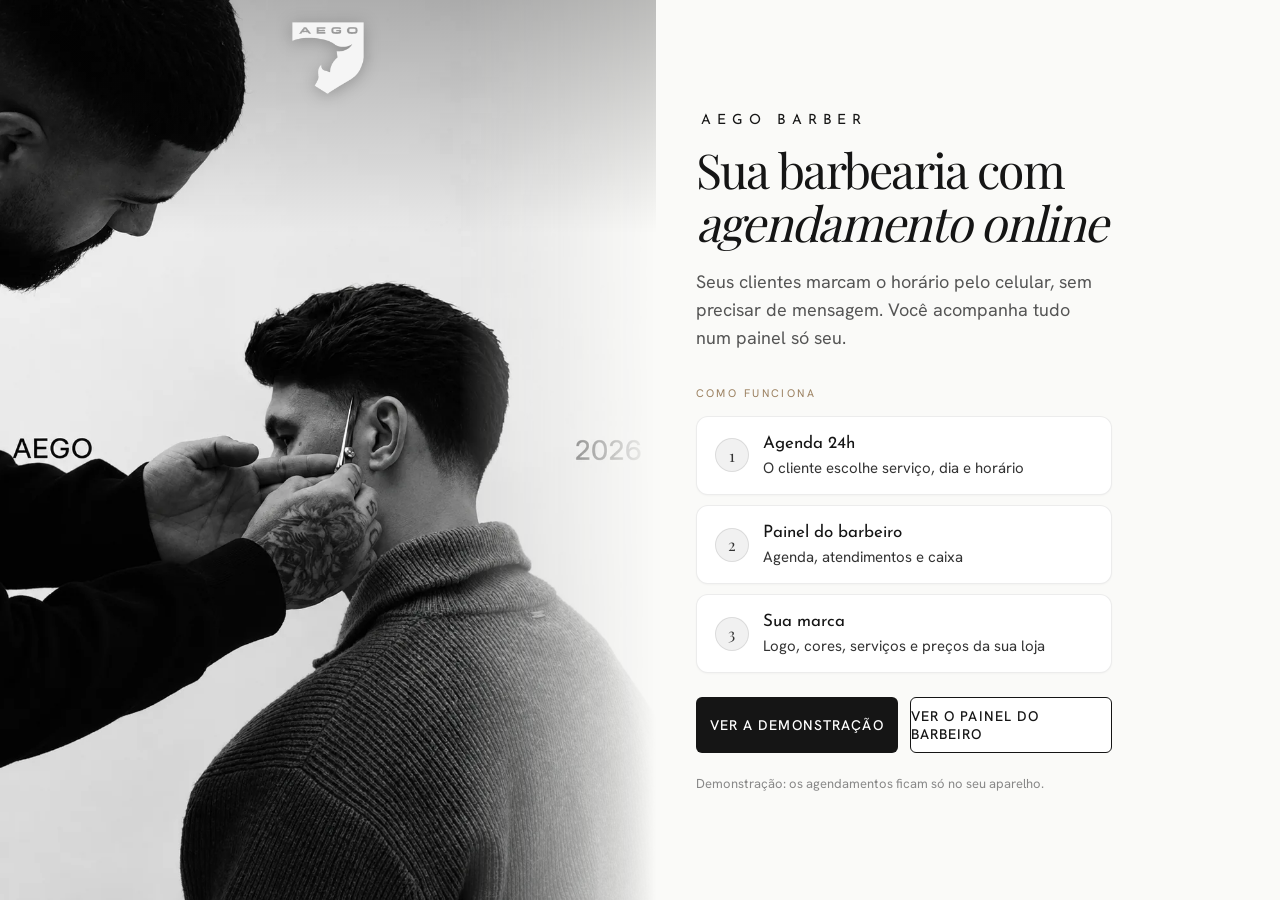
<file: index.html>
<!doctype html>
<html lang="pt-BR">
<head>
<meta charset="utf-8">
<meta name="viewport" content="width=device-width,initial-scale=1,viewport-fit=cover">
<title>AEGO Barber · Agendamento online para barbearias</title>
<meta name="description" content="Seus clientes marcam o horário pelo celular. Você acompanha tudo num painel só seu.">
<meta name="theme-color" content="#fafaf8">
<link rel="icon" href="/favicon.ico" sizes="any">
<link rel="icon" href="/demo/icons/favicon-32.png" sizes="32x32" type="image/png">
<link rel="apple-touch-icon" href="/demo/icons/apple-touch-icon.png">
<meta property="og:title" content="AEGO Barber">
<meta property="og:description" content="Agendamento online para barbearias.">
<meta property="og:image" content="https://aegobarber.vercel.app/demo/img/og.png">
<meta property="og:type" content="website">
<meta name="twitter:card" content="summary_large_image">

<link rel="preload" href="/demo/img/capa.webp" as="image">
<style>
@font-face{font-family:"Hanken Grotesk";src:url(/demo/fonts/hanken-grotesk.woff2) format("woff2");font-weight:100 900;font-display:swap}
@font-face{font-family:"Josefin";src:url(/demo/fonts/josefin.ttf) format("truetype");font-weight:100 700;font-display:swap}
@font-face{font-family:"Playfair";src:url(/demo/fonts/playfair.ttf) format("truetype");font-weight:400 900;font-display:swap}
*{box-sizing:border-box;margin:0;padding:0}
html,body{background:#fafaf8}
body{font-family:"Hanken Grotesk",system-ui,sans-serif;color:#151515;min-height:100vh;overflow-x:hidden;-webkit-font-smoothing:antialiased}
body::before{display:none;content:"";position:fixed;inset:-15%;z-index:-1;pointer-events:none;filter:blur(40px);
 background:radial-gradient(45% 22% at 8% 55%,rgba(184,150,110,.6),transparent 70%),radial-gradient(45% 22% at 95% 75%,rgba(196,166,128,.65),transparent 70%),radial-gradient(35% 20% at 80% 40%,rgba(255,255,255,.9),transparent 70%);
 animation:none}
@keyframes flutua{to{transform:translate3d(-4%,3%,0) scale(1.08)}}
@keyframes entra{from{transform:scale(1.14);opacity:0}to{transform:scale(1.02);opacity:1}}
@keyframes sobe{from{transform:translateY(14px);opacity:0}to{transform:none;opacity:1}}
.capa{position:relative;width:100%;max-width:560px;margin:0 auto;aspect-ratio:1122/1402;overflow:hidden}
.capa img.foto{display:block;width:100%;height:100%;object-fit:cover;object-position:center top;-webkit-mask-image:linear-gradient(180deg,#000 0%,#000 62%,rgba(0,0,0,.55) 80%,transparent 100%);mask-image:linear-gradient(180deg,#000 0%,#000 62%,rgba(0,0,0,.55) 80%,transparent 100%);animation:none!important;transform:none!important;filter:none!important;image-rendering:auto;backface-visibility:visible;will-change:auto}
@media (prefers-reduced-motion:reduce){.capa img.foto{animation:none!important}.capa,body::before{animation:none!important}}
.capa::after{content:"";position:absolute;inset:0;pointer-events:none;background:linear-gradient(180deg,rgba(0,0,0,.28),rgba(0,0,0,0) 26%,rgba(233,231,226,0) 70%,#fafaf8 100%)}
.capa img.logo{position:absolute;z-index:1;top:22px;left:50%;transform:translateX(-50%);width:72px;filter:drop-shadow(0 2px 8px rgba(0,0,0,.25))}
main{position:relative;z-index:1;max-width:520px;margin:-56px auto 0;padding:0 22px calc(40px + env(safe-area-inset-bottom));text-align:center}
:root{--marca-base:#171717;--marca-gold:#a98250;--marca-shine:#f4dfbd}

.marca{display:inline-block;position:relative;font-family:"Josefin",sans-serif;font-weight:400;font-size:14px;letter-spacing:.42em;padding-left:.42em;text-transform:uppercase;color:var(--marca-base);background-image:linear-gradient(105deg,var(--marca-base) 0%,var(--marca-base) 28%,var(--marca-gold) 40%,var(--marca-shine) 50%,var(--marca-gold) 60%,var(--marca-base) 72%,var(--marca-base) 100%);background-size:300% 100%;background-position:100% 50%;background-repeat:no-repeat;-webkit-background-clip:text;background-clip:text;-webkit-text-fill-color:transparent;animation:marcaFade 3.2s linear infinite!important;will-change:background-position}
@keyframes marcaFade{0%{background-position:100% 50%}100%{background-position:-100% 50%}}
h1{font-family:"Playfair",Georgia,serif;font-weight:400;font-size:clamp(30px,9vw,40px);line-height:1.12;padding-bottom:.08em;letter-spacing:-.035em;margin:14px 0 14px;animation:sobe .8s .45s both}
h1 em{font-style:italic;padding-right:.08em}
.lede{color:#555;font-size:16.5px;line-height:1.55;max-width:400px;margin:0 auto;animation:sobe .8s .6s both}
ul{list-style:none;display:grid;gap:10px;margin:28px 0 24px;text-align:left;animation:sobe .8s .75s both}
li{display:flex;gap:14px;align-items:center;padding:16px 18px;border-radius:12px;font-size:15px;color:#333;line-height:1.35;
 background:#fff;border:1px solid rgba(20,20,20,.08);
 box-shadow:0 1px 2px rgba(0,0,0,.03)}
li b{display:block;font-family:"Josefin",sans-serif;font-weight:400;font-size:17px;color:#151515;margin-bottom:2px}
li span.n{flex:none;width:34px;height:34px;border-radius:50%;display:grid;place-items:center;font-family:"Playfair",serif;font-size:16px;background:rgba(21,21,21,.06);border:1px solid rgba(21,21,21,.1)}
.btn{display:flex;align-items:center;justify-content:center;min-height:56px;margin-top:10px;border-radius:6px;font-weight:500;font-size:14px;text-transform:uppercase;text-decoration:none;letter-spacing:.08em;transition:transform .2s}
.btn:active{transform:scale(.97)}
.p{background:#151515;color:#fff}
.s{color:#151515;background:#fff;border:1px solid #151515}
.acoes{animation:sobe .8s .9s both}
small{display:block;margin-top:22px;color:#888;font-size:13px}
@media (prefers-reduced-motion:reduce){*:not(.marca){animation:none!important}.marca{animation:marcaFade 3.2s linear infinite!important;background-position:100% 50%;-webkit-text-fill-color:transparent}}
.sec{margin:34px 0 -12px;text-align:left;font-size:11px;letter-spacing:.22em;text-transform:uppercase;color:#9b8060}
@media (min-width:1000px){
 body{display:grid;grid-template-columns:minmax(0,1.05fr) minmax(0,1fr);min-height:100vh;align-items:center}
 .capa{position:sticky;top:0;height:100vh;max-width:none;aspect-ratio:auto;margin:0}
 .capa img.foto{-webkit-mask-image:linear-gradient(90deg,#000 0%,#000 70%,transparent 100%);mask-image:linear-gradient(90deg,#000 0%,#000 70%,transparent 100%)}
 .capa::after{background:linear-gradient(180deg,rgba(0,0,0,.25),rgba(0,0,0,0) 26%)}
 main{margin:0;max-width:520px;padding:56px 64px 56px 40px;text-align:left}
 h1{font-size:48px}
 .lede{margin:0;font-size:18px}
 .acoes{display:grid;grid-template-columns:1fr 1fr;gap:12px}
 .acoes .btn{margin-top:0}
}
</style>
<style>.marca{background:none!important;-webkit-text-fill-color:currentColor!important;color:var(--marca-base)!important;animation:aegoNomeIn .5s ease-out both!important}@keyframes aegoNomeIn{from{opacity:0}to{opacity:1}}@media (prefers-reduced-motion:reduce){.marca{animation:none!important}}</style>
</head>
<body>
<div class="capa">
  <img class="foto" src="/demo/img/capa.webp" alt="Barbeiro realizando acabamento em um corte" width="1122" height="1402" fetchpriority="high" decoding="async" loading="eager">
  <img class="logo" src="/demo/img/aego-logo.png" alt="AEGO">
</div>
<main>
  <div class="marca">AEGO Barber</div>
  <h1>Sua barbearia com <em>agendamento online</em></h1>
  <p class="lede">Seus clientes marcam o horário pelo celular, sem precisar de mensagem. Você acompanha tudo num painel só seu.</p>
  <p class="sec">Como funciona</p>
  <ul>
    <li><span class="n">1</span><div><b>Agenda 24h</b>O cliente escolhe serviço, dia e horário</div></li>
    <li><span class="n">2</span><div><b>Painel do barbeiro</b>Agenda, atendimentos e caixa</div></li>
    <li><span class="n">3</span><div><b>Sua marca</b>Logo, cores, serviços e preços da sua loja</div></li>
  </ul>
  <div class="acoes">
    <a class="btn p" href="/demo/">Ver a demonstração</a>
    <a class="btn s" href="/demo/painel.html">Ver o painel do barbeiro</a>
  </div>
  <small>Demonstração: os agendamentos ficam só no seu aparelho.</small>
</main>
</body>
</html>
</file>
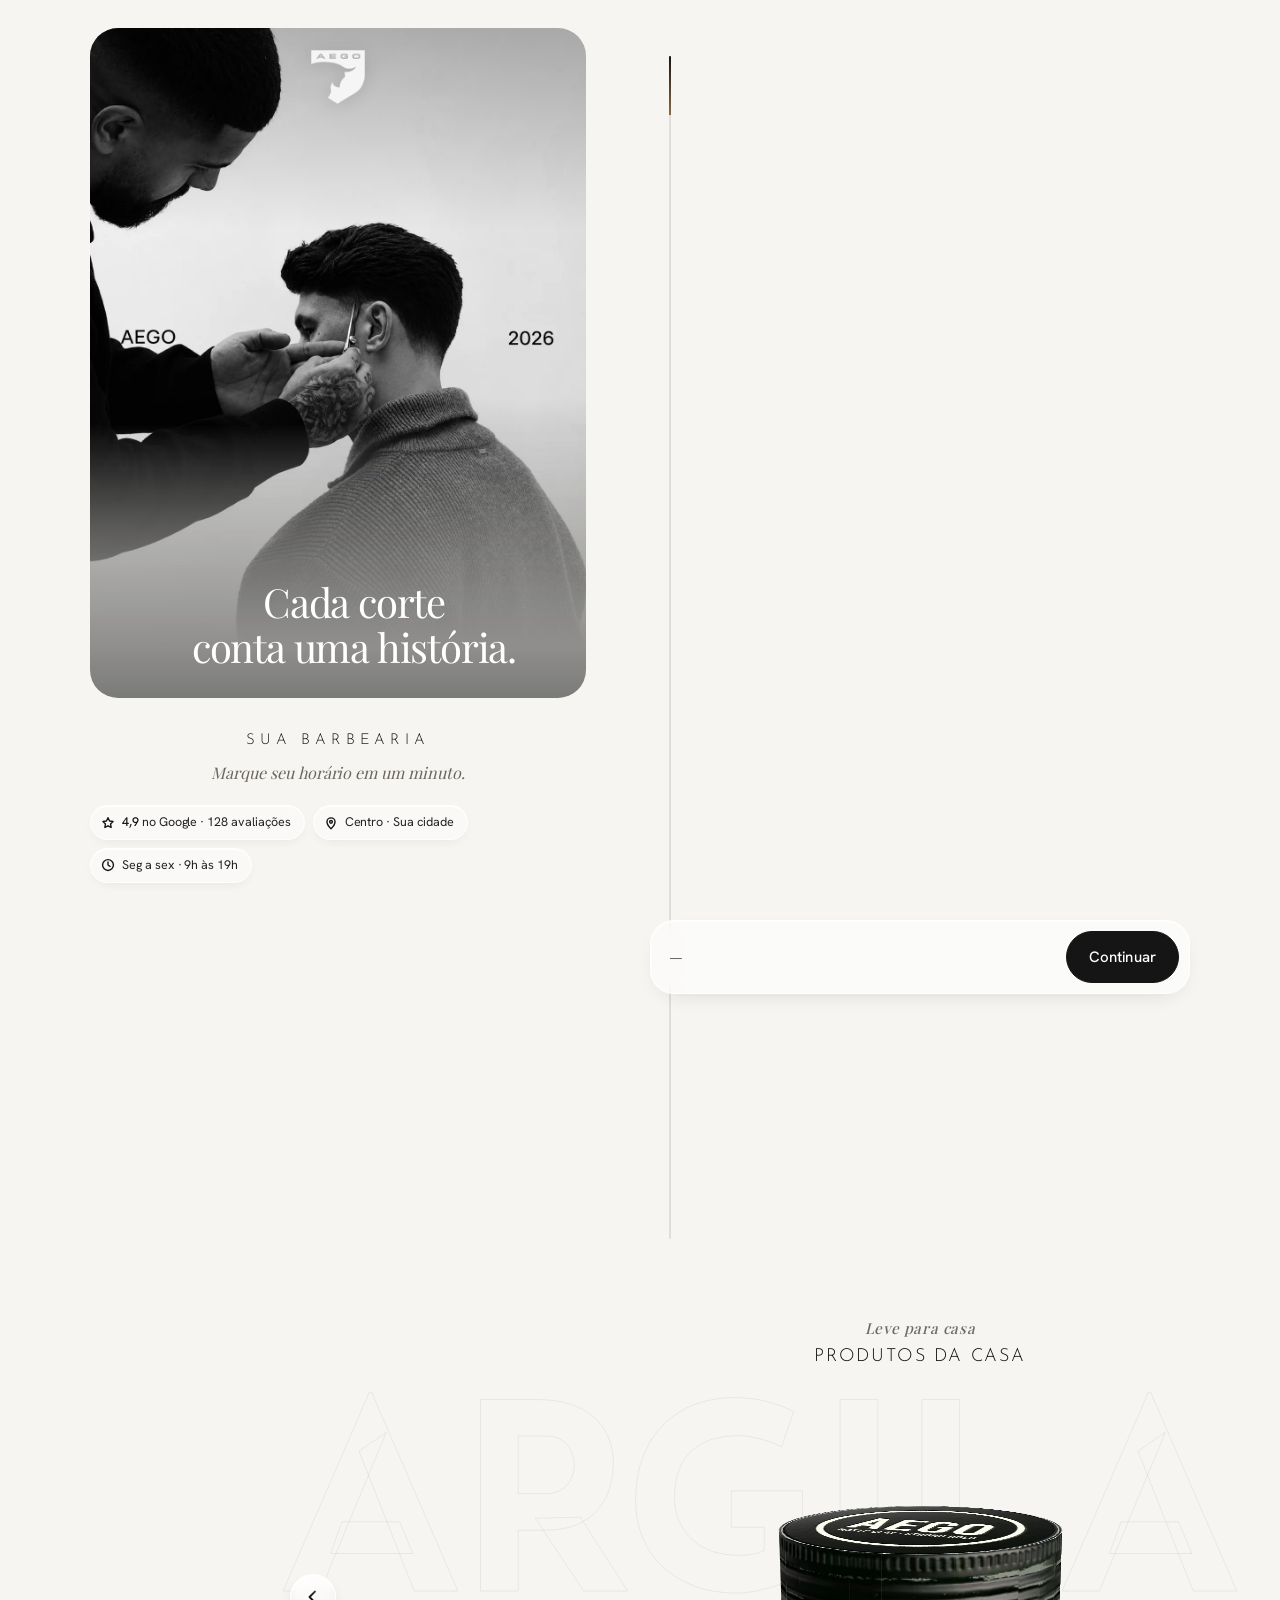
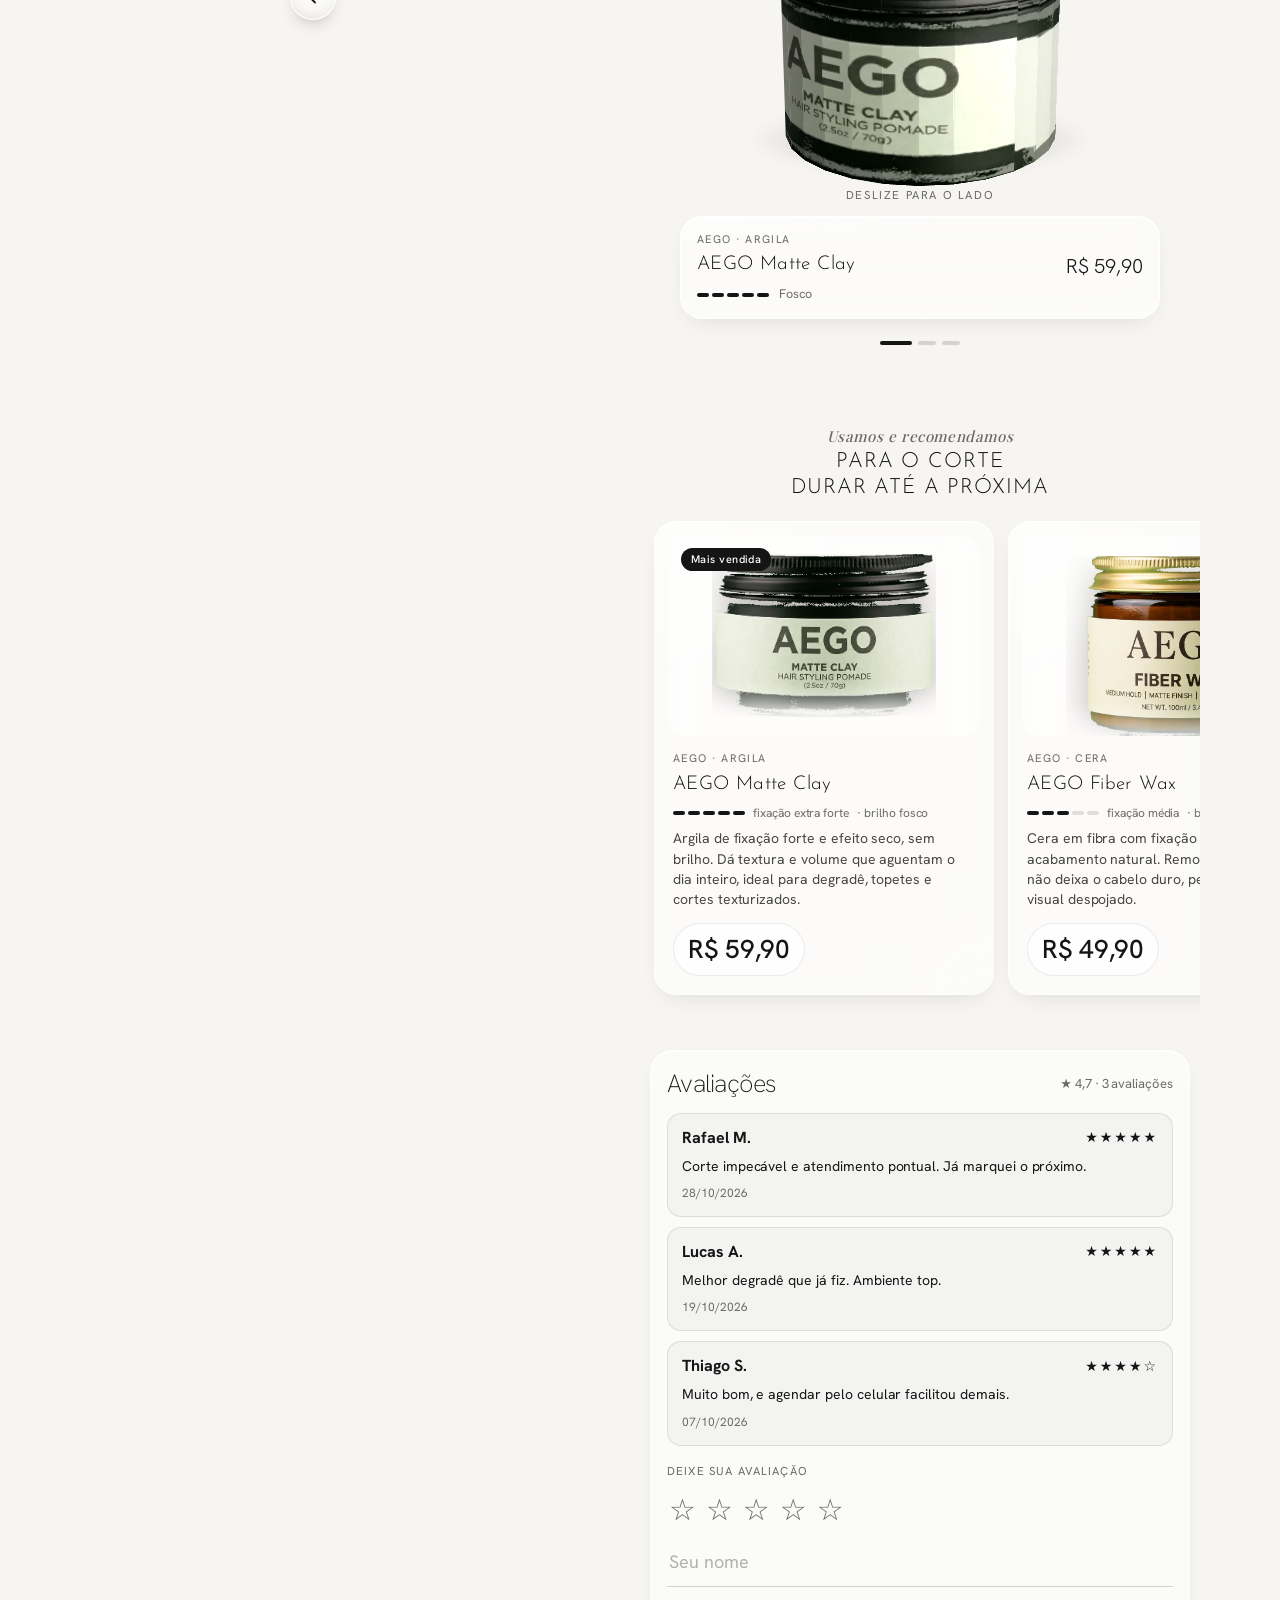
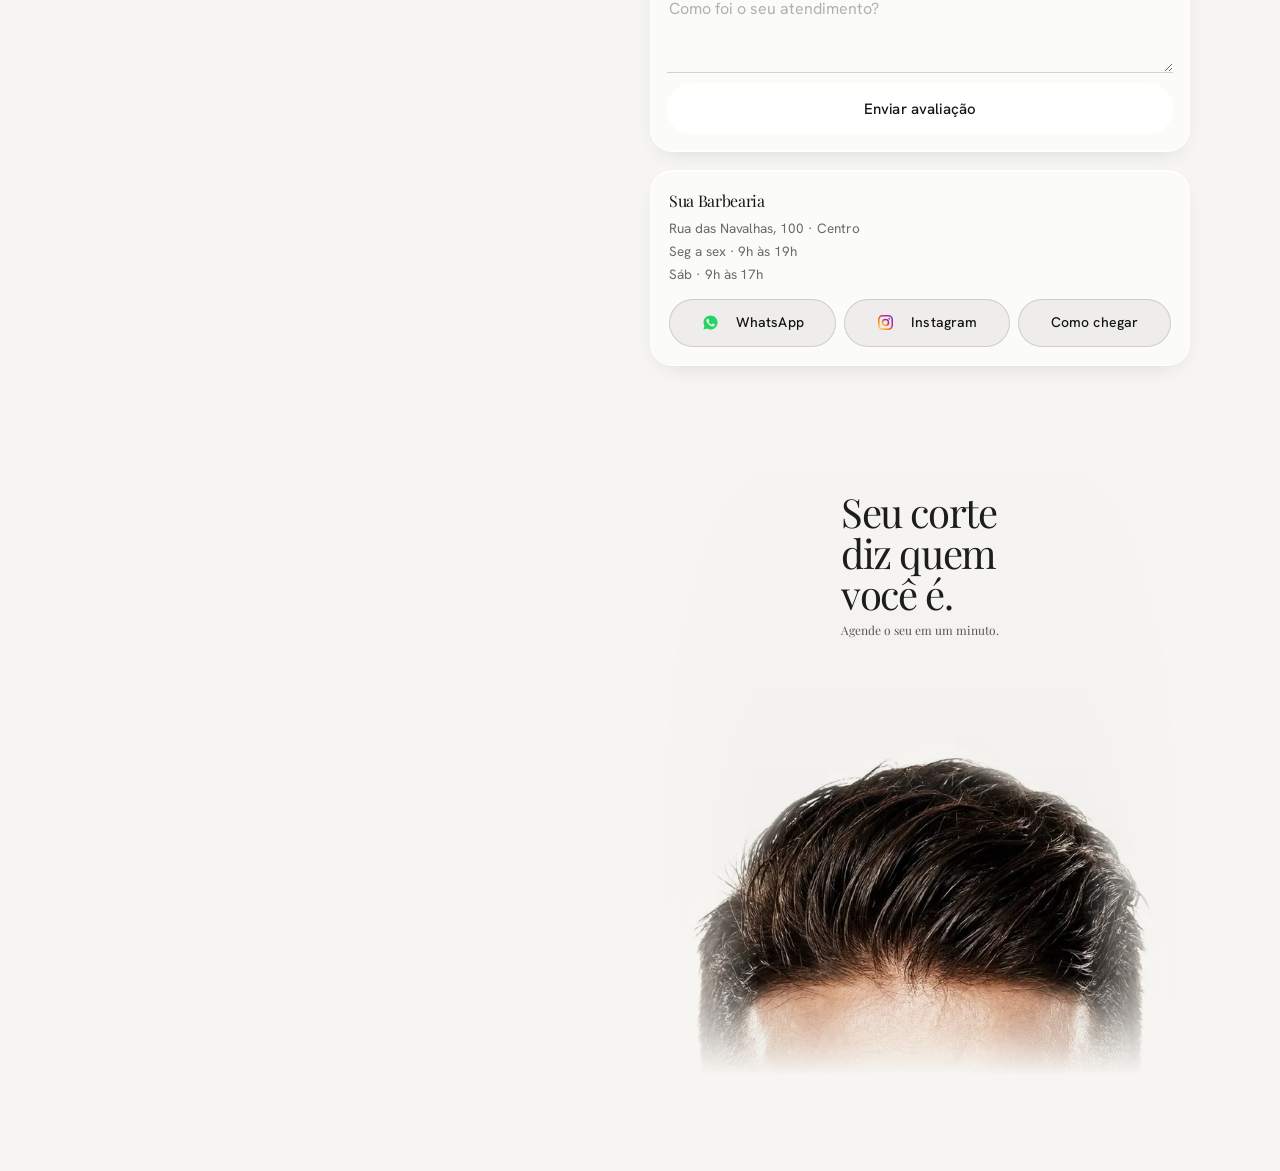
<file: demo/index.html>
<!doctype html>
<html lang="pt-BR" data-intro="cliente">
<head>
<meta charset="utf-8">
<meta http-equiv="Content-Security-Policy" content="default-src 'self'; script-src 'self' https://www.gstatic.com/firebasejs/; style-src 'self' 'unsafe-inline'; img-src 'self' data: blob:; font-src 'self'; connect-src 'self' https://firestore.googleapis.com https://identitytoolkit.googleapis.com https://securetoken.googleapis.com https://content-firebaseappcheck.googleapis.com; manifest-src 'self'; worker-src 'self'; frame-src 'none'; object-src 'none'; base-uri 'self'; form-action 'none'">
<meta name="referrer" content="strict-origin-when-cross-origin">
<meta name="viewport" content="width=device-width, initial-scale=1, viewport-fit=cover">
<meta name="theme-color" content="#0b0b0b">
<!--loja:head--><title>Agendar · Sua Barbearia</title>
<meta name="description" content="Agende seu horário na Sua Barbearia, Centro · Sua cidade.">
<meta name="apple-mobile-web-app-title" content="Sua Barbearia"><!--/loja:head-->
<meta property="og:title" content="AEGO Barber">
<meta property="og:description" content="Agendamento online para barbearias.">
<meta property="og:image" content="https://aegobarber.vercel.app/demo/img/og.png">
<meta property="og:type" content="website">
<meta name="twitter:card" content="summary_large_image">
<link rel="manifest" href="manifest.json">
<link rel="icon" href="icons/favicon-32.png" sizes="32x32">
<link rel="apple-touch-icon" href="icons/apple-touch-icon.png">
<link rel="preconnect" href="https://www.gstatic.com" crossorigin>
<link rel="preconnect" href="https://firestore.googleapis.com" crossorigin>
<link rel="preload" href="fonts/hanken-grotesk.woff2" as="font" type="font/woff2" crossorigin>
<link rel="stylesheet" href="style.css">
<link rel="stylesheet" href="aego-pro.css">
<script src="loja.config.js"></script>
<script src="boot.js"></script>
<script src="tema.js" defer></script>
<script src="firebase-config.js" defer></script>
<script src="icones.js" defer></script>
<script src="comum.js" defer></script>
<script src="db-firebase.js" defer></script>
<script src="db-demo.js" defer></script>
<script src="agendar.js" defer></script>
<script src="trilha.js" defer></script>
<script src="avaliacoes.js" defer></script>
<script src="produto3d.js" defer></script>
<script src="loja-produtos.js" defer></script>
</head>
<body class="pg-cliente">
<div id="intro" class="abertura" aria-hidden="true" data-sub="Agendamento online"></div>
<div class="fundo" aria-hidden="true"><span class="fundo-luz"></span><span class="fundo-luz2"></span></div>

<main id="fluxo" class="wrap">
  <header class="hero">
    <div class="capa rise" style="--i:0">
      <img class="capa-img" src="img/capa.webp" alt="Barbeiro realizando acabamento em um corte" width="1122" height="1402" fetchpriority="high" decoding="async" loading="eager">
      <img class="capa-logo" src="img/aego-logo.png" alt="AEGO">
      <p class="capa-frase">Cada corte<br>conta uma história.</p>
    </div>
    <h1 class="hero-nome rise" style="--i:1" data-loja="nome"></h1>
    <p class="hero-lede rise" style="--i:2" data-loja="slogan"></p>
    <ul class="trust rise" style="--i:3" id="trust" aria-label="Sobre a barbearia"></ul>
  </header>

  <section class="works rise hidden" style="--i:4" id="works" aria-label="Trabalhos da casa">
    <span class="eyebrow">Trabalhos da casa</span>
    <div class="marquee" id="marquee"><div class="marquee-track" id="mtrack"></div></div>
  </section>

  <div class="trilha" id="trilha"><div class="trilha-linha" aria-hidden="true"><i id="trilhaFill"></i></div>
  <section class="step gl rise" style="--i:4" id="s1" aria-labelledby="t1">
    <div class="step-head"><span class="step-dot" aria-hidden="true"></span><h2 class="step-title" id="t1">Serviço</h2><span class="step-note">pode escolher mais de um</span></div>
    <ul class="list" id="servicos" role="radiogroup" aria-labelledby="t1"></ul>
  </section>

  <section class="step gl is-locked rise" style="--i:5" id="s2" aria-labelledby="t2">
    <div class="step-head"><span class="step-dot" aria-hidden="true"></span><h2 class="step-title" id="t2">Dia</h2><span class="step-note" id="mes"></span></div>
    <div class="chips" id="dias" role="radiogroup" aria-labelledby="t2"></div>
    <button type="button" class="btn opt cal-abrir hidden" id="calAbrir" aria-haspopup="dialog" aria-controls="cal">
      <svg viewBox="0 0 18 18" aria-hidden="true"><path d="M3 5.2h12v10H3zM3 8h12M6.2 2.8v3M11.8 2.8v3"/></svg>
      <span id="calAbrirT">Ver calendário</span></button>
  </section>

  <section class="step gl is-locked rise" style="--i:6" id="s3" aria-labelledby="t3">
    <div class="step-head"><span class="step-dot" aria-hidden="true"></span><h2 class="step-title" id="t3">Horário</h2><span class="step-note" id="nlivres"></span></div>
    <p class="msg hidden" id="msg-horario" role="alert"></p>
    <div id="horarios"><p class="muted small">Escolha o serviço e o dia para ver os horários livres.</p></div>
  </section>

  <section class="step gl is-locked rise" style="--i:7" id="s4" aria-labelledby="t4">
    <div class="step-head"><span class="step-dot" aria-hidden="true"></span><h2 class="step-title" id="t4">Seus dados</h2></div>
    <label class="field" id="f-nome">
      <span class="field-label">Nome</span>
      <input class="input" id="nome" type="text" autocomplete="name" autocapitalize="words" placeholder="Como prefere ser chamado" maxlength="60" minlength="2">
      <span class="field-hint hidden">Digite seu nome (2 a 60 letras).</span>
    </label>
    <label class="field" id="f-zap">
      <span class="field-label">WhatsApp</span>
      <input class="input num" id="zap" type="tel" inputmode="numeric" autocomplete="tel-national" placeholder="(00) 9 0000-0000" maxlength="20">
      <span class="field-hint">Só para a barbearia confirmar com você.</span>
    </label>
  </section>
  </div>

  <!-- VITRINE: pomadas e produtos da casa (cadastrados no painel com IA) -->
  <section class="vitrine" id="vitrine" aria-labelledby="vtT" hidden>
    <div class="vt-pin" id="vtPin">
      <div class="vt-stage" id="vtStage">
        <div class="vt-big" id="vtBig" aria-hidden="true"></div>
        <div class="vt-titulo"><span class="eyebrow">Leve para casa</span><h2 id="vtT">Produtos da casa</h2></div>
        <div class="vt-3d" id="vt3d" aria-hidden="true"></div>
        <p class="vt-dica" id="vtDica">Deslize para o lado</p>
        <button class="vt-seta vt-ant lg" type="button" id="vtAnt" aria-label="Produto anterior"><svg viewBox="0 0 18 18" aria-hidden="true"><path d="M11 3.5L5.5 9l5.5 5.5"/></svg></button>
        <button class="vt-seta vt-prox lg" type="button" id="vtProx" aria-label="Próximo produto"><svg viewBox="0 0 18 18" aria-hidden="true"><path d="M7 3.5L12.5 9 7 14.5"/></svg></button>
        <div class="vt-prog" id="vtProg" aria-hidden="true"></div>
        <div class="vt-info lg" id="vtInfo"></div>
      </div>
    </div>
    <div class="vt-stack">
      <div class="vt-stack-h"><span class="eyebrow">Usamos e recomendamos</span><h2>Para o corte<br>durar até a próxima</h2></div>
      <div id="vtCards" class="vt-trilho"></div>
    </div>
  </section>

  <section class="step gl av-sec" id="avaliacoes" aria-labelledby="tav">
    <div class="step-head"><h2 class="step-title" id="tav">Avaliações</h2><span class="step-note" id="av-media"></span></div>
    <ul class="av-lista" id="av-lista"></ul>
    <form class="av-form" id="av-form" novalidate>
      <span class="field-label">Deixe sua avaliação</span>
      <div class="av-estrelas" id="av-estrelas" role="radiogroup" aria-label="Nota de 1 a 5"></div>
      <input class="input" id="av-nome" type="text" placeholder="Seu nome" maxlength="40" autocomplete="name">
      <textarea class="input av-txt" id="av-txt" placeholder="Como foi o seu atendimento?" maxlength="280" rows="3"></textarea>
      <p class="msg hidden" id="av-msg" role="status"></p>
      <button class="btn opt" type="submit">Enviar avaliação</button>
    </form>
  </section>

  <footer class="foot gl" id="rodape"></footer>
  <section class="final" id="final" aria-hidden="true">
    <img class="final-img" src="img/final.webp" alt="" width="736" height="920" loading="lazy">
    <p class="final-txt">Seu corte<br>diz quem<br>você é.<small>Agende o seu em um minuto.</small></p>
  </section>
  <div class="bar-spacer bar-spacer-final"></div>
</main>

<main id="sucesso" class="wrap hidden" aria-live="polite"></main>

<!-- barra inferior flutuante -->
<div class="bar glass" id="bar">
  <div class="bar-in">
    <div class="bar-sum">
      <div class="bar-sum-1" id="sum1">—</div>
      <div class="bar-sum-2" id="sum2"></div>
    </div>
    <button class="btn btn-primary" id="continuar" type="button">Continuar</button>
  </div>
</div>

<!-- sheet de confirmação -->
<div class="scrim" id="scrim"></div>
<div class="sheet glass" id="sheet" role="dialog" aria-modal="true" aria-labelledby="sheet-t">
  <div class="sheet-grab"></div>
  <p class="eyebrow">Confirme seu horário</p>
  <h2 id="sheet-t" style="margin-top:6px">Tudo certo?</h2>
  <div class="kv" id="sheet-kv"></div>
  <p class="msg hidden" id="sheet-msg" role="alert"></p>
  <div class="sheet-actions">
    <button class="btn btn-primary btn-block" id="confirmar" type="button">Confirmar agendamento</button>
    <button class="btn btn-text btn-block" id="voltar" type="button">Voltar e ajustar</button>
  </div>
</div>

<!-- calendário do mês (abre de baixo) -->
<div class="scrim" id="calScrim"></div>
<div class="sheet glass cal" id="cal" role="dialog" aria-modal="true" aria-labelledby="calT" aria-hidden="true">
  <div class="sheet-grab"></div>
  <div class="cal-head">
    <button type="button" class="ibtn opt" id="calAnt" aria-label="Mês anterior"><svg viewBox="0 0 18 18" aria-hidden="true"><path d="M11 3.5L5.5 9l5.5 5.5"/></svg></button>
    <h2 class="cal-t" id="calT" aria-live="polite"></h2>
    <button type="button" class="ibtn opt" id="calProx" aria-label="Próximo mês"><svg viewBox="0 0 18 18" aria-hidden="true"><path d="M7 3.5L12.5 9 7 14.5"/></svg></button>
  </div>
  <div class="cal-sem" aria-hidden="true"><span>D</span><span>S</span><span>T</span><span>Q</span><span>Q</span><span>S</span><span>S</span></div>
  <div class="cal-grade" id="calGrade" role="group" aria-labelledby="calT"></div>
  <p class="cal-leg small muted"><span class="cal-leg-hoje" aria-hidden="true"></span>hoje · dias apagados estão fechados</p>
  <button class="btn btn-text btn-block" id="calFechar" type="button">Fechar</button>
</div>

<!-- folha do produto (3D para girar + reservar) -->
<div class="scrim" id="pdScrim"></div>
<div class="sheet glass" id="pdSheet" role="dialog" aria-modal="true" aria-labelledby="pdT" aria-hidden="true">
  <div class="sheet-grab"></div>
  <div id="pdBody"></div>
  <div class="sheet-actions">
    <a class="btn btn-primary btn-block" id="pdZap" href="#" target="_blank" rel="noopener noreferrer">Reservar pelo WhatsApp</a>
    <button class="btn btn-text btn-block" id="pdFechar" type="button">Fechar</button>
  </div>
</div>

<div class="toast glass" id="toast" role="status" aria-live="polite"></div>

</body>
</html>
</file>
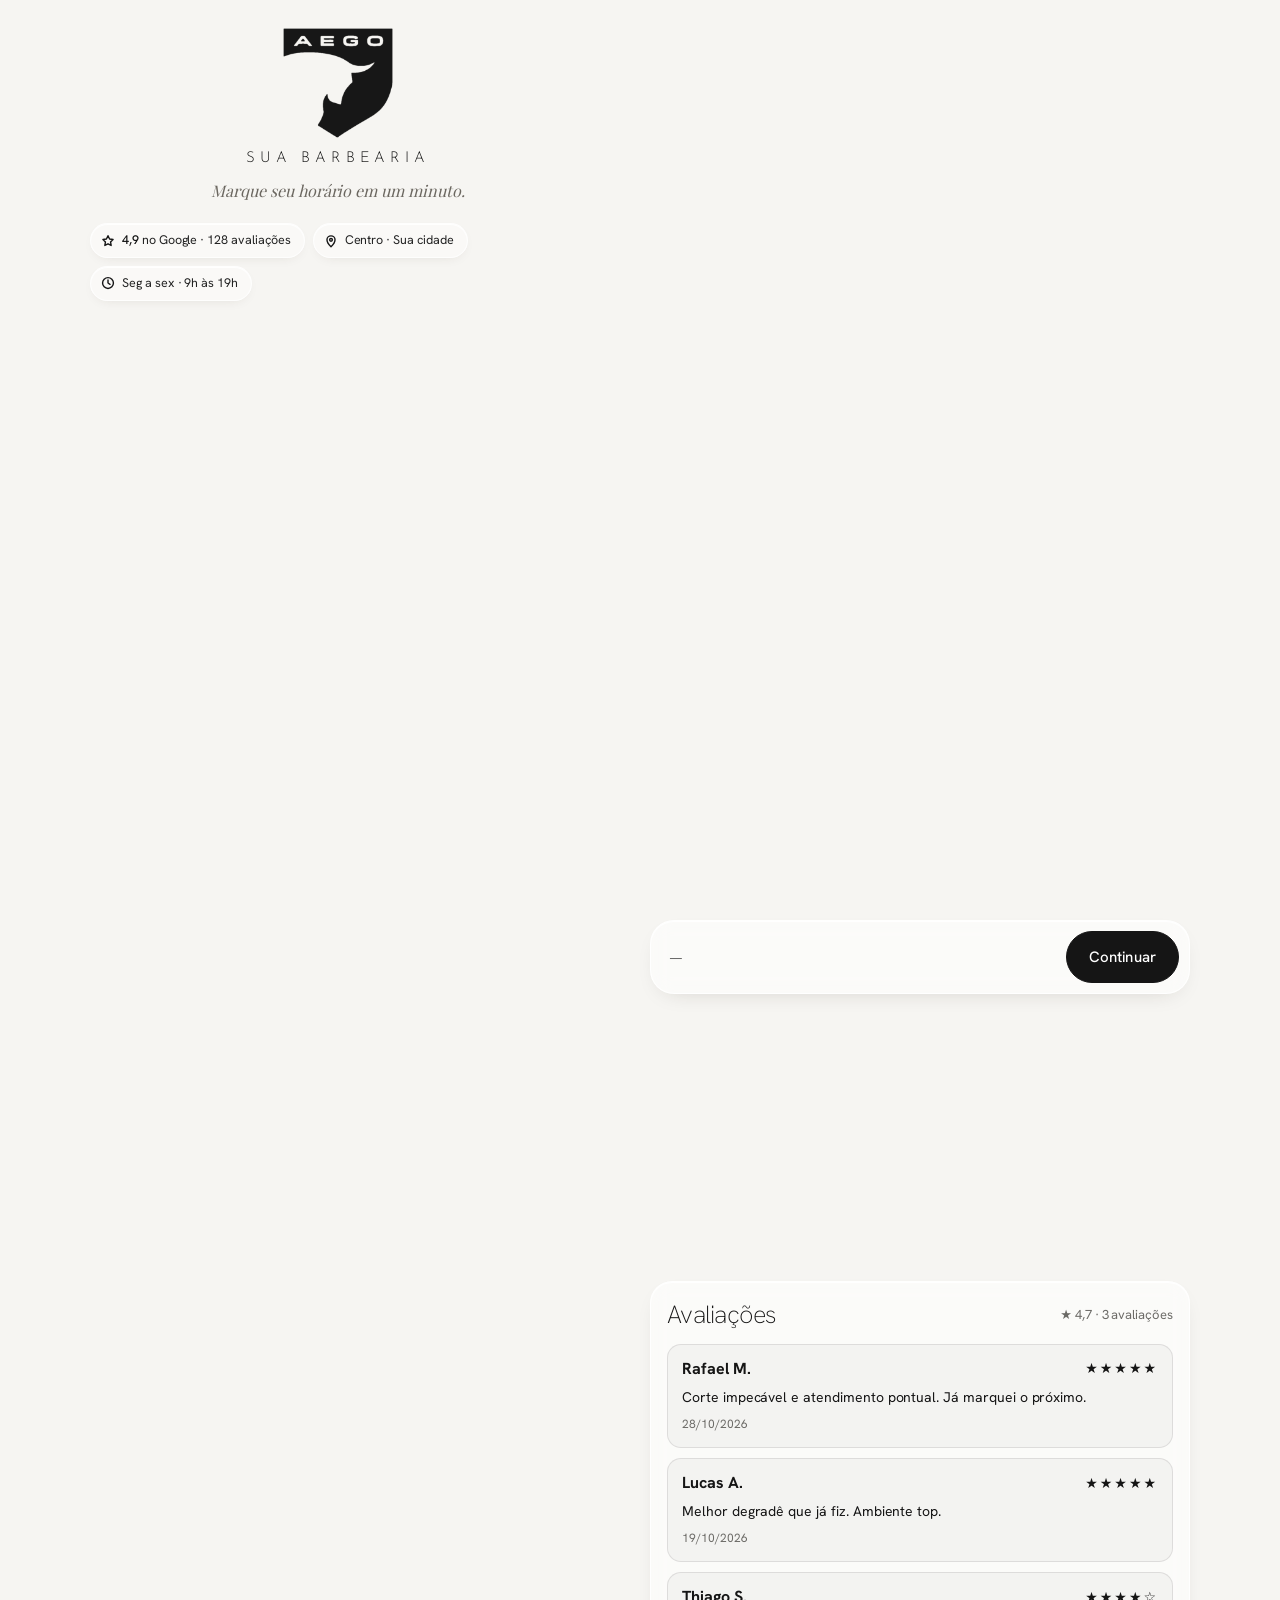
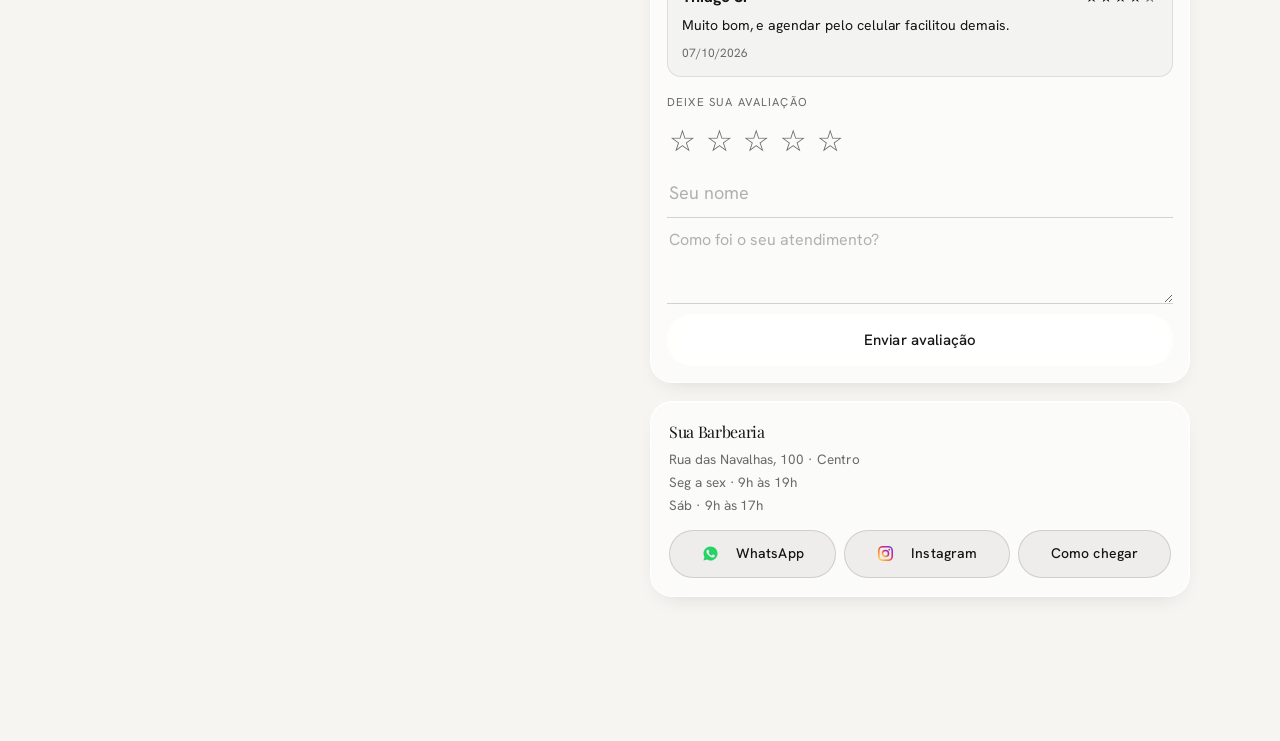
<file: demo/agendar.html>
<!doctype html>
<html lang="pt-BR" data-intro="cliente">
<head>
<meta charset="utf-8">
<meta http-equiv="Content-Security-Policy" content="default-src 'self'; script-src 'self' https://www.gstatic.com/firebasejs/; style-src 'self' 'unsafe-inline'; img-src 'self' data:; font-src 'self'; connect-src 'self' https://firestore.googleapis.com https://identitytoolkit.googleapis.com https://securetoken.googleapis.com https://content-firebaseappcheck.googleapis.com; manifest-src 'self'; worker-src 'self'; frame-src 'none'; object-src 'none'; base-uri 'self'; form-action 'none'">
<meta name="referrer" content="strict-origin-when-cross-origin">
<meta name="viewport" content="width=device-width, initial-scale=1, viewport-fit=cover">
<meta name="theme-color" content="#0b0b0b">
<!--loja:head--><title>Agendar · Sua Barbearia</title>
<meta name="description" content="Agende seu horário na Sua Barbearia, Centro · Sua cidade.">
<meta name="apple-mobile-web-app-title" content="Sua Barbearia"><!--/loja:head-->
<meta property="og:title" content="AEGO Barber">
<meta property="og:description" content="Agendamento online para barbearias.">
<meta property="og:image" content="https://aegobarber.vercel.app/demo/img/og.png">
<meta property="og:type" content="website">
<meta name="twitter:card" content="summary_large_image">
<link rel="manifest" href="manifest.json">
<link rel="icon" href="icons/favicon-32.png" sizes="32x32">
<link rel="apple-touch-icon" href="icons/apple-touch-icon.png">
<link rel="preconnect" href="https://www.gstatic.com" crossorigin>
<link rel="preconnect" href="https://firestore.googleapis.com" crossorigin>
<link rel="preload" href="fonts/hanken-grotesk.woff2" as="font" type="font/woff2" crossorigin>
<link rel="stylesheet" href="style.css">
<link rel="stylesheet" href="aego-pro.css">
<script src="loja.config.js"></script>
<script src="boot.js"></script>
<script src="firebase-config.js" defer></script>
<script src="icones.js" defer></script>
<script src="comum.js" defer></script>
<script src="db-firebase.js" defer></script>
<script src="db-demo.js" defer></script>
<script src="agendar.js" defer></script>
<script src="avaliacoes.js" defer></script>
</head>
<body class="pg-cliente">
<div id="intro" class="abertura" aria-hidden="true" data-sub="Agendamento online"></div>
<div class="fundo" aria-hidden="true"><span class="fundo-luz"></span><span class="fundo-luz2"></span></div>

<main id="fluxo" class="wrap">
  <header class="hero">
    <a class="logo-wrap rise" style="--i:0" href="index.html" data-marca="marca-hero" aria-label="Início"></a>
    <h1 class="hero-nome rise" style="--i:1" data-loja="nome"></h1>
    <p class="hero-lede rise" style="--i:2" data-loja="slogan"></p>
    <ul class="trust rise" style="--i:3" id="trust" aria-label="Sobre a barbearia"></ul>
  </header>

  <section class="works rise hidden" style="--i:4" id="works" aria-label="Trabalhos da casa">
    <span class="eyebrow">Trabalhos da casa</span>
    <div class="marquee" id="marquee"><div class="marquee-track" id="mtrack"></div></div>
  </section>

  <section class="step gl rise" style="--i:4" id="s1" aria-labelledby="t1">
    <div class="step-head"><span class="step-dot" aria-hidden="true"></span><h2 class="step-title" id="t1">Serviço</h2></div>
    <ul class="list" id="servicos" role="radiogroup" aria-labelledby="t1"></ul>
  </section>

  <section class="step gl is-locked rise" style="--i:5" id="s2" aria-labelledby="t2">
    <div class="step-head"><span class="step-dot" aria-hidden="true"></span><h2 class="step-title" id="t2">Dia</h2><span class="step-note" id="mes"></span></div>
    <div class="chips" id="dias" role="radiogroup" aria-labelledby="t2"></div>
    <button type="button" class="btn opt cal-abrir hidden" id="calAbrir" aria-haspopup="dialog" aria-controls="cal">
      <svg viewBox="0 0 18 18" aria-hidden="true"><path d="M3 5.2h12v10H3zM3 8h12M6.2 2.8v3M11.8 2.8v3"/></svg>
      <span id="calAbrirT">Ver calendário</span></button>
  </section>

  <section class="step gl is-locked rise" style="--i:6" id="s3" aria-labelledby="t3">
    <div class="step-head"><span class="step-dot" aria-hidden="true"></span><h2 class="step-title" id="t3">Horário</h2><span class="step-note" id="nlivres"></span></div>
    <p class="msg hidden" id="msg-horario" role="alert"></p>
    <div id="horarios"><p class="muted small">Escolha o serviço e o dia para ver os horários livres.</p></div>
  </section>

  <section class="step gl is-locked rise" style="--i:7" id="s4" aria-labelledby="t4">
    <div class="step-head"><span class="step-dot" aria-hidden="true"></span><h2 class="step-title" id="t4">Seus dados</h2></div>
    <label class="field" id="f-nome">
      <span class="field-label">Nome</span>
      <input class="input" id="nome" type="text" autocomplete="name" autocapitalize="words" placeholder="Como prefere ser chamado" maxlength="60" minlength="2">
      <span class="field-hint hidden">Digite seu nome (2 a 60 letras).</span>
    </label>
    <label class="field" id="f-zap">
      <span class="field-label">WhatsApp</span>
      <input class="input num" id="zap" type="tel" inputmode="numeric" autocomplete="tel-national" placeholder="(00) 9 0000-0000" maxlength="20">
      <span class="field-hint">Só para a barbearia confirmar com você.</span>
    </label>
  </section>

  <section class="step gl av-sec" id="avaliacoes" aria-labelledby="tav">
    <div class="step-head"><h2 class="step-title" id="tav">Avaliações</h2><span class="step-note" id="av-media"></span></div>
    <ul class="av-lista" id="av-lista"></ul>
    <form class="av-form" id="av-form" novalidate>
      <span class="field-label">Deixe sua avaliação</span>
      <div class="av-estrelas" id="av-estrelas" role="radiogroup" aria-label="Nota de 1 a 5"></div>
      <input class="input" id="av-nome" type="text" placeholder="Seu nome" maxlength="40" autocomplete="name">
      <textarea class="input av-txt" id="av-txt" placeholder="Como foi o seu atendimento?" maxlength="280" rows="3"></textarea>
      <p class="msg hidden" id="av-msg" role="status"></p>
      <button class="btn opt" type="submit">Enviar avaliação</button>
    </form>
  </section>

  <footer class="foot gl" id="rodape"></footer>
  <div class="bar-spacer"></div>
</main>

<main id="sucesso" class="wrap hidden" aria-live="polite"></main>

<!-- barra inferior flutuante -->
<div class="bar glass" id="bar">
  <div class="bar-in">
    <div class="bar-sum">
      <div class="bar-sum-1" id="sum1">—</div>
      <div class="bar-sum-2" id="sum2"></div>
    </div>
    <button class="btn btn-primary" id="continuar" type="button">Continuar</button>
  </div>
</div>

<!-- sheet de confirmação -->
<div class="scrim" id="scrim"></div>
<div class="sheet glass" id="sheet" role="dialog" aria-modal="true" aria-labelledby="sheet-t">
  <div class="sheet-grab"></div>
  <p class="eyebrow">Confirme seu horário</p>
  <h2 id="sheet-t" style="margin-top:6px">Tudo certo?</h2>
  <div class="kv" id="sheet-kv"></div>
  <p class="msg hidden" id="sheet-msg" role="alert"></p>
  <div class="sheet-actions">
    <button class="btn btn-primary btn-block" id="confirmar" type="button">Confirmar agendamento</button>
    <button class="btn btn-text btn-block" id="voltar" type="button">Voltar e ajustar</button>
  </div>
</div>

<!-- calendário do mês (abre de baixo) -->
<div class="scrim" id="calScrim"></div>
<div class="sheet glass cal" id="cal" role="dialog" aria-modal="true" aria-labelledby="calT" aria-hidden="true">
  <div class="sheet-grab"></div>
  <div class="cal-head">
    <button type="button" class="ibtn opt" id="calAnt" aria-label="Mês anterior"><svg viewBox="0 0 18 18" aria-hidden="true"><path d="M11 3.5L5.5 9l5.5 5.5"/></svg></button>
    <h2 class="cal-t" id="calT" aria-live="polite"></h2>
    <button type="button" class="ibtn opt" id="calProx" aria-label="Próximo mês"><svg viewBox="0 0 18 18" aria-hidden="true"><path d="M7 3.5L12.5 9 7 14.5"/></svg></button>
  </div>
  <div class="cal-sem" aria-hidden="true"><span>D</span><span>S</span><span>T</span><span>Q</span><span>Q</span><span>S</span><span>S</span></div>
  <div class="cal-grade" id="calGrade" role="group" aria-labelledby="calT"></div>
  <p class="cal-leg small muted"><span class="cal-leg-hoje" aria-hidden="true"></span>hoje · dias apagados estão fechados</p>
  <button class="btn btn-text btn-block" id="calFechar" type="button">Fechar</button>
</div>

<div class="toast glass" id="toast" role="status" aria-live="polite"></div>

</body>
</html>
</file>
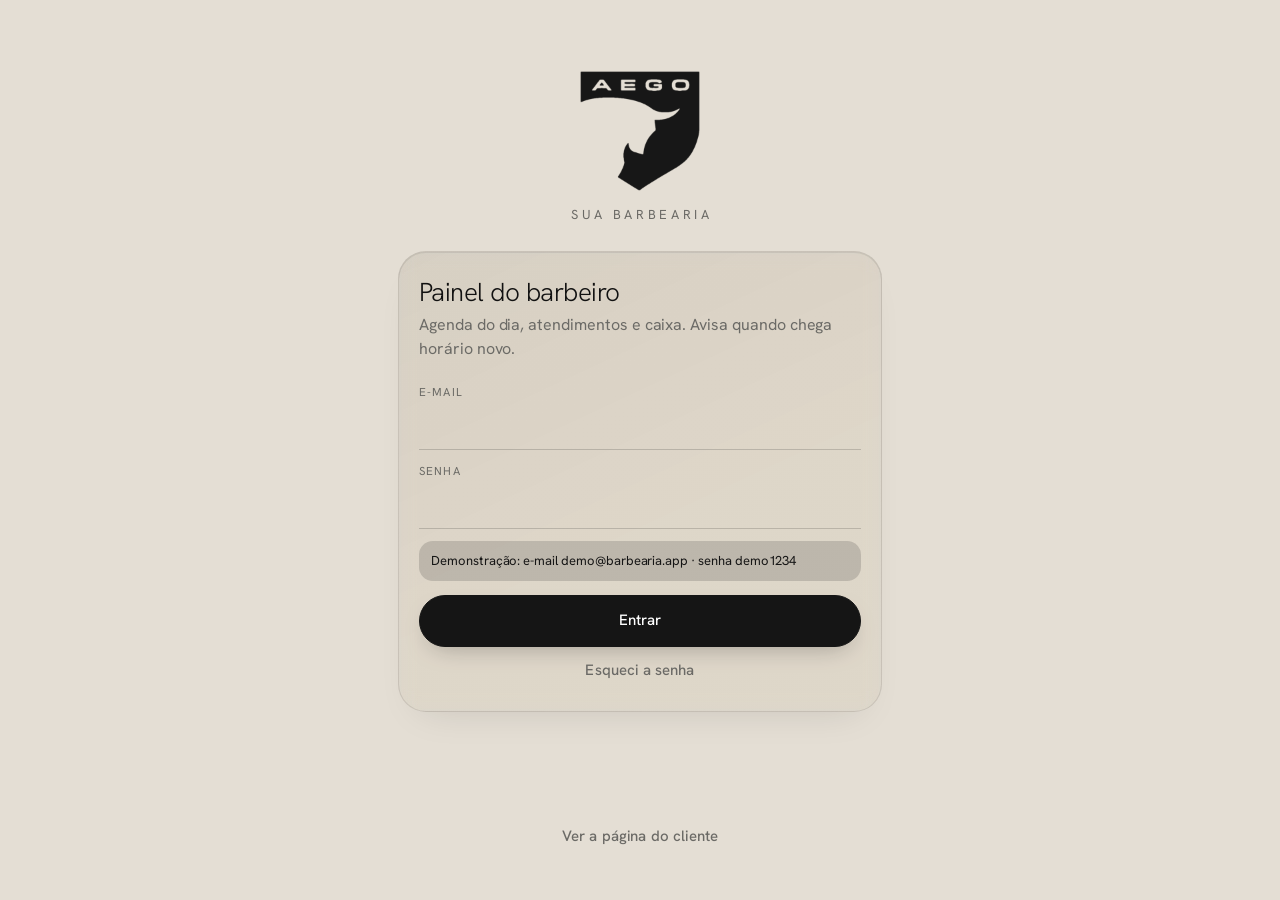
<file: demo/painel.html>
<!doctype html>
<html lang="pt-BR" data-intro="painel">
<head>
<meta charset="utf-8">
<meta http-equiv="Content-Security-Policy" content="default-src 'self'; script-src 'self' https://www.gstatic.com/firebasejs/; style-src 'self' 'unsafe-inline'; img-src 'self' data: blob:; font-src 'self'; connect-src 'self' https://firestore.googleapis.com https://identitytoolkit.googleapis.com https://securetoken.googleapis.com https://content-firebaseappcheck.googleapis.com; manifest-src 'self'; worker-src 'self'; frame-src 'none'; object-src 'none'; base-uri 'self'; form-action 'none'">
<meta name="referrer" content="strict-origin-when-cross-origin">
<meta name="viewport" content="width=device-width, initial-scale=1, viewport-fit=cover">
<meta name="theme-color" content="#0b0b0b">
<meta name="apple-mobile-web-app-capable" content="yes">
<meta name="apple-mobile-web-app-status-bar-style" content="black-translucent">
<!--loja:head--><title>Painel · Sua Barbearia</title>
<meta name="description" content="Agende seu horário na Sua Barbearia, Centro · Sua cidade.">
<meta name="apple-mobile-web-app-title" content="Sua Barbearia"><!--/loja:head-->
<meta property="og:title" content="AEGO Barber">
<meta property="og:description" content="Agendamento online para barbearias.">
<meta property="og:image" content="https://aegobarber.vercel.app/demo/img/og.png">
<meta property="og:type" content="website">
<meta name="twitter:card" content="summary_large_image">
<link rel="manifest" href="manifest.json">
<link rel="icon" href="icons/favicon-32.png" sizes="32x32">
<link rel="apple-touch-icon" href="icons/apple-touch-icon.png">
<link rel="preload" href="fonts/hanken-grotesk.woff2" as="font" type="font/woff2" crossorigin>
<link rel="preconnect" href="https://www.gstatic.com" crossorigin>
<link rel="stylesheet" href="style.css">
<link rel="stylesheet" href="aego-pro.css">
<script src="loja.config.js"></script>
<script src="boot.js"></script>
<script src="firebase-config.js" defer></script>
<script src="icones.js" defer></script>
<script src="ui-icones.js" defer></script>
<script src="tema.js" defer></script>
<script src="comum.js" defer></script>
<script src="db-firebase.js" defer></script>
<script src="db-demo.js" defer></script>
<script src="produto3d.js" defer></script>
<script src="painel.js" defer></script>
<script src="painel-pro.js" defer></script>
</head>
<body class="pg-painel pro">
<div id="intro" class="abertura" aria-hidden="true" data-sub="Painel do barbeiro"></div>
<div class="fundo" aria-hidden="true"><span class="fundo-luz"></span><span class="fundo-luz2"></span></div>

<!-- ===================== LOGIN =====================
     Firebase Auth (e-mail/senha). Só a conta com admins/{uid} vê o painel (ver firestore.rules). -->
<main id="login" class="wrap login is-checking">
  <header>
    <span class="logo-wrap rise" style="--i:0" data-marca="marca-lg"></span>
    <p class="login-loja rise" style="--i:1" data-loja="nome"></p>
  </header>
  <div class="gc rise" style="--i:2">
    <h1 class="login-title">Painel do barbeiro</h1>
    <p class="muted" style="margin:6px 0 0">Agenda do dia, atendimentos e caixa. Avisa quando chega horário novo.</p>
    <p class="muted small login-status" id="loginStatus" role="status">Conferindo acesso…</p>
    <form class="login-form" id="loginForm" method="post" action="#" novalidate>
      <label class="field" id="f-email">
        <span class="field-label">E-mail</span>
        <input class="input" id="email" name="email" type="email" inputmode="email" autocomplete="username" autocapitalize="off" spellcheck="false" maxlength="120" required>
      </label>
      <label class="field" id="f-senha">
        <span class="field-label">Senha</span>
        <input class="input" id="senha" name="senha" type="password" autocomplete="current-password" maxlength="128" required>
      </label>
      <p class="login-msg hidden" id="loginMsg" role="alert"></p>
      <p class="demo-dica hidden" id="demoDica"></p>
      <button class="btn btn-primary btn-block" id="entrar" type="submit">Entrar</button>
      <button class="btn btn-text btn-block" id="esqueci" type="button">Esqueci a senha</button>
    </form>
  </div>
  <div class="login-foot rise" style="--i:3">
    <a class="btn btn-text btn-block" href="index.html">Ver a página do cliente</a>
  </div>
</main>

<!-- ===================== APP ===================== -->
<div id="app" class="hidden">
  <aside class="side lg" id="side" aria-label="Menu">
    <a class="side-brand" href="index.html" aria-label="Página do cliente"><span data-marca="marca-sm"></span><span class="side-brand-t"><b data-loja="nome"></b><small>Painel profissional</small></span></a>
    <nav class="side-nav"><button class="side-i is-on" data-v="inicio" type="button"><svg viewBox="0 0 20 20" aria-hidden="true"><path d="M3 9.5L10 3.5l7 6V17a1 1 0 0 1-1 1h-4v-5H8v5H4a1 1 0 0 1-1-1z"/></svg><span>Início</span></button><button class="side-i" data-v="agenda" type="button"><svg viewBox="0 0 20 20" aria-hidden="true"><rect x="3" y="4" width="14" height="13" rx="2"/><path d="M3 8h14M7 2.5v3M13 2.5v3"/></svg><span>Agenda</span></button><button class="side-i" data-v="clientes" type="button"><svg viewBox="0 0 20 20" aria-hidden="true"><circle cx="8" cy="7" r="3"/><path d="M2.5 17c.6-3 2.8-4.5 5.5-4.5s4.9 1.5 5.5 4.5"/><path d="M13 4.2a3 3 0 0 1 0 5.6M15 12.8c1.3.6 2.2 2 2.5 4.2"/></svg><span>Clientes</span></button><button class="side-i" data-v="produtos" type="button"><svg viewBox="0 0 20 20" aria-hidden="true"><rect x="3.5" y="8" width="13" height="9" rx="2"/><path d="M3.5 8.5c0-1.8 2.9-3 6.5-3s6.5 1.2 6.5 3M3.5 12h13"/></svg><span>Produtos</span><b class="side-badge hidden" id="badgeEstoque"></b></button><button class="side-i" data-v="fin" type="button"><svg viewBox="0 0 20 20" aria-hidden="true"><path d="M3 16.5h14M5.5 13.5v-4M10 13.5V5M14.5 13.5v-6"/></svg><span>Financeiro</span></button><button class="side-i" data-v="aj" type="button"><svg viewBox="0 0 20 20" aria-hidden="true"><path d="M3 6h9M15 6h2M3 14h2M8 14h9"/><circle cx="13.5" cy="6" r="1.8"/><circle cx="6.5" cy="14" r="1.8"/></svg><span>Ajustes</span></button></nav>
    <div class="side-foot">
      <a class="side-link" href="index.html" target="_blank" rel="noopener"><svg viewBox="0 0 20 20" aria-hidden="true"><path d="M11 3.5h5.5V9M16.5 3.5L9 11M14 12v3.5a1 1 0 0 1-1 1H4.5a1 1 0 0 1-1-1V7a1 1 0 0 1 1-1H8"/></svg><span>Ver site do cliente</span></a>
      <button class="side-link" type="button" data-sair><svg viewBox="0 0 20 20" aria-hidden="true"><path d="M8 3.5H4.5a1 1 0 0 0-1 1v11a1 1 0 0 0 1 1H8M12.5 6.5L16 10l-3.5 3.5M16 10H7.5"/></svg><span>Sair</span></button>
    </div>
  </aside>

  <main class="wrap pro-main">
    <div class="top">
      <a class="wordmark" href="index.html" aria-label="Página do cliente" data-marca="marca-sm"></a>
      <div class="top-txt"><div class="top-g" id="topG">Olá</div><div class="top-n" id="topN">Início</div></div>
      <div class="top-acts">
        <button class="btn btn-ghost btn-sm top-novo" type="button" data-acao="novo-ag"><svg viewBox="0 0 20 20" aria-hidden="true"><path d="M10 4v12M4 10h12"/></svg><span>Agendamento</span></button>
        <button class="btn btn-primary btn-sm top-novo" type="button" data-acao="novo-prod"><svg viewBox="0 0 20 20" aria-hidden="true"><path d="M10 2.5l1.6 4 4 1.6-4 1.6-1.6 4-1.6-4-4-1.6 4-1.6z"/><path d="M15.5 13l.7 1.8 1.8.7-1.8.7-.7 1.8-.7-1.8-1.8-.7 1.8-.7z"/></svg><span>Produto com IA</span></button>
        <div class="top-date" id="topDate"></div>
        <button class="ibtn theme-toggle lg" type="button" data-theme-toggle aria-label="Ativar tema escuro" title="Alternar tema"><svg viewBox="0 0 24 24" aria-hidden="true"><path d="M20.2 15.2A8.5 8.5 0 0 1 8.8 3.8 8.7 8.7 0 1 0 20.2 15.2Z"/></svg></button>
        <button class="ibtn top-aj" type="button" data-v="aj" aria-label="Ajustes"><svg viewBox="0 0 20 20" aria-hidden="true"><path d="M3 6h9M15 6h2M3 14h2M8 14h9"/><circle cx="13.5" cy="6" r="1.8"/><circle cx="6.5" cy="14" r="1.8"/></svg></button>
      </div>
    </div>

    <!-- INÍCIO (visão geral) -->
    <section class="view" id="v-inicio" aria-label="Visão geral">
      <div class="kpis" id="kpis"></div>
      <div class="g-dash">
        <div class="lg card c-prox"><div class="card-h"><h2>Próximos clientes</h2><button class="btn btn-text btn-sm" type="button" data-v="agenda">Agenda</button></div><ul class="mini-list" id="proxLista"></ul></div>
        <div class="lg card c-graf"><div class="card-h"><h2>Faturamento · 14 dias</h2><span class="leg"><i class="lg-s"></i>Serviços <i class="lg-p"></i>Produtos</span></div><div class="graf" id="graf14"></div></div>
        <div class="lg card c-top"><div class="card-h"><h2>Serviços do mês</h2></div><div id="topSvc"></div></div>
        <div class="lg card c-alerta"><div class="card-h"><h2>Atenção</h2></div><ul class="mini-list" id="alertas"></ul></div>
      </div>
    </section>

    <!-- AGENDA -->
    <section class="view" id="v-agenda" aria-label="Agenda" hidden>
      <div class="ag-grid">
        <div class="ag-col-l">
          <div class="dash lg ent" style="--k:0" aria-label="Resumo de hoje">
            <div class="dash-ring" id="ringOcup"></div>
            <div class="hoje">
              <div class="hs"><span class="hs-n num" id="hsH">0</span><span class="hs-l">Horários hoje</span></div>
              <div class="hs"><span class="hs-n num" id="hsP">R$ 0</span><span class="hs-l">Previsto</span></div>
              <div class="hs"><span class="hs-n num" id="hsA">0</span><span class="hs-l">Atendidos</span></div>
            </div>
          </div>
          <div class="semana lg" id="semana" role="group" aria-label="Semana"></div>
        </div>
        <div class="ag-col-r">
          <div class="dayswitch ent" style="--k:1">
            <button class="ibtn" id="diaAnt" type="button" aria-label="Dia anterior"><svg viewBox="0 0 18 18"><path d="M11 3.5L5.5 9l5.5 5.5"/></svg></button>
            <div class="dayswitch-mid"><div class="dayswitch-t" id="diaT"></div><div class="dayswitch-s" id="diaS"></div></div>
            <button class="ibtn" id="diaProx" type="button" aria-label="Próximo dia"><svg viewBox="0 0 18 18"><path d="M7 3.5L12.5 9 7 14.5"/></svg></button>
          </div>
          <div class="sumline ent" style="--k:2">
            <span class="small" id="agSum"></span>
            <span class="sumline-b"><button class="btn btn-ghost btn-sm" id="irHoje" type="button">Hoje</button>
            <button class="btn btn-primary btn-sm" type="button" data-acao="novo-ag">+ Agendar</button></span>
          </div>
          <ul class="list" id="agLista"></ul>
        </div>
      </div>
    </section>

    <!-- CLIENTES -->
    <section class="view" id="v-clientes" aria-label="Clientes" hidden>
      <div class="cli-top">
        <label class="busca lg"><svg viewBox="0 0 20 20" aria-hidden="true"><circle cx="8.5" cy="8.5" r="5"/><path d="M12.5 12.5l4 4"/></svg><input id="cliBusca" type="search" placeholder="Buscar por nome ou telefone" autocomplete="off" maxlength="40"></label>
        <div class="chips" id="cliFiltros" role="radiogroup" aria-label="Filtro">
          <button class="chip is-on" data-f="todos" type="button">Todos</button>
          <button class="chip" data-f="fieis" type="button">Fiéis</button>
          <button class="chip" data-f="sumidos" type="button">Sumidos 30+ dias</button>
          <button class="chip" data-f="novos" type="button">Novos</button>
        </div>
      </div>
      <div class="cli-resumo" id="cliResumo"></div>
      <div class="lg card cli-card"><div id="cliLista"></div></div>
    </section>

    <!-- PRODUTOS -->
    <section class="view" id="v-produtos" aria-label="Produtos" hidden>
      <div class="prod-hero lg">
        <div class="prod-hero-3d" id="prodHero3d" aria-hidden="true"></div>
        <div class="prod-hero-t">
          <span class="eyebrow">Vitrine com IA</span>
          <h2>Fotografe a pomada. A IA identifica, escreve a descrição, sugere o preço e monta o 3D.</h2>
          <div class="prod-hero-b"><button class="btn btn-primary" type="button" data-acao="novo-prod"><svg viewBox="0 0 20 20" aria-hidden="true"><path d="M3 6.5h3l1.5-2h5L14 6.5h3v10H3z"/><circle cx="10" cy="11" r="3"/></svg>Novo produto com IA</button>
          <button class="btn btn-ghost" type="button" data-acao="novo-prod-manual">Cadastrar sem fotos</button></div>
        </div>
      </div>
      <div class="prod-stats" id="prodStats"></div>
      <div class="prod-grid" id="prodGrid"></div>
    </section>

    <!-- FINANCEIRO -->
    <section class="view" id="v-fin" aria-label="Financeiro" hidden>
      <div class="fin-top">
        <div class="chips seg-chips ent" style="--k:0" id="periodos" role="radiogroup" aria-label="Período">
          <button class="chip is-on" data-p="hoje" type="button" role="radio" aria-checked="true">Hoje</button>
          <button class="chip" data-p="7" type="button" role="radio" aria-checked="false">7 dias</button>
          <button class="chip" data-p="mes" type="button" role="radio" aria-checked="false">Mês</button>
        </div>
      </div>
      <div class="fin-grid">
        <div class="fin-l">
          <div class="saldo lg ent" style="--k:1"><span class="eyebrow" id="saldoLbl">Saldo de hoje</span><span class="num big" id="saldo">R$ 0</span></div>
          <div class="g2r ent" style="--k:2">
            <div class="lg rc" id="rcMargem"></div>
            <div class="lg rc" id="rcComp"></div>
          </div>
          <div class="chart lg ent" style="--k:3">
            <div class="chart-h"><span class="eyebrow">Faturado · 7 dias</span><span class="chart-v num" id="chartV" aria-live="polite"></span></div>
            <div class="bars" id="bars" role="group" aria-label="Faturado por dia, últimos 7 dias"></div>
          </div>
          <div class="kv lg kv-card ent" style="--k:4" id="finKv"></div>
        </div>
        <div class="fin-r">
          <div class="stack ent" style="--k:5"><button class="btn btn-primary btn-block" id="abrirAdd" type="button">
            <svg viewBox="0 0 18 18" aria-hidden="true"><path d="M9 3v12M3 9h12"/></svg>Adicionar lançamento</button></div>
          <div id="finLista"></div>
        </div>
      </div>
    </section>

    <!-- AJUSTES -->
    <section class="view" id="v-aj" aria-label="Ajustes" hidden>
      <div class="aj-grid">
      <div class="sec lg">
        <div class="sec-h"><h2>Serviços</h2><span class="small muted">toque no ícone para trocar</span></div>
        <div id="svcEd"></div>
        <div class="stack">
          <button class="btn btn-ghost btn-block" id="svcAdd" type="button">Adicionar serviço</button>
          <button class="btn btn-primary btn-block" id="svcSalvar" type="button">Salvar serviços</button>
        </div>
      </div>
      <div class="aj-col">
      <div class="sec lg">
        <div class="sec-h"><h2>Horário</h2><span class="small muted">abre · fecha</span></div>
        <div id="hrEd"></div>
        <div class="hr" id="hrAlmoco"></div>
        <div class="stack"><button class="btn btn-primary btn-block" id="hrSalvar" type="button">Salvar horário</button></div>
      </div>
      <div class="sec lg">
        <div class="sec-h"><h2>Avisos</h2></div>
        <p class="note" id="notifSt" style="margin:0 0 4px"></p>
        <div class="stack">
          <button class="btn btn-ghost btn-block" id="notifBtn" type="button">Ativar notificações</button>
        </div>
      </div>
      <div class="sec lg">
        <div class="stack"><button class="btn btn-text btn-block" id="sair" type="button">Sair</button></div>
        <p class="foot-mini" id="ajFoot"></p>
      </div>
      <details class="sec lg manut" id="manut">
        <summary><span class="manut-t"><b>Manutenção e Sistema</b><small>Exportar dados, testes e opções avançadas</small></span><svg class="manut-chev" viewBox="0 0 20 20" aria-hidden="true"><path d="M7 4l6 6-6 6"/></svg></summary>
        <div class="manut-c">
          <div class="manut-g">
            <span class="eyebrow">Dados</span>
            <button class="btn btn-ghost btn-block" id="exportCsv" type="button"><svg viewBox="0 0 20 20" aria-hidden="true"><path d="M10 3v10M6 9l4 4 4-4M4 16.5h12"/></svg>Exportar caixa (CSV)</button>
            <button class="btn btn-ghost btn-block hidden" id="restaurarDemo" type="button">Restaurar dados da demonstração</button>
          </div>
          <div class="manut-g">
            <span class="eyebrow">Avisos</span>
            <button class="btn btn-ghost btn-block" id="testeBtn" type="button">Testar aviso</button>
          </div>
          <div class="manut-g">
            <span class="eyebrow">IA dos produtos</span>
            <p class="note" id="iaSt" style="margin:0">A identificação usa a função /api/identificar-produto na Vercel.</p>
            <label class="field"><span class="field-label">Token do painel (opcional)</span><input class="input" id="iaToken" type="password" autocomplete="off" maxlength="80" placeholder="Só se você definiu PAINEL_TOKEN"></label>
            <button class="btn btn-ghost btn-block" id="iaTestar" type="button">Testar conexão com a IA</button>
          </div>
        </div>
      </details>
      </div>
      </div>
    </section>

    <div class="bar-spacer"></div>
  </main>

  <nav class="bar nav" id="nav" aria-label="Seções">
    <div class="tabs" role="tablist"><button class="tab is-on" data-v="inicio" type="button" role="tab" aria-selected="true"><svg viewBox="0 0 20 20" aria-hidden="true"><path d="M3 9.5L10 3.5l7 6V17a1 1 0 0 1-1 1h-4v-5H8v5H4a1 1 0 0 1-1-1z"/></svg><span>Início</span></button><button class="tab" data-v="agenda" type="button" role="tab" aria-selected="false"><svg viewBox="0 0 20 20" aria-hidden="true"><rect x="3" y="4" width="14" height="13" rx="2"/><path d="M3 8h14M7 2.5v3M13 2.5v3"/></svg><span>Agenda</span></button><button class="tab" data-v="clientes" type="button" role="tab" aria-selected="false"><svg viewBox="0 0 20 20" aria-hidden="true"><circle cx="8" cy="7" r="3"/><path d="M2.5 17c.6-3 2.8-4.5 5.5-4.5s4.9 1.5 5.5 4.5"/><path d="M13 4.2a3 3 0 0 1 0 5.6M15 12.8c1.3.6 2.2 2 2.5 4.2"/></svg><span>Clientes</span></button><button class="tab" data-v="produtos" type="button" role="tab" aria-selected="false"><svg viewBox="0 0 20 20" aria-hidden="true"><rect x="3.5" y="8" width="13" height="9" rx="2"/><path d="M3.5 8.5c0-1.8 2.9-3 6.5-3s6.5 1.2 6.5 3M3.5 12h13"/></svg><span>Produtos</span></button><button class="tab" data-v="fin" type="button" role="tab" aria-selected="false"><svg viewBox="0 0 20 20" aria-hidden="true"><path d="M3 16.5h14M5.5 13.5v-4M10 13.5V5M14.5 13.5v-6"/></svg><span>Caixa</span></button>
      <span class="tab-ind" aria-hidden="true"></span>
    </div>
  </nav>
</div>

<!-- sheet: adicionar lançamento -->
<div class="scrim" id="scrim"></div>
<div class="sheet glass" id="sheet" role="dialog" aria-modal="true" aria-labelledby="sheetT">
  <div class="sheet-grab"></div>
  <h2 id="sheetT">Adicionar</h2>
  <div class="tabs seg" id="seg" role="tablist">
    <button class="tab is-on" data-m="saida" type="button" role="tab" aria-selected="true">Saída</button>
    <button class="tab" data-m="corte" type="button" role="tab" aria-selected="false">Atendimento avulso</button>
    <span class="tab-ind" aria-hidden="true"></span>
  </div>
  <div id="mSaida">
    <label class="field"><span class="field-label">Descrição</span><input class="input" id="sDesc" placeholder="Ex.: lâminas, conta de luz" autocomplete="off" maxlength="120"></label>
    <label class="field"><span class="field-label">Valor</span><input class="input" id="sVal" inputmode="decimal" placeholder="R$ 0,00" autocomplete="off" maxlength="12"></label>
  </div>
  <div id="mCorte" class="hidden">
    <span class="field-label">Serviço</span>
    <div class="chips svc-chips" id="cSvc"></div>
    <label class="field"><span class="field-label">Valor</span><input class="input" id="cVal" inputmode="decimal" placeholder="R$ 0,00" autocomplete="off" maxlength="12"></label>
  </div>
  <p class="note hidden" id="addMsg" style="color:var(--danger)"></p>
  <div class="sheet-actions">
    <button class="btn btn-primary btn-block" id="addSalvar" type="button">Lançar saída</button>
    <button class="btn btn-text btn-block" id="addCancelar" type="button">Cancelar</button>
  </div>
</div>

<!-- folha: novo agendamento (pelo painel) -->
<div class="sheet glass" id="shAg" role="dialog" aria-modal="true" aria-labelledby="shAgT">
  <div class="sheet-grab"></div>
  <h2 id="shAgT">Novo agendamento</h2>
  <label class="field"><span class="field-label">Cliente</span><input class="input" id="nAgNome" autocomplete="off" maxlength="60" placeholder="Nome" list="dlClientes"></label>
  <datalist id="dlClientes"></datalist>
  <label class="field"><span class="field-label">WhatsApp</span><input class="input num" id="nAgTel" inputmode="numeric" maxlength="20" placeholder="(00) 9 0000-0000"></label>
  <span class="field-label">Serviço</span><div class="chips svc-chips" id="nAgSvc"></div>
  <label class="field"><span class="field-label">Dia</span><input class="input" id="nAgData" type="date"></label>
  <span class="field-label">Horário livre</span><div class="slots" id="nAgSlots"></div>
  <p class="note hidden" id="nAgMsg" style="color:var(--danger)"></p>
  <div class="sheet-actions">
    <button class="btn btn-primary btn-block" id="nAgSalvar" type="button">Agendar</button>
    <button class="btn btn-text btn-block" data-fechar type="button">Cancelar</button>
  </div>
</div>

<!-- folha: produto (fotos -> IA -> revisar) -->
<div class="sheet glass sheet-xl" id="shProd" role="dialog" aria-modal="true" aria-labelledby="shProdT">
  <div class="sheet-grab"></div>
  <div class="pw-head"><h2 id="shProdT">Novo produto</h2>
    <ol class="pw-steps" id="pwSteps"><li class="is-on">Fotos</li><li>IA</li><li>Revisar</li></ol></div>
  <!-- passo 1 -->
  <div class="pw-p" id="pw1">
    <p class="muted small" style="margin:0 0 12px">Coloque a pomada sobre uma folha branca, com boa luz. Frente e tampa são obrigatórias; os outros lados deixam o 3D perfeito.</p>
    <div class="pw-fotos" id="pwFotos"></div>
    <input type="file" id="pwFile" accept="image/*" capture="environment" hidden>
    <input type="file" id="pwFiles" accept="image/*" multiple hidden>
    <div class="sheet-actions">
      <button class="btn btn-ghost btn-block" id="pwVarias" type="button">Escolher várias da galeria</button>
      <button class="btn btn-primary btn-block" id="pwAnalisar" type="button" disabled>Identificar com IA</button>
      <button class="btn btn-text btn-block" data-fechar type="button">Cancelar</button>
    </div>
  </div>
  <!-- passo 2 -->
  <div class="pw-p hidden" id="pw2">
    <div class="scan lg"><div class="scan-img" id="scanImg"></div><span class="scan-linha"></span><span class="scan-grade"></span></div>
    <ul class="scan-etapas" id="scanEtapas">
      <li data-e="ler">Lendo o rótulo</li><li data-e="id">Identificando a marca e o tipo</li><li data-e="preco">Pesquisando a faixa de preço</li><li data-e="3d">Montando o modelo 3D</li>
    </ul>
  </div>
  <!-- passo 3 -->
  <div class="pw-p hidden" id="pw3">
    <div class="pw-rev">
      <div class="pw-rev-3d"><div class="pw-3d" id="pw3d"></div><p class="small muted pw-3d-dica">Arraste para girar</p><div class="ia-badge hidden" id="iaBadge"></div></div>
      <div class="pw-form">
        <p class="note hidden" id="pwAviso"></p>
        <label class="field"><span class="field-label">Nome</span><input class="input" id="fpNome" maxlength="80"></label>
        <div class="f2"><label class="field"><span class="field-label">Marca</span><input class="input" id="fpMarca" maxlength="40"></label>
        <label class="field"><span class="field-label">Tipo</span><select class="input" id="fpCat"><option>Pomada</option><option>Cera</option><option>Argila</option><option>Pasta</option><option>Gel</option><option>Óleo</option><option>Balm</option><option>Pó</option><option>Spray</option><option>Shampoo</option><option>Outro</option></select></label></div>
        <span class="field-label">Fixação</span><div class="fix" id="fpFix" role="radiogroup" aria-label="Fixação de 1 a 5"></div>
        <span class="field-label">Brilho</span><div class="chips" id="fpBrilho"><button class="chip" type="button">Fosco</button><button class="chip" type="button">Baixo</button><button class="chip" type="button">Médio</button><button class="chip" type="button">Alto</button></div>
        <div class="f3"><label class="field"><span class="field-label">Preço (R$)</span><input class="input num" id="fpPreco" inputmode="decimal" maxlength="9"></label>
        <label class="field"><span class="field-label">Estoque</span><input class="input num" id="fpEst" inputmode="numeric" maxlength="5"></label>
        <label class="field"><span class="field-label">Conteúdo</span><input class="input" id="fpCont" maxlength="20" placeholder="70 g"></label></div>
        <p class="small muted hidden" id="fpFaixa"></p>
        <label class="field"><span class="field-label">Descrição (o cliente vê)</span><textarea class="input ta" id="fpDesc" rows="3" maxlength="600"></textarea></label>
        <label class="field"><span class="field-label">Indicado para</span><input class="input" id="fpInd" maxlength="120"></label>
        <label class="field"><span class="field-label">Como usar</span><input class="input" id="fpUso" maxlength="300"></label>
        <div class="hr hr-tg"><span class="hr-d">Mostrar no site</span><button class="tg" id="fpAtivo" role="switch" aria-checked="true" type="button" aria-label="Mostrar no site"></button></div>
        <div class="hr hr-tg"><span class="hr-d">Destaque da vitrine</span><button class="tg" id="fpDest" role="switch" aria-checked="false" type="button" aria-label="Destaque"></button></div>
      </div>
    </div>
    <p class="note hidden" id="pwMsg" style="color:var(--danger)"></p>
    <div class="sheet-actions pw-acts">
      <button class="btn btn-primary btn-block" id="pwSalvar" type="button">Salvar produto</button>
      <button class="btn btn-ghost btn-block" id="pwRefazer" type="button">Trocar fotos</button>
      <button class="btn btn-text btn-block danger hidden" id="pwExcluir" type="button">Excluir produto</button>
    </div>
  </div>
</div>

<!-- folha: vender produto -->
<div class="sheet glass" id="shVenda" role="dialog" aria-modal="true" aria-labelledby="shVendaT">
  <div class="sheet-grab"></div>
  <div class="venda-top"><div class="venda-3d" id="venda3d"></div><div><p class="eyebrow">Vender</p><h2 id="shVendaT"></h2><p class="small muted" id="vendaEst"></p></div></div>
  <div class="qtd"><button class="ibtn" id="vMenos" type="button" aria-label="Menos">−</button><span class="num" id="vQtd">1</span><button class="ibtn" id="vMais" type="button" aria-label="Mais">+</button></div>
  <span class="field-label">Pagamento</span>
  <div class="chips" id="vForma"><button class="chip is-on" type="button">Pix</button><button class="chip" type="button">Dinheiro</button><button class="chip" type="button">Cartão</button></div>
  <div class="kv"><div class="kv-row"><span class="kv-k">Total</span><span class="kv-v num" id="vTotal"></span></div></div>
  <div class="sheet-actions">
    <button class="btn btn-primary btn-block" id="vConfirmar" type="button">Registrar venda</button>
    <button class="btn btn-text btn-block" data-fechar type="button">Cancelar</button>
  </div>
</div>

<!-- folha: escolher ícone do serviço -->
<div class="sheet glass" id="shIco" role="dialog" aria-modal="true" aria-labelledby="shIcoT">
  <div class="sheet-grab"></div>
  <h2 id="shIcoT">Ícone do serviço</h2>
  <p class="small muted" id="icoSug" style="margin:6px 0 12px">Escolha o símbolo que vai representar este serviço no site.</p>
  <input class="input ico-busca" id="icoBusca" type="search" placeholder="Buscar ícone (ex.: degradê, barba, infantil)" autocomplete="off" aria-label="Buscar ícone">
  <div class="ico-grade" id="icoGrade"></div>
  <div class="sheet-actions"><button class="btn btn-text btn-block" data-fechar type="button">Fechar</button></div>
</div>

<div class="toast glass" id="toast" role="status" aria-live="polite"></div>
<div class="aviso glass" id="aviso" role="status" aria-live="polite"><span class="pulse" aria-hidden="true"></span><div><b>Novo horário</b><span class="aviso-t" id="avisoTxt"></span></div></div>

</body>
</html>
</file>
<file: demo/style.css>
/* =====================================================================
   Modelo de barbearia — sistema visual "vidro escuro" (index/agendar/painel)
   - Fundo escuro neutro (degradê + granulado) ou imagem da loja (loja.config.js > fundo.imagem).
   - Cartões de vidro bem transparentes: branco 0,07→0,035, desfoque 14px, borda 1px rgba(20, 20, 20,.10),
     brilho fino no topo. Botão principal = pílula branca. Cor de destaque = var(--ac) (loja.config.js).
   - Animações só com transform/opacity/stroke. html.lite: mesmo vidro com desfoque 10px, fundo parado.
   - Alvos de toque ≥ 48px.
   ===================================================================== */

@font-face {
  font-family: "Hanken Grotesk";
  src: url("fonts/hanken-grotesk.woff2") format("woff2");
  font-weight: 100 900; font-style: normal; font-display: swap;
}

:root {
  --bg: #fbfbfa;
  --text: #151515;
  --muted: #6b6a66;
  --faint: #9a9994;
  --ac: #1a1a1a;                               /* destaque (sobrescrito pelo loja.config.js em boot.js) */
  --acs: color-mix(in srgb, var(--ac) 16%, transparent);
  --hair: rgba(20, 20, 20, .10);
  --hair-strong: rgba(20, 20, 20, .18);
  --danger: #c2412d;
  --ok: #2f7d3a;

  --gl-bg: linear-gradient(155deg, rgba(20, 20, 20, .07), rgba(20, 20, 20, .035) 60%);
  --gl-bd: rgba(20, 20, 20, .10);
  --gl-hi: rgba(20, 20, 20, .08);
  --gl-blur: blur(14px) saturate(140%);
  --sel-bg: #151515;
  --sel-tx: #fbfbfa;

  --sans: "Hanken Grotesk", system-ui, -apple-system, "Segoe UI", sans-serif;
  --r: 22px; --r-sm: 14px; --pad: 18px; --tap: 48px;
  --ease: cubic-bezier(.2, .8, .2, 1);
  --spring: cubic-bezier(.22, 1.18, .36, 1);
  --safe-b: env(safe-area-inset-bottom, 0px);
  --safe-t: env(safe-area-inset-top, 0px);
  --safe-l: env(safe-area-inset-left, 0px);
  --safe-r: env(safe-area-inset-right, 0px);
  color-scheme: light;
}

*, *::before, *::after { box-sizing: border-box; }
html { -webkit-text-size-adjust: 100%; background: var(--bg); }
body {
  margin: 0; min-height: 100vh; min-height: 100dvh; background: transparent; color: var(--text);
  font-family: var(--sans); font-size: 16px; line-height: 1.5; font-weight: 400; letter-spacing: -.003em;
  font-variant-numeric: tabular-nums; -webkit-font-smoothing: antialiased; -webkit-tap-highlight-color: transparent;
  overflow-x: hidden;
}
img, svg { display: block; max-width: 100%; }
button, input, select, textarea { font: inherit; color: inherit; }
button { cursor: pointer; }
a { color: inherit; }
:focus-visible { outline: 1.5px solid var(--ac); outline-offset: 3px; border-radius: 8px; }
::selection { background: var(--ac); color: #0a0a0a; }
.hidden { display: none !important; }
.sr-only { position: absolute; width: 1px; height: 1px; overflow: hidden; clip: rect(0 0 0 0); white-space: nowrap; }

/* ---------- fundo: degradê escuro neutro + granulado (ou imagem da loja) ---------- */
.fundo { position: fixed; inset: 0; z-index: -2; pointer-events: none; overflow: hidden; contain: strict;
  background:
    radial-gradient(70% 45% at 15% 0%, #2a2926 0%, transparent 70%),
    radial-gradient(60% 45% at 100% 55%, #1d1e21 0%, transparent 70%),
    radial-gradient(70% 45% at 25% 105%, #23221f 0%, transparent 70%),
    #0b0b0b; }
html.com-fundo .fundo { background: #fbfbfa var(--fundo-img) center / cover no-repeat; }
html.com-fundo .fundo::after { content: ""; position: absolute; inset: 0; background: rgba(0, 0, 0, var(--fundo-esc, .55)); }
.fundo-luz, .fundo-luz2 { position: absolute; border-radius: 50%; will-change: transform, opacity; }
.fundo-luz { left: -25%; top: -20%; width: 110%; height: 70%;
  background: radial-gradient(closest-side, rgba(20, 20, 20, .055), transparent); animation: respira 16s ease-in-out infinite alternate; }
.fundo-luz2 { right: -35%; bottom: -15%; width: 100%; height: 60%;
  background: radial-gradient(closest-side, color-mix(in srgb, var(--ac) 9%, transparent), transparent); animation: respira2 20s ease-in-out infinite alternate; }
@keyframes respira { from { opacity: .55; transform: translate3d(-3%, 0, 0) scale(1); } to { opacity: 1; transform: translate3d(4%, 3%, 0) scale(1.08); } }
@keyframes respira2 { from { opacity: .5; transform: translate3d(2%, 0, 0); } to { opacity: 1; transform: translate3d(-5%, -4%, 0) scale(1.06); } }
body::before { content: ""; position: fixed; inset: 0; z-index: -1; pointer-events: none; opacity: .045;
  background-image: url("data:image/svg+xml,%3Csvg xmlns='http://www.w3.org/2000/svg' width='180' height='180'%3E%3Cfilter id='n'%3E%3CfeTurbulence type='fractalNoise' baseFrequency='.85' numOctaves='3' stitchTiles='stitch'/%3E%3CfeColorMatrix type='saturate' values='0'/%3E%3C/filter%3E%3Crect width='100%25' height='100%25' filter='url(%23n)'/%3E%3C/svg%3E");
  background-size: 180px 180px; }
body::after { content: ""; position: fixed; inset: 0; z-index: -1; pointer-events: none;
  background: radial-gradient(130% 85% at 50% 15%, transparent 40%, rgba(0, 0, 0, 0.113) 100%); }
html.pausado .fundo-luz, html.pausado .fundo-luz2 { animation-play-state: paused; }

/* ---------- vidro ---------- */
.gl, .gc, .glass, .gl2 {
  position: relative; background: var(--gl-bg);
  -webkit-backdrop-filter: var(--gl-blur); backdrop-filter: var(--gl-blur);
  border: 1px solid var(--gl-bd); border-radius: var(--r);
  box-shadow: inset 0 1px 0 var(--gl-hi), 0 18px 40px -24px rgba(0, 0, 0, 0.15);
}
.gl, .gc, .glass, .gl2, .nav, .bar { text-shadow: 0 1px 2px rgba(0, 0, 0, 0.087); }
.gl2 { border-radius: 18px; }

/* ---------- layout ---------- */
.wrap { width: 100%; max-width: 520px; margin: 0 auto;
  padding: calc(var(--safe-t) + 26px) calc(var(--pad) + var(--safe-r)) 40px calc(var(--pad) + var(--safe-l)); }

/* ---------- tipografia ---------- */
h1, h2, h3 { font-weight: 300; letter-spacing: -.02em; margin: 0; color: #111; }
h1 { font-size: 30px; line-height: 1.12; }
h2 { font-size: 22px; line-height: 1.2; }
.num { font-weight: 300; font-variant-numeric: tabular-nums lining-nums; }
.muted { color: var(--muted); }
.eyebrow { font-size: 11.5px; font-weight: 500; letter-spacing: .12em; text-transform: uppercase; color: var(--muted); }
.small { font-size: 13px; }

/* ---------- marca: monograma / logo ---------- */
.mono { overflow: visible; }
.mono-anel { fill: none; stroke: rgba(20, 20, 20, .85); stroke-width: 1.2; stroke-dasharray: 1; stroke-dashoffset: 0; }
.mono-anel2 { fill: none; stroke: rgba(20, 20, 20, .14); stroke-width: 1; }
.mono-t { fill: #fff; font-family: var(--sans); font-weight: 200; font-size: 40px; }
.mono-ponto { fill: var(--ac); }
.logo { height: auto; object-fit: contain; filter: drop-shadow(0 10px 24px rgba(0, 0, 0, 0.15)); }
.marca-hero { width: 92px; height: 92px; }
img.marca-hero { width: auto; max-width: min(220px, 60vw); height: 110px; }
.marca-lg { width: 104px; height: 104px; }
img.marca-lg { width: auto; max-width: min(220px, 60vw); height: 120px; }
.marca-md { width: 72px; height: 72px; }
img.marca-md { width: auto; height: 80px; max-width: 180px; }
.marca-sm { width: 42px; height: 42px; }
img.marca-sm { width: auto; height: 42px; max-width: 110px; filter: none; }
.marca-intro { width: 112px; height: 112px; }
img.marca-intro { width: auto; height: 120px; max-width: 64vw; }
.logo-wrap { display: inline-block; line-height: 0; text-decoration: none; }

/* ---------- abertura (tela cheia, 1x por sessão) ---------- */
.abertura { display: none; }
html.intro .abertura, .abertura.on {
  position: fixed; inset: 0; z-index: 200; display: grid; place-items: center; overflow: hidden;
  background: radial-gradient(80% 55% at 50% 42%, #1a1a19, #0a0a0a 75%); cursor: pointer;
}
.intro-c { position: relative; display: flex; flex-direction: column; align-items: center; text-align: center; padding: 0 24px; }
.intro-marca { line-height: 0; }
.intro-nome { margin-top: 26px; font-size: 17px; font-weight: 300; letter-spacing: .3em; padding-left: .3em; text-transform: uppercase; color: #111; white-space: nowrap; max-width: 92vw; overflow: hidden; text-overflow: ellipsis; }
.intro-sub { margin-top: 10px; font-size: 10.5px; letter-spacing: .32em; padding-left: .32em; text-transform: uppercase; color: #8d8c87; }
.intro-luz { position: absolute; top: -25%; bottom: -25%; left: 0; width: 42%; pointer-events: none;
  background: linear-gradient(90deg, transparent, rgba(20, 20, 20, .09) 50%, transparent); transform: translateX(-190%) skewX(-16deg); }
html.intro .rise { animation-play-state: paused; }
html.intro body { overflow: hidden; }

/* ---------- etapas (cartões de vidro) ---------- */
.step { padding: 18px 16px 16px; margin-top: 12px; transition: opacity .35s var(--ease); }
.step-head { display: flex; align-items: center; gap: 12px; margin-bottom: 14px; }
.step-dot { position: relative; flex: none; width: 10px; height: 10px; border-radius: 50%; border: 1px solid var(--hair-strong); }
.step-dot::after { content: ""; position: absolute; inset: -1px; border-radius: 50%; background: var(--ac);
  box-shadow: 0 0 0 3px var(--acs); transform: scale(0); opacity: 0; transition: transform .45s var(--spring), opacity .25s var(--ease); }
.step.is-done .step-dot::after { transform: scale(1); opacity: 1; }
.step-title { font-size: 21px; font-weight: 300; }
.step-note { margin-left: auto; font-size: 13px; color: var(--muted); }
.step.is-locked { pointer-events: none; }
.step > * { transition: opacity .35s var(--ease); }
.step.is-locked > * { opacity: .38; }

/* ---------- botões ---------- */
.btn {
  display: inline-flex; align-items: center; justify-content: center; gap: 10px;
  min-height: 52px; padding: 0 22px; border-radius: 999px; font-size: 15px; font-weight: 500; letter-spacing: .01em;
  text-decoration: none; border: 1px solid transparent; background: none; white-space: nowrap;
  transition: transform .18s var(--ease), opacity .2s var(--ease), background-color .2s, border-color .2s;
  -webkit-user-select: none; user-select: none; touch-action: manipulation;
}
.btn:active { transform: translateY(1px) scale(.97); }
.btn[disabled], .btn.is-disabled { opacity: .35; pointer-events: none; }
.btn-primary { background: var(--sel-bg); color: var(--sel-tx); border-color: var(--sel-bg); box-shadow: 0 10px 26px -12px rgba(20, 20, 20, .35); text-shadow: none; }
.btn-ghost, .btn-outline { background: rgba(20, 20, 20, .06); color: var(--text); border-color: rgba(20, 20, 20, .14); }
@media (hover: hover) { .btn-ghost:hover, .btn-outline:hover { border-color: rgba(20, 20, 20, .3); } .btn-primary:hover { opacity: .9; } }
.btn-text { min-height: var(--tap); padding: 0 8px; color: var(--muted); font-weight: 500; }
.btn-block { width: 100%; }
.btn-sm { min-height: 48px; padding: 0 16px; font-size: 14px; }
.btn svg { width: 18px; height: 18px; flex: none; }
.btn svg path, .btn svg circle { fill: none; stroke: currentColor; stroke-width: 1.6; stroke-linecap: round; stroke-linejoin: round; }

/* ---------- opções tocáveis (vidro leve + profundidade ao tocar) ---------- */
.opt {
  position: relative; isolation: isolate; background: rgba(20, 20, 20, .055); border: 1px solid rgba(20, 20, 20, .12);
  box-shadow: inset 0 1px 0 rgba(20, 20, 20, .07);
  -webkit-backdrop-filter: blur(14px); backdrop-filter: blur(14px);
  transition: transform .3s var(--ease), background-color .2s, border-color .2s, opacity .2s;
  -webkit-user-select: none; user-select: none; touch-action: manipulation;
}
@media (hover: hover) and (pointer: fine) { .opt:not([disabled]):hover { border-color: rgba(20, 20, 20, .24); transform: translateY(-1px); } }
.opt.is-press, .t3d.is-press { transform: perspective(700px) rotateX(var(--rx, 0deg)) rotateY(var(--ry, 0deg)) translateY(1px) scale(.97); transition-duration: .12s; }
.opt[disabled] { opacity: .32; background: transparent; border-style: dashed; border-color: rgba(20, 20, 20, .14); box-shadow: none; }
.opt.is-on, .chip.is-on {
  background: var(--sel-bg); color: var(--sel-tx); border-color: var(--sel-bg); text-shadow: none;
  box-shadow: 0 0 0 2px var(--bg), 0 0 0 3.5px var(--ac), 0 10px 24px -8px rgba(0, 0, 0, 0.175);
}

/* ---------- chips / dias / horários ---------- */
.chips { display: flex; gap: 8px; overflow-x: auto; scroll-snap-type: x proximity; scroll-padding-inline: 16px;
  margin: 0 -16px; padding: 6px 16px 12px; scrollbar-width: none; -webkit-overflow-scrolling: touch; }
.chips::-webkit-scrollbar { display: none; }
.chip { flex: none; scroll-snap-align: start; min-width: var(--tap); min-height: var(--tap); padding: 0 18px;
  display: inline-flex; align-items: center; justify-content: center; border-radius: 999px;
  border: 1px solid rgba(20, 20, 20, .12); background: rgba(20, 20, 20, .055); font-size: 15px; color: var(--text);
  transition: transform .3s var(--ease), background-color .2s; }
.chip.is-press { transform: scale(.95); }
.chip[disabled] { opacity: .3; pointer-events: none; }
.day { flex-direction: column; gap: 1px; width: 62px; height: 80px; padding: 0; border-radius: 18px; }
.day-dow { font-size: 11px; letter-spacing: .1em; text-transform: uppercase; color: var(--muted); }
.day-n { font-size: 25px; font-weight: 300; line-height: 1.05; }
.day-m { font-size: 11px; color: var(--muted); }
.day.is-on .day-dow, .day.is-on .day-m { color: rgba(10, 10, 10, .6); }
.day[disabled] .day-n { text-decoration: line-through; text-decoration-thickness: 1px; }
.slots { display: grid; grid-template-columns: repeat(4, minmax(0, 1fr)); gap: 9px; }
.slot { min-height: 52px; border-radius: 14px; font-size: 17px; font-weight: 400; color: var(--text); }
@media (max-width: 350px) { .slots { grid-template-columns: repeat(3, minmax(0, 1fr)); } }
.cal-abrir { width: 100%; min-height: 52px; margin-top: 2px; border-radius: 16px; justify-content: flex-start; padding: 0 18px; font-weight: 500; color: var(--text); }
.cal-abrir svg { width: 20px; height: 20px; }
.cal-abrir svg * { fill: none; stroke: currentColor; stroke-width: 1.5; stroke-linecap: round; stroke-linejoin: round; }
.cal-abrir span { overflow: hidden; text-overflow: ellipsis; }
.tilt-in { animation: tiltIn .55s var(--ease) backwards; animation-delay: calc(var(--i, 0) * 35ms); }
@keyframes tiltIn { from { opacity: 0; transform: perspective(700px) rotateX(14deg) translate3d(0, 12px, 0); } to { opacity: 1; transform: none; } }
.pop { animation: pop .42s var(--spring); }
@keyframes pop { 0% { transform: scale(.92); } 100% { transform: scale(1); } }

.msg { margin: 12px 0 0; font-size: 14px; color: var(--danger); }
#msg-horario { margin: 0 0 14px; }
.sheet-lento { color: var(--muted) !important; }
.empty { padding: 18px; color: var(--muted); font-size: 15px; border-radius: 18px; background: rgba(20, 20, 20, .035); border: 1px solid rgba(20, 20, 20, .08); }
.empty strong { display: block; color: #111; font-weight: 400; font-size: 17px; margin-bottom: 2px; }

/* ---------- listas ---------- */
.list { list-style: none; margin: 0; padding: 0; }
.row { position: relative; display: flex; align-items: center; gap: 14px; min-height: 64px; padding: 12px 0; width: 100%;
  background: none; border: 0; border-bottom: 1px solid rgba(20, 20, 20, .08); text-align: left; color: var(--text); }
.row-main { flex: 1; min-width: 0; }
.row-title { font-size: 17px; font-weight: 400; line-height: 1.25; }
.row-sub { font-size: 13px; color: var(--muted); margin-top: 2px; }
.row-end { font-size: 17px; font-weight: 300; text-align: right; white-space: nowrap; }
.row-mark { flex: none; width: 24px; height: 24px; border-radius: 50%; border: 1px solid rgba(20, 20, 20, .3); display: grid; place-items: center; }
.row-mark::after { content: ""; width: 12px; height: 12px; border-radius: 50%; background: var(--ac); transform: scale(0); transition: transform .38s var(--spring); }
.row.is-on .row-mark { border-color: var(--ac); }
.row.is-on .row-mark::after { transform: scale(1); }

/* serviços: cartões com ícone */
#servicos.list { display: grid; gap: 9px; }
#servicos .row.svc { min-height: 72px; padding: 11px 14px 11px 11px; border-radius: 18px; gap: 12px;
  background: rgba(20, 20, 20, .045); border: 1px solid rgba(20, 20, 20, .08); -webkit-backdrop-filter: none; backdrop-filter: none; box-shadow: none; }
#servicos .row.svc.is-on { background: rgba(20, 20, 20, .09); border-color: var(--ac); color: var(--text);
  box-shadow: inset 0 0 0 1px var(--ac), 0 10px 24px -14px color-mix(in srgb, var(--ac) 60%, transparent); }
#servicos .row.svc .row-end { display: flex; align-items: center; gap: 12px; }
.thumb { position: relative; flex: none; width: 50px; height: 50px; border-radius: 15px; overflow: hidden; display: grid; place-items: center;
  background: linear-gradient(155deg, rgba(20, 20, 20, .12), rgba(20, 20, 20, .03)); border: 1px solid rgba(20, 20, 20, .12); }
.thumb img { position: absolute; inset: 0; width: 100%; height: 100%; object-fit: cover; }
.ico { width: 24px; height: 24px; fill: none; stroke: #fff; stroke-width: 1.35; stroke-linecap: round; stroke-linejoin: round; opacity: .9; }
.row.is-on .thumb { border-color: color-mix(in srgb, var(--ac) 70%, transparent); background: linear-gradient(155deg, color-mix(in srgb, var(--ac) 30%, transparent), rgba(20, 20, 20, .03)); }
.reveal { opacity: 0; transform: translateY(14px); transition: opacity .5s var(--ease), transform .55s var(--ease); transition-delay: calc(var(--i, 0) * 50ms); }
.reveal.is-in { opacity: 1; transform: none; }

/* painel do serviço escolhido */
.foto { margin: 8px 0 4px; padding: 14px; }
.foto-fig { margin: 0 0 12px; border-radius: 14px; overflow: hidden; aspect-ratio: 16 / 10; background: rgba(20, 20, 20, .04); }
.foto-fig img { width: 100%; height: 100%; object-fit: cover; }
.foto-ico { display: grid; place-items: center; height: 112px; margin-bottom: 12px; border-radius: 14px;
  background: radial-gradient(60% 80% at 50% 40%, color-mix(in srgb, var(--ac) 16%, transparent), transparent 75%), rgba(20, 20, 20, .025);
  border: 1px solid rgba(20, 20, 20, .06); }
.ico-xl { width: 52px; height: 52px; stroke-width: 1; }
.foto-cap { display: block; }
.foto-cap-n { display: block; font-size: 20px; font-weight: 300; color: #111; }
.foto-cap-t { display: block; font-size: 14px; color: var(--muted); margin-top: 2px; }
.foto-cap-m { display: flex; gap: 8px; margin-top: 10px; flex-wrap: wrap; }
.foto-pill { font-size: 12.5px; padding: 5px 12px; border-radius: 999px; background: rgba(20, 20, 20, .07); border: 1px solid rgba(20, 20, 20, .12); color: #111; }
.foto .btn { margin-top: 14px; }
.foto.is-anim { animation: fotoIn .55s var(--ease) both; }
.foto.is-anim .foto-ico .ico, .foto.is-anim .foto-fig img { animation: settle .9s var(--ease) both; }
@keyframes fotoIn { from { opacity: 0; transform: translateY(-6px) scale(.98); } to { opacity: 1; transform: none; } }
@keyframes settle { from { transform: scale(1.15); opacity: .4; } to { transform: none; opacity: 1; } }

/* ---------- herói da página do cliente ---------- */
.hero { display: flex; flex-direction: column; align-items: center; text-align: center; gap: 12px; padding: 14px 0 10px; }
.hero-nome { font-size: 28px; font-weight: 300; letter-spacing: -.02em; overflow-wrap: anywhere; }
.hero-lede { font-size: 16px; color: var(--muted); margin: -4px 0 0; max-width: 30ch; }
.trust { display: flex; flex-wrap: wrap; justify-content: center; gap: 8px; margin: 6px 0 0; padding: 0; list-style: none; }
.trust li { display: inline-flex; align-items: center; gap: 7px; padding: 7px 13px 7px 10px; border-radius: 999px; font-size: 12.5px; color: #222;
  background: rgba(20, 20, 20, .06); border: 1px solid rgba(20, 20, 20, .11); -webkit-backdrop-filter: blur(14px); backdrop-filter: blur(14px); white-space: nowrap; }
.trust li b { color: #111; font-weight: 500; }
.trust svg { width: 14px; height: 14px; flex: none; }
.trust svg * { fill: none; stroke: var(--ac); stroke-width: 1.6; stroke-linecap: round; stroke-linejoin: round; }

/* faixa de fotos (galeria opcional) */
.works { margin: 14px -18px 0; }
.works .eyebrow { display: block; padding: 0 18px; margin-bottom: 10px; }
.marquee { overflow: hidden; touch-action: pan-y; -webkit-mask-image: linear-gradient(90deg, transparent, #000 8%, #000 92%, transparent); mask-image: linear-gradient(90deg, transparent, #000 8%, #000 92%, transparent); }
.marquee-track { display: flex; gap: 10px; width: max-content; animation: marquee 38s linear infinite; }
.marquee.is-paused .marquee-track, .marquee.is-fora .marquee-track, html.pausado .marquee-track { animation-play-state: paused; }
.marquee figure { margin: 0; flex: none; width: 112px; }
.marquee img { width: 112px; height: 140px; object-fit: cover; border-radius: 14px; border: 1px solid var(--hair); }
.marquee figcaption { font-size: 11px; color: var(--muted); margin-top: 6px; white-space: nowrap; overflow: hidden; text-overflow: ellipsis; }
@keyframes marquee { to { transform: translateX(calc(-50% - 5px)); } }

/* ---------- formulário ---------- */
.field { display: block; margin-bottom: 16px; }
.field-label { display: block; font-size: 11.5px; letter-spacing: .1em; text-transform: uppercase; color: var(--muted); margin-bottom: 4px; }
.input { width: 100%; min-height: 50px; padding: 0 2px; border: 0; border-bottom: 1px solid rgba(20, 20, 20, .18); background: transparent;
  font-size: 18px; border-radius: 0; outline: none; -webkit-appearance: none; appearance: none; transition: border-color .2s var(--ease); }
.input::placeholder { color: rgba(20, 20, 20, .32); }
.input:focus { border-bottom-color: var(--ac); }
.field-hint { display: block; font-size: 12.5px; color: var(--muted); margin-top: 6px; }
.field.is-error .input { border-bottom-color: var(--danger); }
.field.is-error .field-hint { color: var(--danger); }
#s4 .field:last-child { margin-bottom: 2px; }

/* ---------- abas ---------- */
.tabs { position: relative; display: flex; }
.tab { flex: 1; min-height: 48px; background: none; border: 0; color: var(--muted); font-size: 14px; font-weight: 500; transition: color .2s, transform .2s var(--ease); }
.tab.is-on { color: var(--text); }
.tab-ind { position: absolute; left: 0; bottom: 0; height: 2px; width: 0; background: var(--ac); transform-origin: 0 0; transition: transform .38s var(--ease); }
.seg { margin: 14px 0 20px; padding: 4px; border-radius: 999px; background: rgba(20, 20, 20, .06); border: 1px solid rgba(20, 20, 20, .1); }
.seg .tab { border-radius: 999px; position: relative; z-index: 1; }
.seg .tab.is-on { background: var(--sel-bg); color: var(--sel-tx); }
.seg .tab-ind { display: none; }

/* ---------- barra inferior flutuante (cliente) ---------- */
.bar { position: fixed; left: 10px; right: 10px; bottom: calc(10px + var(--safe-b)); z-index: 30; max-width: 500px; margin: 0 auto;
  border-radius: 26px; padding: 10px 10px 10px 18px; background: rgba(20, 20, 20, .32);
  -webkit-backdrop-filter: blur(22px) saturate(140%); backdrop-filter: blur(22px) saturate(140%);
  border: 1px solid rgba(20, 20, 20, .12); box-shadow: inset 0 1px 0 rgba(20, 20, 20, .08), 0 18px 40px -12px rgba(0, 0, 0, 0.2);
  transform: translateY(calc(100% + 30px)); transition: transform .5s var(--ease); }
.bar.is-on { transform: none; }
.bar-in { display: flex; align-items: center; gap: 12px; }
.bar-sum { flex: 1; min-width: 0; }
.bar-sum-1 { font-size: 16px; font-weight: 400; line-height: 1.25; white-space: nowrap; overflow: hidden; text-overflow: ellipsis; }
.bar-sum-2 { font-size: 13px; color: var(--muted); white-space: nowrap; overflow: hidden; text-overflow: ellipsis; }
.bar .btn { min-height: 52px; padding: 0 22px; }
.bar-spacer { height: calc(104px + var(--safe-b)); }

/* ---------- sheets ---------- */
.scrim { position: fixed; inset: 0; z-index: 40; background: rgba(0, 0, 0, 0.138); opacity: 0; pointer-events: none; transition: opacity .3s var(--ease); }
.scrim.is-on { opacity: 1; pointer-events: auto; }
.sheet { position: fixed; left: 8px; right: 8px; bottom: calc(8px + var(--safe-b)); z-index: 41; max-width: 504px; margin: 0 auto; max-height: 88dvh; overflow-y: auto;
  border-radius: 28px; padding: 10px 20px 18px; background: rgba(24, 24, 24, .62);
  -webkit-backdrop-filter: blur(26px) saturate(140%); backdrop-filter: blur(26px) saturate(140%);
  transform: translateY(calc(100% + 30px)); transition: transform .5s var(--spring); visibility: hidden; }
.sheet.is-on { transform: none; visibility: visible; }
.sheet-grab { width: 36px; height: 4px; border-radius: 4px; background: rgba(20, 20, 20, .22); margin: 0 auto 16px; }
.sheet-actions { display: grid; gap: 8px; margin-top: 20px; }
.kv { margin: 16px 0 0; }
.kv-row { display: flex; justify-content: space-between; gap: 16px; padding: 12px 0; border-bottom: 1px solid rgba(20, 20, 20, .08); }
.kv-row:last-child { border-bottom: 0; }
.kv-k { color: var(--muted); font-size: 14px; }
.kv-v { text-align: right; font-size: 15px; overflow-wrap: anywhere; }
.kv-v.num { font-size: 18px; }

/* calendário */
.cal-head { display: flex; align-items: center; justify-content: space-between; gap: 10px; margin-bottom: 12px; }
.cal-t { flex: 1; min-width: 0; text-align: center; font-size: 21px; white-space: nowrap; }
.cal-sem, .cal-grade { display: grid; grid-template-columns: repeat(7, minmax(0, 1fr)); margin: 0 -10px; }
.cal-sem span { text-align: center; font-size: 12px; font-weight: 500; letter-spacing: .1em; color: var(--muted); padding: 2px 0 8px; }
.cal-grade { row-gap: 6px; min-height: 324px; align-content: start; }
.cal-d { justify-self: center; width: calc(100% - 4px); max-width: 52px; min-width: 44px; height: 48px; padding: 0; border-radius: 14px;
  display: grid; place-items: center; color: var(--text); font-size: 18px; font-weight: 300; line-height: 1; }
.cal-d.is-hoje .cal-n { position: relative; }
.cal-d.is-hoje .cal-n::after { content: ""; position: absolute; left: 50%; bottom: -7px; width: 5px; height: 5px; margin-left: -2.5px; border-radius: 50%; background: var(--ac); }
.cal-d[disabled] { border-color: transparent; color: var(--muted); }
.cal-d[disabled] .cal-n { text-decoration: line-through; text-decoration-thickness: 1px; text-decoration-color: rgba(163, 162, 156, .6); }
.cal-leg { display: flex; align-items: center; justify-content: center; gap: 8px; margin: 14px 0 0; }
.cal-leg-hoje { width: 5px; height: 5px; border-radius: 50%; background: var(--ac); }
.cal-grade.is-abrindo .cal-d { animation: tiltIn .5s var(--ease) backwards; animation-delay: calc(120ms + var(--i, 0) * 9ms); }
.cal-grade.is-da-frente { animation: calLado .38s var(--ease) both; --dx: 34px; }
.cal-grade.is-de-tras { animation: calLado .38s var(--ease) both; --dx: -34px; }
@keyframes calLado { from { opacity: 0; transform: translate3d(var(--dx), 0, 0); } to { opacity: 1; transform: none; } }
#calScrim { z-index: 44; }
.cal.sheet { z-index: 45; }
.ibtn { flex: none; width: 48px; height: 48px; border-radius: 50%; display: grid; place-items: center; color: var(--text); padding: 0;
  background: rgba(20, 20, 20, .06); border: 1px solid rgba(20, 20, 20, .13); transition: transform .2s var(--ease); }
.ibtn.is-press { transform: scale(.94); }
.ibtn svg { width: 18px; height: 18px; }
.ibtn svg * { fill: none; stroke: currentColor; stroke-width: 1.6; stroke-linecap: round; stroke-linejoin: round; }
.ibtn[disabled] { opacity: .25; }
@media (max-width: 350px) {
  .sheet { left: 0; right: 0; bottom: 0; border-radius: 24px 24px 0 0; padding: 10px 12px calc(16px + var(--safe-b)); }
  .cal-sem, .cal-grade { margin: 0 -8px; }
  .cal-d { width: 100%; min-width: 0; border-radius: 12px; }
  .cal-t { font-size: 18px; }
}

/* toast */
.toast { position: fixed; left: 50%; z-index: 60; bottom: calc(112px + var(--safe-b)); width: max-content; max-width: calc(100% - 36px);
  border-radius: 999px; padding: 11px 18px; font-size: 14px; line-height: 1.4; text-align: center; background: rgba(24, 24, 24, .55);
  -webkit-backdrop-filter: blur(20px) saturate(140%); backdrop-filter: blur(20px) saturate(140%);
  opacity: 0; transform: translate(-50%, 12px); pointer-events: none; transition: opacity .3s var(--ease), transform .45s var(--spring); }
.toast.is-on { opacity: 1; transform: translate(-50%, 0); }

/* entrada em cascata */
.rise { opacity: 0; transform: translateY(14px); animation: rise .7s var(--ease) forwards; animation-delay: calc(var(--i, 0) * 60ms); }
@keyframes rise { to { opacity: 1; transform: none; } }

/* sucesso */
#sucesso { text-align: center; }
#sucesso .logo-link { display: inline-block; margin: 6px auto 18px; line-height: 0; }
.suc-card { padding: 26px 18px 14px; text-align: left; }
.suc-card .eyebrow, .suc-card h1, .suc-card > p { text-align: center; }
.check { width: 64px; height: 64px; margin: 0 auto 16px; color: #111; }
.check circle, .check path { fill: none; stroke-linecap: round; stroke-linejoin: round; }
.check circle { stroke: var(--ac); stroke-width: 1.4; stroke-dasharray: 190; stroke-dashoffset: 190; animation: draw .8s var(--ease) .1s forwards; }
.check path { stroke: #fff; stroke-width: 1.8; stroke-dasharray: 40; stroke-dashoffset: 40; animation: draw .45s var(--ease) .75s forwards; }
@keyframes draw { to { stroke-dashoffset: 0; } }
.links { display: grid; gap: 10px; margin-top: 16px; }

/* rodapé */
.foot { margin-top: 18px; padding: 18px; font-size: 13.5px; color: var(--muted); }
.foot-txt { display: grid; gap: 3px; }
.foot-txt a { color: var(--muted); }
.foot-nome { color: #111; font-size: 16px; font-weight: 400; margin-bottom: 2px; }
.foot-bt { display: flex; flex-wrap: wrap; gap: 8px; margin-top: 14px; }
.foot-bt .btn { flex: 1 1 auto; }
.foot-mini { margin: 14px 0 0; font-size: 12px; color: var(--faint); text-align: center; }

/* tela "Configuração pendente" */
.pendente { min-height: 100vh; min-height: 100dvh; display: flex; flex-direction: column; align-items: center; justify-content: center; text-align: center; gap: 22px; }
.pendente-card { padding: 24px 20px; display: grid; gap: 12px; max-width: 380px; }
.pendente-card p { margin: 0; }

/* ---------- PAINEL ---------- */
.login { min-height: 100vh; min-height: 100dvh; display: flex; flex-direction: column; }
.login header { padding-top: 5vh; display: flex; flex-direction: column; gap: 14px; align-items: center; text-align: center; }
.login-loja { margin: 0; font-size: 13px; letter-spacing: .28em; padding-left: .28em; text-transform: uppercase; color: var(--muted); }
.gc { margin-top: 26px; padding: 26px 20px 16px; border-radius: 28px; }
.login-title { font-size: 26px; }
.login-form { margin-top: 22px; }
.login-msg { margin: -4px 0 14px; font-size: 14px; color: var(--danger); }
.login-msg.is-ok { color: var(--muted); }
.login-status { margin: 22px 0 6px; }
.login.is-checking .login-form { display: none; }
.login:not(.is-checking) .login-status { display: none; }
.login-foot { margin-top: auto; padding-top: 22px; }
.demo-dica { margin: 0 0 14px; font-size: 13px; color: var(--ac); padding: 10px 12px; border-radius: 14px; background: var(--acs); }

.top { display: flex; align-items: center; gap: 12px; margin: 0 2px 16px; }
.top .wordmark { flex: none; line-height: 0; }
.top-txt { flex: 1; min-width: 0; }
.top-g { color: var(--muted); font-size: 13.5px; font-weight: 300; line-height: 1.2; }
.top-n { font-size: 21px; font-weight: 300; letter-spacing: -.02em; color: #111; line-height: 1.2; white-space: nowrap; overflow: hidden; text-overflow: ellipsis; }
.top-date { flex: none; text-align: center; font-size: 10.5px; letter-spacing: .1em; text-transform: uppercase; color: var(--muted); line-height: 1.25;
  padding: 7px 12px; border-radius: 16px; background: rgba(20, 20, 20, .06); border: 1px solid rgba(20, 20, 20, .11); }
.top-date b { display: block; font-weight: 400; font-size: 14px; letter-spacing: 0; text-transform: none; color: #111; }
.view { padding-top: 4px; }
.view[hidden] { display: none; }

/* resumo + anel */
.dash { display: flex; align-items: center; gap: 14px; padding: 16px; margin-bottom: 14px; }
.dash-ring { flex: none; }
.hoje { flex: 1; min-width: 0; display: grid; gap: 10px; }
.hs { display: flex; align-items: baseline; justify-content: space-between; gap: 10px; min-width: 0; border-bottom: 1px solid rgba(20, 20, 20, .07); padding-bottom: 8px; }
.hs:last-child { border-bottom: 0; padding-bottom: 0; }
.hs-n { font-size: 22px; line-height: 1.1; white-space: nowrap; color: #111; order: 2; }
.hs-l { font-size: 12px; color: var(--muted); }

.rgx { position: relative; width: 118px; height: 118px; margin: 8px auto 6px; }
.rgx.rg-sm { width: 104px; height: 104px; margin: 0; }
.rgx svg { width: 100%; height: 100%; transform: rotate(-90deg); overflow: visible; }
.rgx .tk { fill: none; stroke: rgba(20, 20, 20, .16); stroke-width: 1.2; stroke-dasharray: .6 2.4; }
.rgx .tr { fill: none; stroke: rgba(20, 20, 20, .08); stroke-width: 7; }
.rgx .vl { fill: none; stroke: var(--rc, var(--ac)); stroke-width: 7; stroke-linecap: round; stroke-dasharray: 100 100;
  stroke-dashoffset: calc(100 - var(--p)); animation: ring 1.15s var(--ease) .15s both;
  filter: drop-shadow(0 0 6px color-mix(in srgb, var(--rc, var(--ac)) 45%, transparent)); }
.rgx.rg-b { --rc: #a9c8ff; }
@keyframes ring { from { stroke-dashoffset: 100; } }
.rgc { position: absolute; inset: 0; display: flex; flex-direction: column; align-items: center; justify-content: center; text-align: center; }
.rgc b { font-size: 27px; font-weight: 200; letter-spacing: -.03em; color: #111; line-height: 1; }
.rgc b small { font-size: 13px; color: var(--muted); margin-left: 1px; }
.rgc span { font-size: 10.5px; color: var(--muted); margin-top: 4px; letter-spacing: .04em; }
.rg-sm .rgc b { font-size: 24px; }
.g2r { display: grid; grid-template-columns: 1fr 1fr; gap: 12px; margin: 14px 0 12px; }
.rc { display: flex; flex-direction: column; align-items: center; text-align: center; padding: 14px 10px 14px; min-width: 0; }
.rc .l { align-self: stretch; text-align: left; color: var(--muted); font-size: 12.5px; }
.rgs { font-size: 12px; color: var(--muted); }
.rc.ov { --rc: var(--danger); }
@media (max-width: 350px) { .rgx { width: 100px; height: 100px; } .rgc b { font-size: 22px; } .rgs { font-size: 11px; } }

/* seletor de dia */
.dayswitch { display: flex; align-items: center; gap: 8px; }
.dayswitch-mid { flex: 1; min-width: 0; text-align: center; }
.dayswitch-t { font-size: 24px; font-weight: 300; line-height: 1.15; color: #111; }
.dayswitch-s { font-size: 13px; color: var(--muted); }
.sumline { display: flex; align-items: center; justify-content: space-between; gap: 12px; margin: 14px 2px 12px; min-height: 48px; }
.sumline .small { color: var(--muted); }

/* cartões de agendamento */
.ag { position: relative; display: block; margin: 0 0 10px; padding: 16px 14px 14px; border-radius: 20px;
  background: var(--gl-bg); border: 1px solid var(--gl-bd); -webkit-backdrop-filter: var(--gl-blur); backdrop-filter: var(--gl-blur);
  box-shadow: inset 0 1px 0 var(--gl-hi), 0 14px 30px -22px rgba(0, 0, 0, 0.175); transition: transform .3s var(--ease), opacity .2s; }
.ag.is-press { transform: perspective(800px) rotateX(var(--rx, 0deg)) rotateY(var(--ry, 0deg)) translateY(1px) scale(.985); transition-duration: .12s; }
.ag.is-flash { overflow: hidden; }
.ag-top { display: flex; gap: 14px; align-items: flex-start; }
.ag-time { flex: none; width: 58px; }
.ag-time .num { font-size: 21px; line-height: 1.1; display: block; color: #111; }
.ag-time .small { color: var(--faint); white-space: nowrap; }
.ag-main { flex: 1; min-width: 0; }
.ag-name { font-size: 17px; font-weight: 400; line-height: 1.25; overflow-wrap: anywhere; }
.ag-svc { font-size: 13px; color: var(--muted); margin-top: 2px; }
.ag-price { font-size: 17px; font-weight: 300; white-space: nowrap; }
.ag-acts { display: flex; flex-wrap: wrap; align-items: center; gap: 8px; margin: 14px 0 0 72px; }
.ag-acts .btn-text { margin-left: auto; }
.ag-status { display: inline-flex; align-items: center; gap: 8px; font-size: 13px; color: var(--muted); min-height: 48px; margin-right: auto; }
.ag-status .dot { width: 7px; height: 7px; border-radius: 50%; background: var(--ac); }
.ag.is-faltou { background: rgba(20, 20, 20, .02); border-style: dashed; }
.ag.is-faltou .ag-top { opacity: .45; }
.ag.is-faltou .ag-status .dot { background: var(--faint); }
.ag.is-feito { padding: 12px 14px 8px; background: rgba(20, 20, 20, .03); }
.ag.is-feito .ag-time .num, .ag.is-feito .ag-price { color: var(--muted); }
.ag.is-feito .ag-acts { margin-top: 2px; }
.ag.is-feito .ag-status .dot { background: var(--ok); }
.ag-new { display: inline-block; font-size: 10px; letter-spacing: .14em; text-transform: uppercase; color: var(--ac); margin-left: 8px; vertical-align: 2px; }
@media (max-width: 420px) { .ag-acts { margin-left: 0; } }
.ag-ok { width: 18px; height: 18px; margin-top: 3px; color: var(--ok); }
.ag-ok * { fill: none; stroke: currentColor; stroke-width: 1.6; stroke-linecap: round; stroke-linejoin: round; }
.ag-ok circle { stroke: rgba(20, 20, 20, .2); }
.ag-prox { display: inline-flex; align-items: center; gap: 7px; font-size: 10px; letter-spacing: .16em; text-transform: uppercase; color: var(--muted); margin-bottom: 3px; }
.pulse { position: relative; width: 7px; height: 7px; border-radius: 50%; background: var(--ac); flex: none; }
.pulse::after { content: ""; position: absolute; inset: 0; border-radius: 50%; background: var(--ac); animation: pulse 1.9s ease-out infinite; }
@keyframes pulse { from { transform: scale(1); opacity: .65; } to { transform: scale(3.4); opacity: 0; } }
.now { position: relative; height: 0; list-style: none; z-index: 2; margin: 2px 0 12px; }
.now-l { position: absolute; left: 0; right: 0; top: -1px; height: 1px; background: var(--ac); opacity: .8; transform-origin: 0 50%; }
.now-t { position: absolute; left: 0; top: -10px; font-size: 11px; line-height: 18px; padding: 0 8px; border-radius: 999px; background: var(--bg);
  border: 1px solid color-mix(in srgb, var(--ac) 60%, transparent); color: var(--text); letter-spacing: .04em; }
.now.is-in .now-l { animation: lineIn .8s var(--ease) .25s both; }

@keyframes inUp { from { opacity: 0; transform: translateY(14px); } to { opacity: 1; transform: none; } }
@keyframes fadeDown { from { opacity: 1; transform: none; } to { opacity: 0; transform: translateY(10px); } }
@keyframes lineIn { from { transform: scaleX(0); } to { transform: scaleX(1); } }
@keyframes logoIn { from { opacity: 0; transform: scale(.72); } to { opacity: 1; transform: none; } }
@keyframes logoOut { from { opacity: 1; transform: none; } to { opacity: 0; transform: scale(1.1); } }
.login.is-leaving .logo-wrap { animation: logoOut .42s var(--ease) both; }
.login.is-leaving .gc, .login.is-leaving .login-loja, .login.is-leaving .login-foot { animation: fadeDown .3s var(--ease) both; }
#app.is-entering .top .wordmark { animation: logoIn .8s var(--spring) both; }
#app.is-entering .top-txt, #app.is-entering .top-date { animation: inUp .6s var(--ease) .12s both; }
#app.is-entering .view > .ent { animation: inUp .6s var(--ease) both; animation-delay: calc(200ms + var(--k, 0) * 70ms); }
#app.is-entering .list, #app.is-entering #finLista { --b: 420ms; }
@keyframes agIn { from { opacity: 0; transform: translate(var(--dx, 0px), var(--dy, 12px)); } to { opacity: 1; transform: none; } }
.ag-in { animation: agIn .55s var(--ease) backwards; animation-delay: calc(var(--b, 0ms) + var(--i, 0) * 55ms); }
.row-in { animation: inUp .5s var(--ease) both; animation-delay: calc(var(--b, 0ms) + var(--i, 0) * 40ms); }
.ag.is-closing .ag-acts { animation: fadeDown .28s var(--ease) both; }
.ag.is-closing .ag-time .small { animation: fadeDown .2s var(--ease) both; }
.ag-ok.draw { animation: drawOk .5s var(--ease) .12s both; }
@keyframes drawOk { from { clip-path: inset(0 100% 0 0); opacity: .3; } to { clip-path: inset(0 0 0 0); opacity: 1; } }
.ag.just .ag-acts { animation: inUp .4s var(--ease) both; }
.ag.is-fading .ag-top { animation: toMuted .35s var(--ease) both; }
.ag.is-fading .ag-acts { animation: fadeDown .25s var(--ease) both; }
@keyframes toMuted { from { opacity: 1; } to { opacity: .45; } }
.ag.is-flash::after { content: ""; position: absolute; inset: 0; pointer-events: none;
  background: linear-gradient(100deg, transparent 25%, rgba(20, 20, 20, .1) 50%, transparent 75%); transform: translateX(-100%); animation: sweep 1.2s var(--ease) .35s both; }
@keyframes sweep { to { transform: translateX(100%); } }
.fly { position: fixed; z-index: 70; left: 0; top: 0; pointer-events: none; padding: 4px 12px; border-radius: 999px; background: var(--sel-bg); color: var(--sel-tx);
  font-size: 15px; line-height: 1.3; white-space: nowrap; will-change: transform, opacity; }
.tab .bump { animation: bump .45s var(--spring); }
@keyframes bump { 40% { transform: scale(1.28); } 100% { transform: none; } }

/* aviso de horário novo */
.aviso { position: fixed; z-index: 61; left: 50%; top: calc(var(--safe-t) + 12px); width: min(460px, calc(100% - 24px));
  display: flex; gap: 12px; align-items: flex-start; padding: 13px 16px; border-radius: 20px; background: rgba(24, 24, 24, .55);
  -webkit-backdrop-filter: blur(22px) saturate(140%); backdrop-filter: blur(22px) saturate(140%);
  opacity: 0; transform: translate(-50%, calc(-100% - 24px)); pointer-events: none; transition: transform .6s var(--spring), opacity .25s var(--ease); }
.aviso.is-on { opacity: 1; transform: translate(-50%, 0); pointer-events: auto; }
.aviso .pulse { margin-top: 8px; }
.aviso b { display: block; font-weight: 400; font-size: 16px; line-height: 1.25; }
.aviso span.aviso-t { display: block; font-size: 14px; color: var(--muted); line-height: 1.35; overflow-wrap: anywhere; }

/* financeiro */
.seg-chips { margin-top: 0; }
.saldo { margin: 8px 2px 4px; }
.saldo .big { display: block; font-size: clamp(42px, 13vw, 58px); font-weight: 200; letter-spacing: -.04em; line-height: 1.05; margin-top: 6px; color: #111; }
.saldo .num.neg { color: var(--danger); }
.chart { padding: 16px 16px 14px; margin-bottom: 12px; }
.chart-h { display: flex; justify-content: space-between; align-items: baseline; gap: 12px; margin-bottom: 12px; }
.chart-v { font-size: 14px; color: #111; white-space: nowrap; }
.bars { display: flex; gap: 6px; align-items: stretch; }
.bc { flex: 1; min-width: 0; background: none; border: 0; padding: 0; display: flex; flex-direction: column; align-items: stretch; gap: 7px; color: var(--muted); transition: transform .2s var(--ease); }
.bc.is-press { transform: scale(.95); }
.bt { position: relative; height: 104px; border-radius: 10px; }
.bc.is-sel .bt { background: rgba(20, 20, 20, .05); }
.b { position: absolute; left: 50%; width: min(18px, 62%); transform-origin: 50% 100%; bottom: 0; height: 100%; margin-left: max(-9px, -31%);
  border-radius: 7px 7px 3px 3px; background: repeating-linear-gradient(135deg, rgba(20, 20, 20, .5) 0 2px, rgba(20, 20, 20, .16) 2px 5px);
  transform: scaleY(0); transition: transform .85s var(--ease), opacity .2s; }
.bc.is-hoje .b { background: linear-gradient(180deg, #fff, var(--ac)); }
.bl { font-size: 11px; letter-spacing: .06em; text-transform: uppercase; text-align: center; min-height: 18px; }
.bc.is-hoje .bl, .bc.is-sel .bl { color: #111; }
.kv-card { padding: 4px 16px; margin: 0 0 12px; }
.stack { display: grid; gap: 10px; margin-top: 14px; }
.grp { margin-top: 22px; }
.grp-h { display: flex; justify-content: space-between; align-items: baseline; padding: 0 4px 8px; }
.grp-h .num { font-size: 15px; color: var(--muted); }
.grp .list { padding: 2px 14px; border-radius: 20px; background: rgba(20, 20, 20, .04); border: 1px solid rgba(20, 20, 20, .08); }
.lanc { min-height: 56px; padding: 11px 0; }
.lanc:last-child { border-bottom: 0; }
.lanc .row-title { font-size: 15.5px; }
.lanc .row-end { font-size: 16px; color: #111; }
.lanc.is-saida .row-end { color: var(--muted); }
.lanc-h { flex: none; width: 44px; font-size: 13px; color: var(--faint); }
.svc-chips { margin-bottom: 12px; }

/* ajustes */
.sec { padding: 18px 16px 16px; margin-bottom: 12px; }
.sec-h { display: flex; align-items: baseline; justify-content: space-between; gap: 12px; margin-bottom: 10px; }
.svc-ed { display: grid; grid-template-columns: minmax(0, 1fr) 82px 64px 44px; gap: 8px; align-items: end; padding: 10px 0; border-bottom: 1px solid rgba(20, 20, 20, .08); }
.svc-ed .input, .hr .input { min-height: 48px; font-size: 16px; }
.svc-ed label { display: block; min-width: 0; }
.svc-ed .field-label { font-size: 10px; margin-bottom: 0; }
.svc-ed .ibtn { width: 44px; height: 48px; border: 0; background: none; color: var(--muted); }
@media (max-width: 350px) { .svc-ed { grid-template-columns: minmax(0, 1fr) 64px 44px; } .svc-ed .lbl-nome { grid-column: 1 / -1; } }
.hr { display: grid; grid-template-columns: 52px 54px minmax(0, 1fr) minmax(0, 1fr); gap: 8px; align-items: center; min-height: 58px; border-bottom: 1px solid rgba(20, 20, 20, .08); }
.hr-d { font-size: 14px; }
.hr.is-off .input { opacity: .3; pointer-events: none; }
select.input { text-align: center; text-align-last: center; cursor: pointer; background: transparent; }
select.input option { background: #1a1a1a; color: var(--text); }
.tg { position: relative; width: 54px; height: 48px; border: 0; background: none; padding: 0; }
.tg::before { content: ""; position: absolute; left: 2px; right: 2px; top: 9px; height: 30px; border-radius: 999px; background: rgba(20, 20, 20, .12);
  border: 1px solid rgba(20, 20, 20, .16); transition: background .25s, border-color .25s; }
.tg::after { content: ""; position: absolute; left: 6px; top: 13px; width: 22px; height: 22px; border-radius: 50%; background: #fff; transition: transform .3s var(--spring), background .2s; }
.tg[aria-checked="true"]::before { background: var(--ac); border-color: var(--ac); }
.tg[aria-checked="true"]::after { transform: translateX(20px); background: #0a0a0a; }
.note { font-size: 13px; color: var(--muted); margin: 10px 0 0; }

/* navegação inferior flutuante (pílula de vidro) */
.nav.bar { left: 50%; right: auto; width: auto; max-width: calc(100% - 20px); padding: 6px; border-radius: 999px; transform: translate(-50%, calc(100% + 30px));
  background: rgba(20, 20, 20, .28); }
.nav.bar.is-on { transform: translate(-50%, 0); }
.nav .tabs { gap: 4px; }
.nav .tab { flex: none; min-width: 84px; min-height: 52px; padding: 0 14px; border-radius: 999px; display: flex; flex-direction: column; align-items: center; justify-content: center;
  gap: 3px; font-size: 11.5px; color: rgba(20, 20, 20, .66); }
.nav .tab svg { width: 20px; height: 20px; }
.nav .tab svg * { fill: none; stroke: currentColor; stroke-width: 1.6; stroke-linecap: round; stroke-linejoin: round; }
.nav .tab.is-on { background: var(--sel-bg); color: var(--sel-tx); box-shadow: 0 6px 18px -6px rgba(20, 20, 20, .35); text-shadow: none; }
.nav .tab:active { transform: scale(.95); }
.nav .tab-ind { display: none; }
@media (max-width: 350px) { .nav .tab { min-width: 76px; padding: 0 8px; } }

/* ---------- modo leve: mesmo vidro, desfoque menor, sem movimento contínuo ---------- */
html.lite { --gl-blur: blur(10px) saturate(140%); }
html.lite .gl, html.lite .gc, html.lite .glass, html.lite .gl2, html.lite .ag, html.lite .bar, html.lite .sheet, html.lite .toast, html.lite .aviso,
html.lite .opt, html.lite .trust li { -webkit-backdrop-filter: blur(10px) saturate(140%) !important; backdrop-filter: blur(10px) saturate(140%) !important; }
html.lite .fundo-luz, html.lite .fundo-luz2 { animation: none !important; }
html.lite .opt.is-press, html.lite .t3d.is-press, html.lite .ag.is-press { transform: translateY(1px) scale(.97); }
html.lite .pulse::after { animation: none; opacity: 0; }
html.lite .reveal { opacity: 1; transform: none; transition: none; }
html.lite .tilt-in, html.lite .cal-grade .cal-d, html.lite .cal-grade { animation: none !important; }
html.lite .logo { filter: none; }
html.lite .rgx .vl { filter: none; }
@supports not ((backdrop-filter: blur(1px)) or (-webkit-backdrop-filter: blur(1px))) {
  .gl, .gc, .glass, .gl2, .ag, .bar, .sheet, .toast, .aviso { background: rgba(30, 30, 30, .62) !important; }
}

/* ---------- movimento reduzido ---------- */
@media (prefers-reduced-motion: reduce) {
  *, *::before, *::after { animation-duration: .01ms !important; animation-delay: 0ms !important; transition-duration: .01ms !important; }
  .fundo-luz, .fundo-luz2, body::before { animation: none !important; }
  .rise, .reveal { opacity: 1; transform: none; }
  .opt, .t3d, .ag, .chip, .ibtn, .bc, .tg { transform: none !important; }
  .marquee { overflow-x: auto; scrollbar-width: none; }
  .marquee-track { animation: none; }
  .check circle, .check path { stroke-dashoffset: 0; }
}
@media (max-width: 350px) {
  :root { --pad: 14px; }
  h1 { font-size: 26px; }
  .hero-nome { font-size: 24px; }
  .bar .btn { padding: 0 16px; }
  .day { width: 56px; }
  .thumb { width: 44px; height: 44px; }
  .step { padding: 16px 12px 14px; }
  .chips { margin: 0 -12px; padding-left: 12px; padding-right: 12px; }
}

/* Avaliações (página do cliente) */
.av-sec { margin-top: 12px; }
.av-lista { list-style: none; display: grid; gap: 10px; margin: 0 0 16px; padding: 0; }
.av-item { padding: 12px 14px; border-radius: 14px; border: 1px solid var(--hair, rgba(20, 20, 20,.1)); background: rgba(20, 20, 20,.03); }
.av-top { display: flex; justify-content: space-between; align-items: center; gap: 10px; }
.av-e { color: var(--ac); letter-spacing: 2px; font-size: 14px; }
.av-item p { margin: 6px 0 4px; font-size: 14px; line-height: 1.45; }
.av-d { font-size: 12px; color: var(--muted); }
.av-form { display: grid; gap: 10px; }
.av-estrelas { display: flex; gap: 6px; }
.av-star { background: none; border: 0; padding: 2px; font-size: 30px; line-height: 1; color: var(--muted); cursor: pointer; }
.av-star.on { color: var(--ac); }
.av-txt { resize: vertical; min-height: 76px; font: inherit; }

/* ---------- capa (foto do topo) ---------- */
@font-face { font-family: "Playfair"; src: url("fonts/playfair.ttf") format("truetype"); font-weight: 400 900; font-display: swap; }
.capa { position: relative; width: calc(100% + 32px); margin: -14px -16px 6px; aspect-ratio: 4 / 4.6; overflow: hidden; border-radius: 0 0 28px 28px; }
.capa-img { position: absolute; inset: 0; width: 100%; height: 100%; object-fit: cover; object-position: center 40%; }
.capa::after { content: ""; position: absolute; inset: 0; background: linear-gradient(180deg, rgba(0, 0, 0, 0.087) 0%, rgba(0, 0, 0, 0.0) 28%, rgba(0, 0, 0, 0.0) 55%, rgba(11,11,11,.92) 100%); }
.capa-logo { position: absolute; z-index: 1; top: 22px; left: 50%; transform: translateX(-50%); width: 54px; height: auto; filter: drop-shadow(0 2px 8px rgba(0, 0, 0, 0.1)); }
.capa-frase { position: absolute; z-index: 1; left: 22px; bottom: 20px; margin: 0; text-align: left; color: #111; font-size: 30px; line-height: 1.08; font-weight: 600; letter-spacing: -.02em; }
/* ---------- foto final (abre com a rolagem) ---------- */
.final { position: relative; margin: 26px -16px 0; overflow: hidden; border-radius: 28px 28px 0 0; background: #fbfbfb; --p: 0; }
.final-img { display: block; width: 100%; height: auto; opacity: calc(.15 + var(--p) * .85); transform: translateY(calc((1 - var(--p)) * 40px)) scale(calc(1.08 - var(--p) * .08)); transform-origin: center bottom; will-change: transform, opacity; }
.final::before { content: ""; position: absolute; inset: 0; z-index: 1; pointer-events: none; background: linear-gradient(180deg, var(--bg) 0%, rgba(11,11,11,0) calc(10% + (1 - var(--p)) * 60%)); }
.final-txt { position: absolute; z-index: 2; top: 24%; left: 0; right: 0; margin: 0 auto; width: max-content; max-width: 80%; font-family: "Playfair", Georgia, serif; font-size: 40px; line-height: 1.02; letter-spacing: -.035em; color: #1d1d1d; opacity: var(--p); }
.final-txt small { display: block; margin-top: 10px; font-family: inherit; font-size: 12px; letter-spacing: 0; color: #555; }
@media (prefers-reduced-motion: reduce) { .final { --p: 1 !important; } }
.foot-bt .btn svg { width: 17px; height: 17px; margin-right: 7px; flex: none; vertical-align: -3px; }
.foot-bt .btn svg path.wa { fill: #25D366; stroke: none; }
.foot-bt .btn svg .ig { fill: none; stroke: url(#igg); stroke-width: 2.2; }
.foot-bt .btn svg .igd { fill: #D62976; stroke: none; }
.capa { width: calc(100% + 2 * var(--pad)); margin: calc(-26px - var(--safe-t)) calc(-1 * var(--pad)) 6px; }
.final { margin: 26px calc(-1 * var(--pad)) 0; }
.final-txt { top: 12%; }
/* ---------- tema claro (combina com a foto final) ---------- */
html, body { background: #fbfbfa; }
.fundo { background: #fbfbfa !important; }
.fundo-luz, .fundo-luz2 { display: none; }
body::before { opacity: .025; }
body::after { display: none; }
.hero-nome, .step-title, .foot-nome { font-family: "Playfair", Georgia, serif; font-weight: 400; letter-spacing: -.02em; color: #151515; }
.hero-nome { font-size: 34px; }
.gl { background: #fff; border-color: rgba(20,20,20,.08); box-shadow: 0 1px 2px rgba(0,0,0,.04), 0 8px 24px -12px rgba(0,0,0,.10); }
.capa::after { background: linear-gradient(180deg, rgba(0,0,0,.30) 0%, rgba(0,0,0,0) 28%, rgba(0,0,0,0) 55%, rgba(0,0,0,.55) 100%); }
.capa-frase { font-family: "Playfair", Georgia, serif; font-weight: 400; font-size: 32px; letter-spacing: -.03em; }
.final { margin-bottom: 0; }
.final::before { background: linear-gradient(180deg, #fbfbfa 0%, rgba(251,251,250,0) calc(10% + (1 - var(--p)) * 60%)); }
.final { border-radius: 0; }
.capa-frase { color: #fff !important; text-shadow: 0 2px 14px rgba(0,0,0,.35); }
.bar, .bar.glass { background: rgba(255,255,255,.86) !important; border: 1px solid rgba(20,20,20,.08) !important; box-shadow: 0 12px 32px -14px rgba(0,0,0,.25) !important; color: #151515; }
.btn-primary, .bar .btn-primary { background: #151515 !important; color: #fff !important; border-color: #151515 !important; opacity: 1; }
.btn-primary:disabled, .btn-primary[aria-disabled="true"] { background: #cfcfcc !important; border-color: #cfcfcc !important; color: #fff !important; }
/* final: some no fundo, sem borda, com desfoque que abre na rolagem */
.final { margin: 34px calc(-1 * var(--pad)) calc(-40px) !important; border-radius: 0 !important; background: transparent !important; }
.final::before { display: none; }
.final-img { -webkit-mask-image: linear-gradient(180deg, transparent 0%, #000 calc(38% - var(--p) * 28%)); mask-image: linear-gradient(180deg, transparent 0%, #000 calc(38% - var(--p) * 28%)); filter: blur(calc((1 - var(--p)) * 12px)); }
.final-txt { filter: blur(calc((1 - var(--p)) * 8px)); }
.bar-spacer-final { height: 0; }
.final { padding-bottom: calc(96px + var(--safe-b)); background: transparent !important; }
/* fade longo em todas as bordas da foto final + desfoque de fundo */
.final { isolation: isolate; }
.final-img { -webkit-mask-image: linear-gradient(180deg, transparent 0%, rgba(0,0,0,.35) 30%, #000 62%), linear-gradient(90deg, transparent 0%, #000 22%, #000 78%, transparent 100%); -webkit-mask-composite: source-in; mask-image: linear-gradient(180deg, transparent 0%, rgba(0,0,0,.35) 30%, #000 62%), linear-gradient(90deg, transparent 0%, #000 22%, #000 78%, transparent 100%); mask-composite: intersect; filter: blur(calc((1 - var(--p)) * 14px)); }
.final::after { content: ""; position: absolute; z-index: 0; left: 0; right: 0; top: 30%; bottom: 0; background: url("img/final.webp") center bottom / cover no-repeat; filter: blur(38px) saturate(90%); opacity: calc(var(--p) * .45); transform: scale(1.15); pointer-events: none; }
.final-img { position: relative; z-index: 1; }
/* tom claro suave (não branco puro) */
:root { --bg: #e9e7e2; }
html, body, .fundo { background: #e9e7e2 !important; }
.gl { background: #f4f2ee !important; border-color: rgba(20,20,20,.07) !important; }
.bar, .bar.glass { background: rgba(244,242,238,.88) !important; }
.final-img { mix-blend-mode: multiply; }
.final::after { mix-blend-mode: multiply; }
.final { background: transparent !important; }
.final { isolation: auto !important; }
.final::after { display: none; }
.final-img { -webkit-mask-image: linear-gradient(180deg, transparent 0%, rgba(0,0,0,.35) 30%, #000 60%, #000 86%, transparent 100%), linear-gradient(90deg, transparent 0%, #000 20%, #000 80%, transparent 100%); mask-image: linear-gradient(180deg, transparent 0%, rgba(0,0,0,.35) 30%, #000 60%, #000 86%, transparent 100%), linear-gradient(90deg, transparent 0%, #000 20%, #000 80%, transparent 100%); }
/* fonte premium (Playfair) nos textos de destaque */
.hero-nome, .hero-lede, .step-title, .row-title, .foot-nome, .bar-sum-1, .capa-frase, .eyebrow { font-family: "Playfair", Georgia, serif !important; }
.hero-lede { font-style: italic; font-size: 17px; }
.step-title { font-size: 24px; font-weight: 400; letter-spacing: -.02em; }
.row-title { font-size: 19px; font-weight: 400; letter-spacing: -.01em; }
.eyebrow { letter-spacing: .04em; text-transform: none; font-style: italic; font-size: 15px; }
.hero { padding-top: 0 !important; }
/* capa: sangra até as bordas, fade longo no fundo e movimento na rolagem */
.capa { border-radius: 0 !important; overflow: hidden; aspect-ratio: 4 / 5.2 !important; margin-bottom: -70px !important; --s: 0; }
.capa-img { transform: translateY(calc(var(--s) * 30%)) scale(calc(1.06 + var(--s) * .12)); filter: blur(calc(var(--s) * 6px)); transform-origin: center top; will-change: transform; }
.capa::after { background: linear-gradient(180deg, rgba(0,0,0,.28) 0%, rgba(0,0,0,0) 22%, rgba(233,231,226,0) 48%, rgba(233,231,226,.55) 70%, rgba(233,231,226,.92) 86%, #e9e7e2 100%) !important; }
.capa-logo { transform: translate(-50%, calc(var(--s) * 60px)); opacity: calc(1 - var(--s) * 1.4); }
.capa-frase { bottom: 96px !important; color: #151515 !important; text-shadow: none !important; transform: translateY(calc(var(--s) * -30px)); opacity: calc(1 - var(--s) * 1.2); }
.hero-nome { position: relative; z-index: 1; }
@media (prefers-reduced-motion: reduce) { .capa { --s: 0 !important; } }

/* títulos finos e minimalistas (2026-11-07) */
.hero-nome, .step-title { font-family: var(--sans) !important; font-weight: 200 !important; color: #151515; }
.hero-nome { font-size: 34px; letter-spacing: -.035em; }
.step-title { font-size: 25px; letter-spacing: -.03em; }
.hero-nome { font-weight: 300 !important; }
.row-title, .ag-name { font-family: var(--sans) !important; font-weight: 300 !important; letter-spacing: -.02em; }
.hero-nome { font-weight: 400 !important; }

/* fonte estilo The Mansion (Josefin Sans) (2026-11-07) */
@font-face { font-family: "Josefin"; src: url("fonts/josefin.ttf") format("truetype"); font-weight: 100 700; font-display: swap; }
.hero-nome { font-family: "Josefin", var(--sans) !important; font-weight: 300 !important; text-transform: uppercase; letter-spacing: .14em !important; padding-left: .14em; font-size: 30px; }
.row-title, .ag-name { font-family: "Josefin", var(--sans) !important; font-weight: 300 !important; letter-spacing: .02em !important; font-size: 19px; }

/* vidro estilo iPhone nos painéis, mantendo o tom (2026-11-07) */
body::after { content: ""; position: fixed; inset: -10%; z-index: -1; pointer-events: none; opacity: 1 !important;
  background:
    radial-gradient(38% 26% at 12% 38%, rgba(190,160,124,.7), transparent 70%),
    radial-gradient(34% 24% at 92% 58%, rgba(205,182,152,.75), transparent 70%),
    radial-gradient(40% 28% at 30% 82%, rgba(186,164,140,.45), transparent 70%),
    radial-gradient(30% 22% at 80% 18%, rgba(255,255,255,.8), transparent 70%) !important;
  filter: blur(30px); animation: none !important; }
.gl {
  background: linear-gradient(160deg, rgba(255,255,255,.62), rgba(244,242,238,.38)) !important;
  -webkit-backdrop-filter: blur(28px) saturate(180%) !important; backdrop-filter: blur(28px) saturate(180%) !important;
  border: 1px solid rgba(255,255,255,.7) !important;
  box-shadow: inset 0 1px 0 rgba(255,255,255,.9), inset 0 -1px 0 rgba(20,20,20,.04), 0 10px 30px -12px rgba(60,45,30,.18) !important;
}
#servicos .row.svc, .trust li {
  background: rgba(255,255,255,.42) !important;
  -webkit-backdrop-filter: blur(18px) saturate(170%) !important; backdrop-filter: blur(18px) saturate(170%) !important;
  border: 1px solid rgba(255,255,255,.75) !important;
  box-shadow: inset 0 1px 0 rgba(255,255,255,.85), 0 4px 14px -8px rgba(60,45,30,.18) !important;
}
#servicos .row.svc.is-on { background: rgba(255,255,255,.7) !important; border-color: #151515 !important; }
/* fundo vivo entre a capa e a foto final: manchas quentes flutuando devagar */
@keyframes aegoFlutua { 0% { transform: translate3d(0,0,0) scale(1); } 50% { transform: translate3d(4%, -3%, 0) scale(1.08); } 100% { transform: translate3d(-3%, 2%, 0) scale(1.02); } }
body::before { content: ""; position: fixed; inset: -15%; z-index: -1; pointer-events: none; opacity: 1 !important;
  background:
    radial-gradient(22% 16% at 70% 30%, rgba(160,128,94,.5), transparent 70%),
    radial-gradient(26% 18% at 20% 65%, rgba(255,255,255,.75), transparent 70%),
    radial-gradient(20% 14% at 60% 85%, rgba(150,126,100,.3), transparent 70%) !important;
  filter: blur(40px); animation: aegoFlutua 18s ease-in-out infinite alternate !important; }
body::after { animation: aegoFlutua 24s ease-in-out infinite alternate-reverse !important; }
@media (prefers-reduced-motion: reduce) { body::before, body::after { animation: none !important; } }
.fundo { background: transparent !important; }
body { background: transparent !important; }
.gl { background: linear-gradient(160deg, rgba(255,255,255,.5), rgba(244,242,238,.22)) !important; }
body::after { background:
    radial-gradient(45% 22% at 8% 30%, rgba(184,150,110,.75), transparent 70%),
    radial-gradient(45% 22% at 95% 55%, rgba(196,166,128,.8), transparent 70%),
    radial-gradient(50% 24% at 25% 85%, rgba(176,146,112,.6), transparent 70%),
    radial-gradient(35% 20% at 80% 12%, rgba(255,255,255,.9), transparent 70%) !important; }
/* capa some no fundo vivo (sem emenda) */
.capa { -webkit-mask-image: linear-gradient(180deg, #000 0%, #000 78%, transparent 100%); mask-image: linear-gradient(180deg, #000 0%, #000 78%, transparent 100%); }

/* capa sem travar (2026-11-07): nada se move na rolagem; zoom suave só ao abrir */
@keyframes capaEntra { from { transform: scale(1.14); opacity: 0; } to { transform: scale(1.02); opacity: 1; } }
.capa-img { transform: scale(1.02) !important; filter: none !important; will-change: auto !important; animation: capaEntra 2.2s cubic-bezier(.2,.7,.2,1) both; }
.capa-logo { transform: translateX(-50%) !important; transition: opacity .2s linear; }
.capa-frase { transform: none !important; transition: opacity .2s linear; }
@media (prefers-reduced-motion: reduce) { .capa-img { animation: none; } }

/* ---------- fluidez (rolagem leve no celular) ----------
   - cartões que rolam: sem backdrop-filter (o fundo atrás é liso, o vidro continua pelo degradê e borda)
   - desfoque só no que fica parado na tela (barra, folha, aviso), menor
   - fundo parado: sem manchas animadas e sem granulado gerado por filtro SVG
   - foto final: entra uma vez com transição, sem recalcular blur a cada quadro */
.gl, .gc, .glass, .gl2, .ag, .opt, .trust li, .marquee-item, .chip {
  -webkit-backdrop-filter: none !important; backdrop-filter: none !important; }
.gl, .gc, .glass, .gl2, .nav, .bar { text-shadow: none; }
.bar, .sheet, .toast, .aviso { -webkit-backdrop-filter: blur(12px) !important; backdrop-filter: blur(12px) !important; }
.fundo-luz, .fundo-luz2 { animation: none !important; will-change: auto; }
body::before { display: none; }
.final::after { display: none; }
.final-img, .final-txt { filter: none !important; will-change: auto; }
.final { --p: 0; }
.final-img { transition: opacity .9s var(--ease), transform .9s var(--ease); }
.final-txt { transition: opacity .9s var(--ease) .15s; }
.final.is-in { --p: 1; }
html.rolando .marquee-track { animation-play-state: paused; }


/* Renderização da capa: evita artefatos de composição em navegadores móveis */
.capa-img, .capa img.foto { animation:none !important; transform:none !important; filter:none !important; image-rendering:auto; backface-visibility:visible; will-change:auto !important; }


/* Hero image stability: use the real source ratio and avoid GPU compositing layers */
.hero .capa-img {
  display:block;
  width:100%;
  height:auto;
  aspect-ratio:1122 / 1402;
  object-fit:contain;
  object-position:center;
  opacity:1;
  animation:none !important;
  transform:none !important;
  filter:none !important;
  mix-blend-mode:normal !important;
  backface-visibility:visible;
  will-change:auto;
  image-rendering:auto;
}
.hero .capa-img::before,
.hero .capa-img::after { content:none !important; display:none !important; }
@media (max-width: 600px) {
  .hero .capa-img { width:100%; max-width:100%; height:auto; }
}
@media (min-width: 601px) {
  .hero .capa-img { max-width:560px; margin-inline:auto; }
}
</file>
<file: demo/aego-pro.css>
/* =====================================================================
   AEGO PRO · vidro estilo iPhone (Liquid Glass), modelo 3D, painel profissional e vitrine
   Carregar DEPOIS de style.css. Só transform/opacity nas animações.
   ===================================================================== */

:root {
  --lg-bg: linear-gradient(145deg, rgba(255, 255, 255, .62), rgba(255, 255, 255, .28));
  --lg-bd: rgba(255, 255, 255, .7);
  --lg-blur: blur(24px) saturate(190%);
  --lg-sh: inset 0 1.5px 0 rgba(255, 255, 255, .95), inset 0 -1px 0 rgba(255, 255, 255, .35), inset 1px 0 0 rgba(255, 255, 255, .45),
           0 1px 1px rgba(60, 45, 30, .04), 0 18px 40px -20px rgba(60, 45, 30, .32);
  --warm: #b08a5e;
  --warm2: #8f6a42;
  --ink: #151515;
}

/* ---------- vidro líquido ---------- */
.lg {
  position: relative; isolation: isolate; border-radius: 24px;
  background: var(--lg-bg); border: 1px solid var(--lg-bd); box-shadow: var(--lg-sh);
  -webkit-backdrop-filter: var(--lg-blur); backdrop-filter: var(--lg-blur);
}
.lg::before { content: ""; position: absolute; inset: 0; z-index: -1; border-radius: inherit; pointer-events: none;
  background: radial-gradient(120% 70% at 0% 0%, rgba(255, 255, 255, .7), transparent 46%),
              radial-gradient(90% 60% at 100% 100%, rgba(255, 255, 255, .28), transparent 60%); opacity: .75; }
.lg::after { content: ""; position: absolute; inset: 0; border-radius: inherit; pointer-events: none;
  background: linear-gradient(115deg, transparent 38%, rgba(255, 255, 255, .35) 50%, transparent 62%); background-size: 260% 100%; background-position: 130% 0;
  transition: background-position 1.1s var(--ease); }
@media (hover: hover) and (pointer: fine) { .lg:hover::after { background-position: -30% 0; } }
html.lite .lg { -webkit-backdrop-filter: blur(10px) saturate(150%); backdrop-filter: blur(10px) saturate(150%); }
@media (max-width: 979px) { .pro .lg { -webkit-backdrop-filter: blur(14px) saturate(170%); backdrop-filter: blur(14px) saturate(170%); } }

/* folhas, barra, aviso e toast em vidro claro (antes ficavam escuros com texto escuro) */
.sheet, .sheet.glass { background: linear-gradient(160deg, rgba(255, 255, 255, .82), rgba(246, 243, 238, .7)) !important;
  border: 1px solid rgba(255, 255, 255, .8); box-shadow: inset 0 1.5px 0 #fff, 0 30px 80px -30px rgba(40, 30, 20, .45);
  -webkit-backdrop-filter: blur(30px) saturate(190%) !important; backdrop-filter: blur(30px) saturate(190%) !important; }
.toast, .toast.glass, .aviso, .aviso.glass { background: rgba(255, 255, 255, .78) !important; color: var(--ink); border: 1px solid rgba(255, 255, 255, .85);
  box-shadow: inset 0 1px 0 #fff, 0 16px 36px -14px rgba(40, 30, 20, .35); }
.scrim { background: rgba(30, 24, 18, .22); -webkit-backdrop-filter: blur(3px); backdrop-filter: blur(3px); }
.tg[aria-checked="true"]::before { background: var(--ink); border-color: var(--ink); }
.tg[aria-checked="true"]::after { background: #fff; }
select.input option { background: #fff; color: var(--ink); }
.danger { color: var(--danger) !important; }

/* ---------- modelo 3D ---------- */
.p3d { position: relative; perspective: 900px; perspective-origin: 50% 35%; display: grid; place-items: center; cursor: grab; -webkit-user-select: none; user-select: none; overflow: visible; }
.p3d.is-arrastando { cursor: grabbing; }
.p3d-cena { position: relative; width: 100%; height: 100%; display: grid; place-items: center; transform-style: preserve-3d; z-index: 1; }
.p3d-obj { position: relative; transform-style: preserve-3d; will-change: transform; }
.p3d-f { position: absolute; top: 0; background-repeat: repeat-x; -webkit-backface-visibility: hidden; backface-visibility: hidden; }
.p3d-topo, .p3d-base { position: absolute; left: 0; border-radius: 50%; background-size: cover; background-position: center; -webkit-backface-visibility: hidden; backface-visibility: hidden; }
.p3d-topo { box-shadow: inset 0 0 0 1px rgba(255, 255, 255, .25); }
.p3d-sombra { position: absolute; left: 50%; top: calc(50% + var(--p3d-h, 80px) / 2 - var(--p3d-d, 120px) * .02); width: calc(var(--p3d-d, 120px) * 1.25); height: calc(var(--p3d-d, 120px) * .26);
  transform: translate(-50%, -30%); border-radius: 50%; background: radial-gradient(closest-side, rgba(45, 32, 20, .38), rgba(45, 32, 20, .12) 60%, transparent); filter: blur(5px); z-index: 0; pointer-events: none; }

/* ======================================================================
   PAINEL PROFISSIONAL
   ====================================================================== */
.pro { --side: 264px; }
.pro body, body.pro { background: #ebe7e0 !important; }
body.pro::after { opacity: 1 !important; background:
  radial-gradient(40% 30% at 6% 12%, rgba(196, 160, 118, .55), transparent 70%),
  radial-gradient(34% 26% at 96% 30%, rgba(214, 190, 160, .7), transparent 70%),
  radial-gradient(38% 30% at 60% 96%, rgba(170, 135, 98, .42), transparent 70%),
  radial-gradient(30% 24% at 40% 50%, rgba(255, 255, 255, .7), transparent 70%) !important; }
.pro .wrap.pro-main { max-width: 640px; }
.pro .view { padding-top: 2px; }
.pro h2 { font-size: 18px; font-weight: 400; letter-spacing: -.01em; }
.pro .eyebrow { font-family: var(--sans) !important; font-style: normal; font-size: 11px; letter-spacing: .14em; text-transform: uppercase; color: var(--muted); }
.pro .ibtn { background: rgba(255, 255, 255, .55); border-color: rgba(255, 255, 255, .8); box-shadow: inset 0 1px 0 #fff, 0 4px 12px -6px rgba(40, 30, 20, .25); }
.ibtn-sm { width: 40px; height: 40px; }
.pro .ag { background: var(--lg-bg) !important; border: 1px solid var(--lg-bd); box-shadow: var(--lg-sh); }
.pro .ag.is-feito, .pro .ag.is-faltou { background: rgba(255, 255, 255, .3) !important; }
.pro .grp .list { background: rgba(255, 255, 255, .42); border-color: rgba(255, 255, 255, .75); }

/* topo */
.pro .top { margin-bottom: 18px; }
.pro .top-n { font-size: 26px; font-weight: 300; letter-spacing: -.03em; }
.top-acts { display: flex; align-items: center; gap: 8px; }
.top-novo { display: none !important; }
.top-novo svg path { stroke-width: 1.5; }
.pro .top-date { background: rgba(255, 255, 255, .5); border-color: rgba(255, 255, 255, .8); }

/* menu lateral (computador) */
.side { display: none; }
.side-brand { display: flex; align-items: center; gap: 12px; padding: 6px 8px 18px; text-decoration: none; color: inherit; border-bottom: 1px solid rgba(20, 20, 20, .07); }
.side-brand-t { min-width: 0; display: grid; }
.side-brand-t b { font-weight: 500; font-size: 15px; white-space: nowrap; overflow: hidden; text-overflow: ellipsis; }
.side-brand-t small { font-size: 11.5px; color: var(--muted); }
.side-nav { display: grid; gap: 4px; padding: 16px 0; }
.side-i, .side-link { position: relative; display: flex; align-items: center; gap: 12px; min-height: 46px; padding: 0 14px; border: 0; border-radius: 14px; background: none;
  font-size: 14.5px; color: #3a3935; text-decoration: none; text-align: left; transition: background .25s, color .25s, transform .2s var(--ease); }
.side-i svg, .side-link svg { width: 20px; height: 20px; flex: none; }
.side-i svg *, .side-link svg *, .top-acts svg *, .busca svg *, .pc svg *, .mini svg *, .btn svg * { fill: none; stroke: currentColor; stroke-width: 1.6; stroke-linecap: round; stroke-linejoin: round; }
.side-i:hover { background: rgba(255, 255, 255, .55); }
.side-i.is-on { background: var(--ink); color: #fff; box-shadow: 0 10px 24px -12px rgba(20, 20, 20, .6); }
.side-i:active { transform: scale(.97); }
.side-badge { margin-left: auto; min-width: 22px; height: 22px; padding: 0 6px; border-radius: 999px; background: var(--danger); color: #fff; font-size: 11.5px; font-weight: 600; display: grid; place-items: center; }
.side-foot { margin-top: auto; display: grid; gap: 2px; padding-top: 12px; border-top: 1px solid rgba(20, 20, 20, .07); }
.side-link { color: var(--muted); font-size: 13.5px; min-height: 42px; }
.side-link:hover { color: var(--ink); background: rgba(255, 255, 255, .45); }

/* barra inferior com 5 abas (celular) */
.pro .nav.bar { background: rgba(255, 255, 255, .62) !important; border: 1px solid rgba(255, 255, 255, .85) !important;
  box-shadow: inset 0 1.5px 0 #fff, 0 18px 40px -14px rgba(40, 30, 20, .4) !important; -webkit-backdrop-filter: blur(24px) saturate(190%) !important; backdrop-filter: blur(24px) saturate(190%) !important; }
.pro .nav .tab { min-width: 62px; padding: 0 8px; font-size: 10.5px; min-height: 54px; }
.pro .nav .tab.is-on { background: var(--ink); }
@media (max-width: 360px) { .pro .nav .tab { min-width: 54px; padding: 0 4px; font-size: 10px; } }

/* cartões base */
.card { padding: 16px 16px 14px; margin-bottom: 12px; }
.card-h { display: flex; align-items: center; justify-content: space-between; gap: 10px; margin-bottom: 10px; min-height: 32px; }
.card-h .btn-sm { min-height: 36px; padding: 0 8px; }
.leg { display: inline-flex; align-items: center; gap: 6px; font-size: 11.5px; color: var(--muted); }
.leg i { width: 9px; height: 9px; border-radius: 3px; display: inline-block; margin-left: 6px; }
.lg-s { background: var(--ink); } .lg-p { background: var(--warm); }

/* indicadores */
.kpis { display: grid; grid-template-columns: repeat(2, minmax(0, 1fr)); gap: 10px; margin-bottom: 12px; }
.kpi { display: flex; flex-direction: column; align-items: flex-start; gap: 4px; padding: 14px 14px 12px; text-align: left; color: inherit; font: inherit; cursor: pointer; overflow: hidden; min-width: 0;
  animation: inUp .6s var(--ease) both; animation-delay: calc(var(--k) * 70ms); transition: transform .3s var(--ease); }
.kpi:active { transform: scale(.98); }
.kpi.no-link { cursor: default; }
.kpi-l { font-size: 12px; color: var(--muted); }
.kpi-v { font-size: clamp(22px, 6.4vw, 30px); font-weight: 300; letter-spacing: -.03em; color: var(--ink); line-height: 1.1; white-space: nowrap; }
.kpi-d { font-size: 11.5px; color: var(--muted); white-space: nowrap; }
.kpi-d small { font-size: 10.5px; opacity: .8; }
.kpi-d.up { color: var(--ok); } .kpi-d.down { color: var(--danger); }
.kpi-s { font-size: 11.5px; color: var(--muted); margin-top: auto; }
.spark { width: 100%; height: 30px; margin-top: 4px; overflow: visible; }
.spark-l { fill: none; stroke: var(--ink); stroke-width: 1.4; vector-effect: non-scaling-stroke; stroke-dasharray: 300; stroke-dashoffset: 300; animation: draw 1.4s var(--ease) .3s forwards; }
.spark-a { fill: url(#none); fill: rgba(176, 138, 94, .16); }

/* listas pequenas */
.mini-list { list-style: none; margin: 0; padding: 0; }
.mini { display: flex; align-items: center; gap: 12px; padding: 10px 2px; border-bottom: 1px solid rgba(20, 20, 20, .06); cursor: default; }
.mini:last-child { border-bottom: 0; }
.mini[data-v] { cursor: pointer; border-radius: 12px; transition: background .2s; }
.mini[data-v]:hover { background: rgba(255, 255, 255, .45); }
.mini-h { flex: none; width: 52px; font-size: 18px; color: var(--ink); line-height: 1.05; }
.mini-h small { display: block; font-size: 10.5px; color: var(--muted); letter-spacing: .04em; }
.mini-ico { flex: none; width: 38px; height: 38px; border-radius: 12px; display: grid; place-items: center; background: rgba(255, 255, 255, .65); border: 1px solid rgba(255, 255, 255, .9); box-shadow: 0 4px 10px -6px rgba(40, 30, 20, .3); }
.mini-ico svg, .mini-ico .ico { width: 20px; height: 20px; stroke: var(--ink) !important; }
.mini-m { flex: 1; min-width: 0; display: grid; }
.mini-m b { font-weight: 400; font-size: 15px; white-space: nowrap; overflow: hidden; text-overflow: ellipsis; }
.mini-m small { font-size: 12.5px; color: var(--muted); white-space: nowrap; overflow: hidden; text-overflow: ellipsis; }
.mini-seta { width: 18px; height: 18px; color: var(--muted); flex: none; }
.mini.is-prox .mini-h { color: var(--warm2); }
.mini.al-warn .mini-ico { background: rgba(194, 65, 45, .1); color: var(--danger); }
.mini.al-warn .mini-ico svg { stroke: var(--danger) !important; }
.mini-vazio { list-style: none; font-size: 13.5px; color: var(--muted); padding: 6px 0; margin: 0; }
.pro .ico { stroke: var(--ink); }
.ico-chip { width: 18px; height: 18px; margin-right: 6px; stroke: currentColor !important; }

/* gráfico 14 dias */
.graf-bars { display: flex; gap: 5px; align-items: stretch; height: 150px; }
.gb { flex: 1; min-width: 0; border: 0; background: none; padding: 0; display: flex; flex-direction: column; gap: 6px; color: var(--muted); cursor: pointer; }
.gb-t { flex: 1; display: flex; flex-direction: column-reverse; border-radius: 8px; overflow: hidden; background: rgba(20, 20, 20, .04); }
.gb-s, .gb-p { display: block; width: 100%; transform-origin: 50% 100%; animation: grow .9s var(--ease) both; animation-delay: calc(var(--i) * 35ms + 150ms); }
.gb-s { background: linear-gradient(180deg, #3a3935, var(--ink)); }
.gb-p { background: linear-gradient(180deg, #d1ae83, var(--warm)); }
.gb.is-hoje .gb-t { box-shadow: inset 0 0 0 1.5px var(--ink); }
.gb:hover .gb-t { background: rgba(20, 20, 20, .08); }
.gb-l { font-size: 10.5px; text-align: center; }
.graf-tip { margin-top: 10px; font-size: 13px; color: var(--ink); min-height: 20px; }
@keyframes grow { from { transform: scaleY(0); } to { transform: none; } }

/* serviços do mês */
.tsv { display: flex; align-items: center; gap: 12px; padding: 8px 0; animation: inUp .5s var(--ease) both; animation-delay: calc(var(--i) * 60ms); }
.tsv-m { flex: 1; min-width: 0; }
.tsv-t { display: flex; justify-content: space-between; gap: 8px; font-size: 14px; }
.tsv-t b { font-weight: 400; }
.tsv-bar { height: 6px; border-radius: 6px; background: rgba(20, 20, 20, .06); margin: 6px 0 3px; overflow: hidden; }
.tsv-bar span { display: block; height: 100%; border-radius: 6px; background: linear-gradient(90deg, var(--warm), var(--ink)); transform-origin: 0 50%; animation: growX 1s var(--ease) both .2s; }
.tsv small { font-size: 11.5px; color: var(--muted); }
@keyframes growX { from { transform: scaleX(0); } }

/* agenda: semana */
.semana { padding: 12px; margin: 12px 0; }
.sem-h { padding: 0 4px 8px; }
.sem-d { display: grid; grid-template-columns: repeat(7, minmax(0, 1fr)); gap: 4px; }
.sem-b { display: flex; flex-direction: column; align-items: center; gap: 1px; padding: 8px 0; border: 0; border-radius: 14px; background: none; color: var(--muted); font-size: 10.5px; text-transform: uppercase; letter-spacing: .06em; transition: background .2s, transform .2s var(--ease); }
.sem-b b { font-size: 18px; font-weight: 300; color: var(--ink); letter-spacing: 0; }
.sem-b i { font-style: normal; font-size: 11px; min-width: 18px; text-align: center; border-radius: 999px; }
.sem-b.is-hoje b { text-decoration: underline; text-underline-offset: 4px; text-decoration-thickness: 1px; }
.sem-b.is-on { background: var(--ink); color: rgba(255, 255, 255, .7); }
.sem-b.is-on b { color: #fff; }
.sem-b:active { transform: scale(.94); }
.sumline-b { display: flex; gap: 8px; }
.sumline-b .btn { min-height: 42px; }

/* clientes */
.cli-top { display: grid; gap: 4px; margin-bottom: 8px; }
.busca { display: flex; align-items: center; gap: 10px; padding: 0 16px; min-height: 52px; border-radius: 999px; }
.busca svg { width: 20px; height: 20px; color: var(--muted); flex: none; }
.busca input { flex: 1; min-width: 0; border: 0; background: transparent; outline: none; font-size: 16px; min-height: 50px; }
.cli-resumo, .prod-stats { display: grid; grid-template-columns: repeat(2, minmax(0, 1fr)); gap: 10px; margin: 6px 0 12px; }
.cr { padding: 12px 14px; display: grid; gap: 2px; border-radius: 20px; }
.cr b { font-size: 24px; font-weight: 300; letter-spacing: -.03em; color: var(--ink); }
.cr span { font-size: 12px; color: var(--muted); line-height: 1.3; }
.cr-w b { color: var(--danger); }
.cli-card { padding: 6px 14px; }
.ct { display: grid; grid-template-columns: minmax(0, 1fr) auto; gap: 4px 12px; align-items: center; padding: 12px 0; border-bottom: 1px solid rgba(20, 20, 20, .06); font-size: 14px; animation: inUp .45s var(--ease) both; animation-delay: calc(var(--i, 0) * 30ms); }
.ct:last-child { border-bottom: 0; }
.ct-h { display: none; }
.ct-n { display: flex; align-items: center; gap: 12px; min-width: 0; grid-column: 1 / -1; }
.ct-n > span { display: grid; min-width: 0; }
.ct-n b { font-weight: 400; font-size: 15.5px; white-space: nowrap; overflow: hidden; text-overflow: ellipsis; }
.ct-n small, .ct small { color: var(--muted); font-size: 12px; }
.ct .falta { color: var(--danger); }
.av { flex: none; width: 40px; height: 40px; border-radius: 50%; display: grid; place-items: center; font-style: normal; font-size: 13px; font-weight: 600; letter-spacing: .02em;
  background: linear-gradient(145deg, #fff, #e8e1d6); border: 1px solid rgba(255, 255, 255, .9); box-shadow: 0 4px 10px -6px rgba(40, 30, 20, .35); color: var(--warm2); }
.ct > span[data-l] { font-size: 13px; }
.ct > span[data-l]::before { content: attr(data-l) " "; color: var(--muted); font-size: 11px; text-transform: uppercase; letter-spacing: .08em; margin-right: 4px; }
.ct-a { grid-column: 1 / -1; }
.ct-a .btn { min-height: 40px; padding: 0 14px; font-size: 13px; }
.tag { display: inline-block; font-style: normal; font-size: 11px; font-weight: 500; letter-spacing: .04em; padding: 3px 10px; border-radius: 999px; background: rgba(20, 20, 20, .07); color: #444; }
.tag-fiel { background: rgba(47, 125, 58, .12); color: var(--ok); }
.tag-sumido { background: rgba(194, 65, 45, .1); color: var(--danger); }
.tag-novo { background: rgba(176, 138, 94, .18); color: var(--warm2); }
@media (max-width: 979px) { .ct > span:nth-child(5) { justify-self: end; } }

/* produtos */
.prod-hero { display: grid; grid-template-columns: 1fr; overflow: hidden; margin-bottom: 12px; border-radius: 28px;
  background: radial-gradient(90% 120% at 85% 20%, rgba(214, 186, 150, .55), transparent 60%), var(--lg-bg); }
.prod-hero-3d { height: 220px; }
.prod-hero-t { padding: 0 18px 18px; }
.prod-hero-t h2 { font-size: 19px; line-height: 1.3; margin: 6px 0 14px; font-weight: 300; }
.prod-hero-b { display: grid; gap: 8px; }
.prod-grid { display: grid; grid-template-columns: repeat(2, minmax(0, 1fr)); gap: 10px; }
.pc { display: flex; flex-direction: column; overflow: hidden; padding: 0; cursor: pointer; transition: transform .35s var(--ease), box-shadow .35s; }
.pc-in { animation: pcIn .6s var(--ease) both; animation-delay: calc(var(--i) * 60ms); }
@keyframes pcIn { from { opacity: 0; transform: translateY(18px) scale(.97); } to { opacity: 1; transform: none; } }
@media (hover: hover) { .pc:hover { transform: translateY(-3px); } .pc:hover .pc-img img { transform: scale(1.05) rotate(-2deg); } }
.pc.is-off { opacity: .6; }
.pc-img { position: relative; aspect-ratio: 1 / .82; display: grid; place-items: center; background: radial-gradient(70% 60% at 50% 60%, rgba(255, 255, 255, .85), rgba(255, 255, 255, 0)); }
.pc-img img { width: 76%; height: 76%; object-fit: contain; filter: drop-shadow(0 14px 14px rgba(40, 30, 20, .28)); transition: transform .6s var(--ease); }
.pc-ph { display: grid; place-items: center; width: 64px; height: 64px; color: var(--muted); }
.pc-ph .ico { stroke: var(--muted); }
.pc-img .tag { position: absolute; left: 10px; top: 10px; }
.pc-img .tag + .tag { left: auto; right: 10px; }
.tag-dest { background: var(--ink); color: #fff; }
.tag-3d { background: rgba(255, 255, 255, .85); color: var(--ink); box-shadow: 0 2px 8px -4px rgba(0, 0, 0, .3); }
.pc-b { padding: 4px 12px 12px; display: flex; flex-direction: column; gap: 4px; flex: 1; }
.pc-cat { font-size: 11px; color: var(--muted); letter-spacing: .06em; text-transform: uppercase; }
.pc h3 { font-size: 15.5px; font-weight: 400; letter-spacing: -.01em; margin: 0; line-height: 1.25; }
.pc-meta { display: flex; align-items: center; gap: 8px; font-size: 12px; color: var(--muted); min-height: 16px; }
.dots { display: inline-flex; gap: 3px; }
.dots i { width: 12px; height: 4px; border-radius: 4px; background: rgba(20, 20, 20, .12); }
.dots i.on { background: var(--ink); }
.pc-row { display: flex; align-items: baseline; justify-content: space-between; gap: 6px; margin-top: auto; padding-top: 4px; flex-wrap: wrap; }
.pc-row b { font-size: 17px; font-weight: 400; }
.pc-est { font-size: 11.5px; color: var(--muted); }
.pc-est.is-baixo { color: var(--danger); font-weight: 500; }
.pc-acts { display: grid; grid-template-columns: 1fr 1fr; gap: 6px; margin-top: 8px; }
.pc-acts .btn { min-height: 40px; padding: 0 8px; font-size: 13px; gap: 6px; }
.pc-acts .btn svg { width: 15px; height: 15px; }

/* folhas grandes / assistente */
.sheet-xl { max-width: 560px; }
.pw-head { display: flex; align-items: center; justify-content: space-between; gap: 12px; margin-bottom: 14px; flex-wrap: wrap; }
.pw-steps { display: flex; gap: 6px; list-style: none; margin: 0; padding: 0; counter-reset: s; }
.pw-steps li { counter-increment: s; font-size: 11.5px; color: var(--muted); padding: 5px 10px 5px 6px; border-radius: 999px; background: rgba(20, 20, 20, .05); display: inline-flex; align-items: center; gap: 6px; transition: background .3s, color .3s; }
.pw-steps li::before { content: counter(s); width: 18px; height: 18px; border-radius: 50%; display: grid; place-items: center; font-size: 10.5px; background: rgba(20, 20, 20, .1); }
.pw-steps li.is-on { background: var(--ink); color: #fff; }
.pw-steps li.is-on::before { background: rgba(255, 255, 255, .2); }
.pw-steps li.is-feito::before { content: "✓"; background: var(--ok); color: #fff; }
.pw-fotos { display: grid; grid-template-columns: repeat(2, minmax(0, 1fr)); gap: 10px; }
.pf { position: relative; aspect-ratio: 1; border-radius: 20px; overflow: hidden; border: 1.5px dashed rgba(20, 20, 20, .2); background: rgba(255, 255, 255, .5);
  display: flex; flex-direction: column; align-items: center; justify-content: center; gap: 8px; padding: 10px; color: var(--ink); transition: transform .25s var(--ease), border-color .2s; }
.pf:active { transform: scale(.97); }
.pf.obr { border-color: rgba(20, 20, 20, .35); }
.pf.tem { border-style: solid; border-color: rgba(255, 255, 255, .9); justify-content: flex-end; }
.pf img { position: absolute; inset: 0; width: 100%; height: 100%; object-fit: cover; }
.pf.tem::after { content: ""; position: absolute; inset: 0; background: linear-gradient(180deg, transparent 45%, rgba(0, 0, 0, .55)); }
.pf-ico { width: 44px; height: 44px; border-radius: 14px; display: grid; place-items: center; background: #fff; box-shadow: 0 6px 14px -8px rgba(40, 30, 20, .4); }
.pf-ico svg { width: 22px; height: 22px; }
.pf-ico svg * { fill: none; stroke: currentColor; stroke-width: 1.6; stroke-linecap: round; stroke-linejoin: round; }
.pf-t { position: relative; z-index: 1; display: grid; text-align: center; }
.pf-t b { font-weight: 500; font-size: 13.5px; }
.pf-t small { font-size: 11.5px; color: var(--muted); }
.pf.tem .pf-t b, .pf.tem .pf-t small { color: #fff; }
.pf-ok { position: absolute; z-index: 1; right: 8px; top: 8px; width: 24px; height: 24px; border-radius: 50%; background: var(--ok); display: grid; place-items: center; }
.pf-ok svg { width: 14px; height: 14px; } .pf-ok svg * { fill: none; stroke: #fff; stroke-width: 2.2; stroke-linecap: round; stroke-linejoin: round; }

/* escaneando */
.scan { position: relative; height: 280px; overflow: hidden; border-radius: 26px; display: grid; place-items: center; }
.scan-img { position: absolute; inset: 18px; background: center / contain no-repeat; filter: drop-shadow(0 18px 20px rgba(40, 30, 20, .3)); animation: scanFloat 3s ease-in-out infinite alternate; }
@keyframes scanFloat { from { transform: translateY(-4px) scale(.98); } to { transform: translateY(4px) scale(1.01); } }
.scan-linha { position: absolute; left: 6%; right: 6%; height: 2px; top: 10%; background: linear-gradient(90deg, transparent, var(--warm), #fff, var(--warm), transparent);
  box-shadow: 0 0 18px 4px rgba(214, 174, 120, .6); animation: scanLinha 1.8s cubic-bezier(.6, 0, .4, 1) infinite alternate; }
@keyframes scanLinha { to { transform: translateY(220px); } }
.scan-grade { position: absolute; inset: 0; background-image: linear-gradient(rgba(20, 20, 20, .05) 1px, transparent 1px), linear-gradient(90deg, rgba(20, 20, 20, .05) 1px, transparent 1px);
  background-size: 22px 22px; -webkit-mask-image: radial-gradient(closest-side, #000, transparent); mask-image: radial-gradient(closest-side, #000, transparent); }
.scan-etapas { list-style: none; margin: 16px 0 6px; padding: 0; display: grid; gap: 4px; }
.scan-etapas li { display: flex; align-items: center; gap: 12px; padding: 10px 6px; font-size: 14.5px; color: var(--faint); transition: color .3s; }
.scan-etapas li::before { content: ""; flex: none; width: 20px; height: 20px; border-radius: 50%; border: 1.5px solid rgba(20, 20, 20, .15); box-sizing: border-box; }
.scan-etapas li.is-on { color: var(--ink); }
.scan-etapas li.is-on::before { border-color: rgba(20, 20, 20, .15); border-top-color: var(--ink); animation: gira .8s linear infinite; }
.scan-etapas li.is-ok { color: var(--ink); }
.scan-etapas li.is-ok::before { content: "✓"; display: grid; place-items: center; border: 0; background: var(--ok); color: #fff; font-size: 12px; animation: pop .4s var(--spring); }
.scan-etapas li.is-x { color: var(--muted); }
.scan-etapas li.is-x::before { content: "–"; display: grid; place-items: center; border: 0; background: rgba(20, 20, 20, .12); color: #555; font-size: 12px; }
@keyframes gira { to { transform: rotate(360deg); } }

/* revisar */
.pw-rev { display: grid; gap: 12px; }
.pw-rev-3d { position: relative; border-radius: 26px; background: radial-gradient(80% 70% at 50% 45%, #fff, rgba(255, 255, 255, .2) 70%), rgba(234, 226, 214, .5); border: 1px solid rgba(255, 255, 255, .85); }
.pw-3d { height: 260px; }
.pw-3d.vazio { display: grid; place-items: center; align-content: center; gap: 6px; color: var(--muted); font-size: 12.5px; }
.pw-3d-dica { position: absolute; left: 0; right: 0; bottom: 8px; text-align: center; margin: 0; }
.ia-badge { position: absolute; left: 12px; top: 12px; display: inline-flex; align-items: center; gap: 8px; font-size: 12px; padding: 6px 12px; border-radius: 999px; background: rgba(255, 255, 255, .85); box-shadow: 0 4px 12px -6px rgba(0, 0, 0, .3); }
.ia-badge .pulse { background: var(--ok); } .ia-badge .pulse::after { background: var(--ok); }
.aviso-ia { padding: 10px 12px; border-radius: 14px; background: rgba(176, 138, 94, .16); color: #5b4329; margin: 0 0 12px; }
.f2, .f3 { display: grid; gap: 0 12px; grid-template-columns: repeat(2, minmax(0, 1fr)); }
.f3 { grid-template-columns: repeat(3, minmax(0, 1fr)); }
.pro .field { margin-bottom: 12px; }
.pro .input { font-size: 16px; min-height: 46px; }
.ta { min-height: 84px !important; padding: 10px 2px; resize: vertical; line-height: 1.45; }
.fix { display: flex; align-items: center; gap: 6px; margin: 2px 0 14px; }
.fx { width: 34px; height: 30px; border: 0; padding: 0; background: none; position: relative; }
.fx::before { content: ""; position: absolute; left: 2px; right: 2px; top: 11px; height: 8px; border-radius: 8px; background: rgba(20, 20, 20, .12); transition: background .2s, transform .3s var(--spring); }
.fx.on::before { background: var(--ink); }
.fx:active::before { transform: scaleY(1.4); }
.fx-t { font-size: 12.5px; color: var(--muted); margin-left: 6px; }
#fpBrilho { margin: 0 -16px 6px; }
.hr.hr-tg { grid-template-columns: 1fr 54px; }
.pro .mono-t { fill: var(--ink); }
.pro .mono-anel { stroke: var(--ink); }
.pw-acts { position: sticky; bottom: -18px; margin: 16px -20px -18px; padding: 12px 20px 18px; background: linear-gradient(180deg, rgba(248, 245, 240, 0), rgba(248, 245, 240, .96) 30%); }

/* venda */
.venda-top { display: flex; align-items: center; gap: 14px; }
.venda-3d { width: 96px; height: 96px; flex: none; display: grid; place-items: center; }
.qtd { display: flex; align-items: center; justify-content: center; gap: 22px; margin: 18px 0 10px; }
.qtd .num { font-size: 40px; font-weight: 200; min-width: 60px; text-align: center; }
.qtd .ibtn { font-size: 22px; width: 52px; height: 52px; }

/* ícones */
.ico-grade { display: grid; grid-template-columns: repeat(3, minmax(0, 1fr)); gap: 8px; max-height: 52vh; overflow-y: auto; padding: 2px; }
.ico-b { display: flex; flex-direction: column; align-items: center; gap: 6px; padding: 12px 4px; border-radius: 16px; border: 1px solid rgba(20, 20, 20, .08); background: rgba(255, 255, 255, .55); font-size: 11.5px; color: var(--ink); text-align: center; transition: transform .2s var(--ease); }
.ico-b .ico { width: 28px; height: 28px; stroke: var(--ink); }
.ico-b.is-on { background: var(--ink); color: #fff; border-color: var(--ink); }
.ico-b.is-on .ico { stroke: #fff; }
.ico-b:active { transform: scale(.95); }
.svc-ed { grid-template-columns: 48px minmax(0, 1fr) 76px 60px 40px !important; }
.svc-ico { width: 48px; height: 48px; border-radius: 15px; display: grid; place-items: center; border: 1px solid rgba(255, 255, 255, .9); background: linear-gradient(145deg, #fff, #efe9df); box-shadow: 0 6px 14px -8px rgba(40, 30, 20, .4); padding: 0; }
.svc-ico .ico { width: 24px; height: 24px; stroke: var(--ink); }
@media (max-width: 599px) {
  .svc-ed { grid-template-columns: 48px minmax(0, 1fr) minmax(0, 1fr) 40px !important; align-items: center !important; }
  .svc-ed .svc-ico { grid-row: 1 / 3; align-self: center; }
  .svc-ed .lbl-nome { grid-column: 2 / 4; grid-row: 1; }
  .svc-ed .lbl-preco { grid-column: 2; grid-row: 2; }
  .svc-ed label:nth-of-type(3) { grid-column: 3; grid-row: 2; }
  .svc-ed [data-rm] { grid-column: 4; grid-row: 1 / 3; }
}

/* novo agendamento */
#shAg .slots { margin-bottom: 6px; }
#shAg .slot { min-height: 46px; font-size: 15px; }
#shAg .svc-chips .chip { display: inline-flex; }

/* ---------- celular: telas maiores ---------- */
@media (min-width: 600px) {
  .kpis { grid-template-columns: repeat(4, minmax(0, 1fr)); }
  .cli-resumo, .prod-stats { grid-template-columns: repeat(4, minmax(0, 1fr)); }
  .prod-grid { grid-template-columns: repeat(3, minmax(0, 1fr)); }
  .pw-fotos { grid-template-columns: repeat(3, minmax(0, 1fr)); }
}

/* ---------- computador: menu lateral, grades, folhas centralizadas ---------- */
@media (min-width: 980px) {
  .pro #app { padding-left: calc(var(--side) + 24px); }
  .side { display: flex; flex-direction: column; position: fixed; z-index: 35; left: 16px; top: 16px; bottom: 16px; width: var(--side); padding: 18px 14px; border-radius: 30px; }
  .pro .nav.bar, .pro .bar-spacer { display: none !important; }
  .pro .wrap.pro-main { max-width: 1240px; padding: 26px 32px 48px 8px; }
  .pro .top .wordmark, .top-aj { display: none !important; }
  .top-novo { display: inline-flex !important; }
  .pro .top-n { font-size: 32px; }
  .pro .top-date { display: none; }
  .g-dash { display: grid; grid-template-columns: minmax(0, 1fr) minmax(0, 1.35fr); gap: 14px; align-items: start; }
  .g-dash .card { margin: 0; }
  .kpi-v { font-size: 32px; }
  .ag-grid { display: grid; grid-template-columns: 360px minmax(0, 1fr); gap: 20px; align-items: start; }
  .ag-col-l { position: sticky; top: 24px; }
  .fin-grid { display: grid; grid-template-columns: minmax(0, 1fr) minmax(0, 1fr); gap: 20px; align-items: start; }
  .fin-r .stack { margin-top: 0; }
  .fin-top { display: flex; align-items: center; justify-content: space-between; }
  .aj-grid { display: grid; grid-template-columns: minmax(0, 1.25fr) minmax(0, 1fr); gap: 16px; align-items: start; }
  .cli-top { grid-template-columns: minmax(0, 420px) 1fr; align-items: center; gap: 14px; }
  .cli-top .chips { margin: 0; padding: 0; }
  .cli-card { padding: 4px 20px; }
  .ct { grid-template-columns: minmax(0, 2.2fr) .8fr 1fr 1.2fr .8fr 190px; padding: 12px 0; }
  .ct-h { display: grid; font-size: 11px; letter-spacing: .1em; text-transform: uppercase; color: var(--muted); padding: 14px 0 10px; animation: none; }
  .ct-n, .ct-a { grid-column: auto; }
  .ct-a { justify-self: end; }
  .ct > span[data-l]::before { display: none; }
  .prod-hero { grid-template-columns: 360px minmax(0, 1fr); align-items: center; }
  .prod-hero-3d { height: 280px; }
  .prod-hero-t { padding: 28px 32px 28px 0; }
  .prod-hero-t h2 { font-size: 26px; }
  .prod-hero-b { grid-auto-flow: column; justify-content: start; }
  .prod-grid { grid-template-columns: repeat(auto-fill, minmax(230px, 1fr)); gap: 14px; }
  /* folhas viram janelas no centro */
  .pro .sheet { left: 50%; right: auto; top: 50%; bottom: auto; width: min(560px, calc(100vw - 48px)); max-height: 88vh; transform: translate(-50%, -46%) scale(.96); opacity: 0;
    transition: transform .45s var(--spring), opacity .25s var(--ease), visibility 0s .45s; padding: 22px 26px 22px; border-radius: 30px; }
  .pro .sheet.is-on { transform: translate(-50%, -50%); opacity: 1; transition: transform .45s var(--spring), opacity .25s var(--ease), visibility 0s; }
  .pro .sheet .sheet-grab { display: none; }
  .pro .sheet-xl { width: min(980px, calc(100vw - 48px)); max-width: none; }
  .pro .sheet-xl .pw-fotos { grid-template-columns: repeat(5, minmax(0, 1fr)); }
  .pw-rev { grid-template-columns: 380px minmax(0, 1fr); gap: 22px; align-items: start; }
  .pw-rev-3d { position: sticky; top: 0; }
  .pw-3d { height: 380px; }
  .pw-acts { display: flex; flex-direction: row-reverse; justify-content: flex-start; gap: 10px; margin: 16px -26px -22px; padding: 14px 26px 22px; }
  .pw-acts .btn-block { width: auto; }
  .pw-acts #pwExcluir { margin-right: auto; }
  .scan { height: 340px; }
  @keyframes scanLinha { to { transform: translateY(280px); } }
  .ico-grade { grid-template-columns: repeat(4, minmax(0, 1fr)); }
  .toast { bottom: 28px; }
}
@media (min-width: 1280px) { .kpis { gap: 14px; } .g-dash { grid-template-columns: minmax(0, 1fr) minmax(0, 1.5fr); } }

/* AEGO · nome da barbearia com fade adaptável aos dois temas */
:root {
  --aego-name-a:#171717;
  --aego-name-b:#9b8060;
  --aego-name-c:#d8c5a9;
}
html[data-theme="dark"] {
  --aego-name-a:#f4f0e9;
  --aego-name-b:#c2a27d;
  --aego-name-c:#fff;
}
.hero-nome {
  color:var(--aego-name-a) !important;
  background:linear-gradient(105deg,var(--aego-name-a) 0%,var(--aego-name-b) 42%,var(--aego-name-c) 52%,var(--aego-name-b) 62%,var(--aego-name-a) 100%);
  background-size:220% 100%;
  background-position:100% 50%;
  -webkit-background-clip:text;
  background-clip:text;
  -webkit-text-fill-color:transparent;
  animation:aegoNomeFade 6s ease-in-out infinite;
}
@keyframes aegoNomeFade {
  0%,100% { background-position:100% 50%; }
  50% { background-position:0% 50%; }
}
@media (prefers-reduced-motion:reduce) {
  .hero-nome { animation:none !important; background-position:50% 50%; }
}

/* Vitrine: mantém o palco 3D e os cartões sticky, com percurso mais curto */
.vt-pin { height:calc(100svh * var(--n,3) * .52 + 24svh); }
.vt-card {
  top:calc(var(--safe-t) + 60px + var(--i) * 8px);
  min-height:320px;
  margin-bottom:18px;
}
.vt-card-img { height:170px; }
.vt-stack { padding-bottom:28px; }
.vt-card-b p { color:var(--muted); }
html[data-theme="dark"] .vt-card-img {
  background:radial-gradient(70% 70% at 50% 55%,rgba(255,255,255,.12),rgba(255,255,255,.02)),linear-gradient(160deg,rgba(176,138,94,.2),rgba(255,255,255,.035));
}
html[data-theme="dark"] .vt-card-b p { color:#c2c0ba; }
html[data-theme="dark"] .pd-chips span {
  color:var(--text);
  background:rgba(255,255,255,.07);
  border-color:rgba(255,255,255,.13);
}
@media (max-width:600px) {
  .vt-card { min-height:300px; margin-bottom:14px; }
  .vt-card-img { height:150px; }
}

/* ======================================================================
   VITRINE DO CLIENTE (index.html) · animação guiada pela rolagem
   ====================================================================== */
.vitrine { position: relative; margin: 26px calc(-1 * var(--pad)) 0; }
.vt-pin { position: relative; height: calc(100svh * var(--n, 3) * .9 + 40svh); }
.vt-stage { position: sticky; top: 0; height: 100svh; overflow: hidden; display: grid; place-items: center; }
.vt-big { position: absolute; top: 14%; left: 0; white-space: nowrap; font-family: "Josefin", var(--sans); font-weight: 700; font-size: clamp(120px, 38vw, 260px); line-height: 1;
  letter-spacing: -.02em; text-transform: uppercase; color: rgba(20, 20, 20, .07); will-change: transform; pointer-events: none; }
.vt-big span { -webkit-text-stroke: 1px rgba(20, 20, 20, .08); }
.vt-titulo { position: absolute; top: calc(var(--safe-t) + 22px); left: 0; right: 0; text-align: center; z-index: 3; }
.vt-titulo .eyebrow { display: block; }
.vt-titulo h2 { font-family: "Josefin", var(--sans) !important; text-transform: uppercase; letter-spacing: .14em; font-weight: 300; font-size: 22px; margin-top: 6px; }
.vt-3d { position: relative; z-index: 2; width: min(92vw, 440px); height: min(56svh, 440px); margin-top: -6svh; }
.vt-3d.troca { animation: vtTroca .7s var(--ease); }
@keyframes vtTroca { 0% { opacity: 0; transform: scale(.8) translateY(30px); filter: blur(8px); } 100% { opacity: 1; transform: none; filter: none; } }
.vt-info { position: absolute; z-index: 3; left: 14px; right: 14px; bottom: calc(var(--safe-b) + 96px); max-width: 480px; margin: 0 auto; padding: 14px 16px; border-radius: 26px;
  display: grid; grid-template-columns: minmax(0, 1fr) auto; gap: 4px 12px; align-items: center; }
.vt-info .vt-cat { grid-column: 1 / -1; font-size: 11px; letter-spacing: .12em; text-transform: uppercase; color: var(--muted); }
.vt-info h3 { margin: 0; font-family: "Josefin", var(--sans); font-weight: 300; font-size: 21px; letter-spacing: .02em; line-height: 1.2; }
.vt-info .vt-preco { font-size: 20px; font-weight: 300; white-space: nowrap; }
.vt-info .vt-meta { display: flex; align-items: center; gap: 10px; font-size: 12.5px; color: var(--muted); }
.vt-info .btn { min-height: 44px; padding: 0 16px; font-size: 14px; }
.vt-info.troca > * { animation: inUp .5s var(--ease) both; }
.vt-info.troca > *:nth-child(2) { animation-delay: 60ms; } .vt-info.troca > *:nth-child(3) { animation-delay: 120ms; }
.vt-prog { position: absolute; z-index: 3; right: 14px; top: 50%; transform: translateY(-50%); display: grid; gap: 8px; }
.vt-prog i { width: 4px; height: 18px; border-radius: 4px; background: rgba(20, 20, 20, .15); transition: height .3s var(--ease), background .3s; }
.vt-prog i.on { height: 34px; background: var(--ink); }
.vt-dica { position: absolute; z-index: 3; left: 0; right: 0; bottom: calc(var(--safe-b) + 210px); text-align: center; font-size: 11.5px; letter-spacing: .14em; text-transform: uppercase; color: var(--muted); transition: opacity .4s; }

/* cartões que empilham (sticky) */
.vt-stack { position: relative; padding: 10px 14px 40px; }
.vt-stack-h { padding: 0 6px 14px; }
.vt-stack-h h2 { font-family: "Josefin", var(--sans) !important; text-transform: uppercase; letter-spacing: .1em; font-weight: 300; font-size: 26px; line-height: 1.15; }
.vt-card { position: sticky; top: calc(var(--safe-t) + 70px + var(--i) * 14px); margin-bottom: 28px; padding: 14px; border-radius: 30px; min-height: 360px; display: grid; grid-template-rows: auto 1fr;
  transform-origin: 50% 0; transform: scale(calc(1 - var(--s, 0) * .06)); will-change: transform; }
.vt-card-img { position: relative; height: 200px; border-radius: 22px; display: grid; place-items: center; overflow: hidden;
  background: radial-gradient(70% 70% at 50% 55%, #fff, rgba(255, 255, 255, .1)), linear-gradient(160deg, rgba(214, 186, 150, .55), rgba(176, 138, 94, .25)); }
.vt-card-img img { width: 72%; height: 82%; object-fit: contain; filter: drop-shadow(0 18px 18px rgba(40, 30, 20, .3)); transform: translateY(calc(var(--s, 0) * -10px)) rotate(calc(var(--s, 0) * -4deg)); }
.vt-card-img .tag { position: absolute; left: 12px; top: 12px; }
.vt-card-b { padding: 14px 4px 4px; display: flex; flex-direction: column; gap: 6px; }
.vt-card-b h3 { margin: 0; font-family: "Josefin", var(--sans); font-weight: 300; font-size: 22px; letter-spacing: .02em; }
.vt-card-b p { margin: 0; font-size: 14px; color: #47463f; line-height: 1.45; }
.vt-card-f { display: flex; align-items: center; justify-content: space-between; gap: 10px; margin-top: auto; padding-top: 8px; }
.vt-card-f b { font-size: 22px; font-weight: 300; }
.vt-card-f .btn { min-height: 46px; padding: 0 18px; font-size: 14px; }
.vt-card-f .btn svg { width: 18px; height: 18px; }
.vt-card-f .btn svg * { fill: none; stroke: currentColor; stroke-width: 1.6; stroke-linecap: round; stroke-linejoin: round; }

/* folha do produto (cliente) */
.pd-3d { height: 300px; margin: -4px -8px 4px; border-radius: 24px; background: radial-gradient(70% 70% at 50% 50%, #fff, rgba(255, 255, 255, 0)); }
.pd-cat { font-size: 11px; letter-spacing: .12em; text-transform: uppercase; color: var(--muted); }
.pd-nome { font-family: "Josefin", var(--sans) !important; font-weight: 300; font-size: 24px; letter-spacing: .02em; margin: 4px 0 8px; }
.pd-chips { display: flex; flex-wrap: wrap; gap: 6px; margin: 8px 0 12px; }
.pd-chips span { font-size: 12.5px; padding: 6px 12px; border-radius: 999px; background: rgba(255, 255, 255, .7); border: 1px solid rgba(20, 20, 20, .08); display: inline-flex; align-items: center; gap: 8px; }
.pd-desc { font-size: 15px; line-height: 1.5; color: #333; margin: 0 0 10px; }
.pd-preco { font-size: 30px; font-weight: 200; letter-spacing: -.03em; }
.pd-dica { font-size: 12.5px; color: var(--muted); text-align: center; margin: 2px 0 0; }

@media (prefers-reduced-motion: reduce) {
  .vt-pin { height: auto; } .vt-stage { position: relative; height: auto; padding: 80px 0 160px; }
  .vt-card { position: relative; top: auto; transform: none; }
  .kpi, .tsv, .ct, .pc-in, .gb-s, .gb-p, .tsv-bar span, .spark-l { animation: none !important; stroke-dashoffset: 0; }
}
@media (min-width: 700px) { .vitrine { margin-left: calc(50% - 50vw); margin-right: calc(50% - 50vw); } .vt-stack { max-width: 560px; margin: 0 auto; } }
@media (max-width: 979px) {
  .pw-acts { display: grid; grid-template-columns: 1fr 1.3fr; gap: 8px; }
  .pw-acts #pwSalvar { grid-column: 2; grid-row: 1; }
  .pw-acts #pwRefazer { grid-column: 1; grid-row: 1; }
  .pw-acts #pwExcluir { grid-column: 1 / -1; grid-row: 2; min-height: 40px; }
  .pw-acts .btn { min-height: 48px; padding: 0 12px; }
}


/* ---------- ajustes AEGO: alternância de tema, ícones e alinhamento ---------- */
.theme-toggle { width: 42px; height: 42px; flex: none; display: grid; place-items: center; }
.theme-toggle svg { width: 19px; height: 19px; }
.theme-toggle svg * { fill: none; stroke: currentColor; stroke-width: 1.7; stroke-linecap: round; stroke-linejoin: round; }
.pro .top-acts { flex-wrap: wrap; }
.pro .ct > span[data-l] { min-width: 0; display: flex; align-items: baseline; flex-wrap: wrap; gap: 4px; line-height: 1.35; }
.pro .ct > span[data-l]::before { flex: none; margin-right: 0; }
.pro .ct > span[data-l] small { white-space: nowrap; }
.pro .ct > span:nth-child(3) { font-variant-numeric: tabular-nums; }
.pro .ct > span:nth-child(4) { min-width: 0; }
.pro .ct-a .btn { display: inline-flex; align-items: center; justify-content: center; gap: 8px; }
.pro .ct-a .btn svg { width: 19px; height: 19px; flex: none; }
.pro .ct-a .btn svg .wa-bubble { fill: none; stroke: currentColor; stroke-width: 1.7; stroke-linejoin: round; }
.pro .ct-a .btn svg .wa-phone { fill: none; stroke: currentColor; stroke-width: 1.7; stroke-linecap: round; stroke-linejoin: round; }

html[data-theme="dark"] { color-scheme: dark; --bg:#101112; --text:#f1f0ed; --muted:#aaa8a2; --faint:#77756f; --hair:rgba(255,255,255,.12); --hair-strong:rgba(255,255,255,.2); --ink:#f3f1ec; --lg-bg:linear-gradient(145deg,rgba(43,43,43,.88),rgba(27,28,29,.78)); --lg-bd:rgba(255,255,255,.12); --lg-sh:inset 0 1px 0 rgba(255,255,255,.09),0 18px 40px -20px rgba(0,0,0,.6); --gl-bg:linear-gradient(155deg,rgba(255,255,255,.08),rgba(255,255,255,.035)); --gl-bd:rgba(255,255,255,.12); --gl-hi:rgba(255,255,255,.08); --sel-bg:#eee; --sel-tx:#151515; }
html[data-theme="dark"] body.pro { background:#111213 !important; color:var(--text); }
html[data-theme="dark"] body.pro::after { background:radial-gradient(40% 30% at 6% 12%,rgba(176,138,94,.13),transparent 70%),radial-gradient(34% 26% at 96% 30%,rgba(214,190,160,.08),transparent 70%),#101112 !important; }
html[data-theme="dark"] .pro h1, html[data-theme="dark"] .pro h2, html[data-theme="dark"] .pro h3,
html[data-theme="dark"] .pro .top-n, html[data-theme="dark"] .pro .side-i, html[data-theme="dark"] .pro .side-link { color:var(--text); }
html[data-theme="dark"] .pro .side-i.is-on, html[data-theme="dark"] .pro .nav .tab.is-on { background:#eee; color:#151515; }
html[data-theme="dark"] .pro .nav.bar, html[data-theme="dark"] .pro .ibtn, html[data-theme="dark"] .pro .top-date,
html[data-theme="dark"] .pro .busca, html[data-theme="dark"] .pro .chip, html[data-theme="dark"] .pro .cr,
html[data-theme="dark"] .pro .cli-card, html[data-theme="dark"] .pro .card, html[data-theme="dark"] .pro .sec,
html[data-theme="dark"] .pro .dash, html[data-theme="dark"] .pro .semana, html[data-theme="dark"] .pro .saldo,
html[data-theme="dark"] .pro .chart, html[data-theme="dark"] .pro .kv, html[data-theme="dark"] .pro .rc,
html[data-theme="dark"] .pro .ag, html[data-theme="dark"] .pro .grp .list { background:var(--lg-bg) !important; border-color:var(--lg-bd) !important; color:var(--text); }
html[data-theme="dark"] .pro .nav.bar { box-shadow:inset 0 1px 0 rgba(255,255,255,.1),0 18px 40px -14px rgba(0,0,0,.7) !important; }
html[data-theme="dark"] .pro .sheet, html[data-theme="dark"] .pro .sheet.glass { background:linear-gradient(160deg,rgba(43,43,43,.98),rgba(25,26,27,.98)) !important; color:var(--text); border-color:rgba(255,255,255,.13); }
html[data-theme="dark"] .pro .toast, html[data-theme="dark"] .pro .aviso { background:rgba(35,36,37,.96) !important; color:var(--text); border-color:rgba(255,255,255,.14); }
html[data-theme="dark"] .pro .input, html[data-theme="dark"] .pro input, html[data-theme="dark"] .pro select, html[data-theme="dark"] .pro textarea { color:var(--text); }
html[data-theme="dark"] .pro .input, html[data-theme="dark"] .pro input:not([type="checkbox"]), html[data-theme="dark"] .pro select, html[data-theme="dark"] .pro textarea { background:rgba(255,255,255,.06); border-color:rgba(255,255,255,.14); }
html[data-theme="dark"] .pro .av { background:linear-gradient(145deg,#45413b,#292725); color:#e6c69e; border-color:rgba(255,255,255,.12); }
html[data-theme="dark"] .pro .tag { background:rgba(255,255,255,.1); color:#e9e6df; }
html[data-theme="dark"] .pro .mini, html[data-theme="dark"] .pro .ct, html[data-theme="dark"] .pro .list li { border-color:rgba(255,255,255,.1); }
html[data-theme="dark"] .pro .pc, html[data-theme="dark"] .pro .prod-hero { background:var(--lg-bg) !important; border-color:var(--lg-bd); }
html[data-theme="dark"] .pro .pc-img, html[data-theme="dark"] .pro .prod-hero-3d { background:rgba(255,255,255,.04); }
html[data-theme="dark"] .pro .side-i:hover, html[data-theme="dark"] .pro .side-link:hover { background:rgba(255,255,255,.08); }
html[data-theme="dark"] .pro .sem-b.is-on { background:#eee; color:#151515; }
html[data-theme="dark"] .pro .sem-b.is-on b { color:#151515; }
html[data-theme="dark"] .pro .btn-ghost, html[data-theme="dark"] .pro .btn-text { color:var(--text); }
html[data-theme="dark"] .pro .btn-ghost { border-color:rgba(255,255,255,.2); }
html[data-theme="dark"] .pro .scrim { background:rgba(0,0,0,.58); }
@media (max-width:979px) {
  .pro .ct { grid-template-columns:minmax(0,1fr) minmax(0,1fr); gap:7px 12px; }
  .pro .ct-n, .pro .ct-a { grid-column:1 / -1; }
  .pro .ct > span[data-l] { justify-self:start; }
  .pro .ct > span:nth-child(5) { justify-self:end; }
  .pro .ct > span:nth-child(4) { justify-self:start; }
  .pro .ct-a { justify-self:stretch; }
}


/* AEGO icon system v2 — visual consistente e seletor acessível */
.pro .side-i svg.ui-icon, .pro .nav .tab svg.ui-icon { width:21px; height:21px; flex:none; }
.pro .side-i svg.ui-icon *, .pro .nav .tab svg.ui-icon * { fill:none; stroke:currentColor; stroke-width:1.65; stroke-linecap:round; stroke-linejoin:round; }
.pro .ct-a .btn svg path { fill:currentColor !important; stroke:none !important; }
.ico-busca { min-height:44px !important; margin-bottom:10px; padding:0 14px !important; border:1px solid var(--hair-strong) !important; border-radius:14px; background:rgba(255,255,255,.6) !important; }
.ico-grade { grid-template-columns:repeat(3,minmax(0,1fr)); gap:9px; max-height:48vh; overscroll-behavior:contain; }
.ico-b { min-height:82px; justify-content:center; padding:11px 6px; border-radius:17px; }
.ico-b .ico { width:26px; height:26px; }
.ico-vazio { grid-column:1/-1; padding:18px 6px; text-align:center; }
.svc-ico { cursor:pointer; position:relative; }
.svc-ico::after { content:""; position:absolute; inset:-3px; border:1px solid rgba(176,138,94,.35); border-radius:18px; pointer-events:none; }
html[data-theme="dark"] .ico-busca { color:var(--text) !important; background:rgba(255,255,255,.06) !important; border-color:rgba(255,255,255,.16) !important; }
html[data-theme="dark"] .ico-b { color:var(--text); background:rgba(255,255,255,.06); border-color:rgba(255,255,255,.12); }
html[data-theme="dark"] .ico-b .ico { stroke:var(--text); }
html[data-theme="dark"] .ico-b.is-on { color:#151515; background:#eee; border-color:#eee; }
html[data-theme="dark"] .ico-b.is-on .ico { stroke:#151515; }
html[data-theme="dark"] .svc-ico { background:linear-gradient(145deg,#353331,#242322); border-color:rgba(255,255,255,.15); }
html[data-theme="dark"] .svc-ico .ico { stroke:#f1f0ed; }

/* ======================================================================
   v8 · Vitrine sem rolagem longa + gráficos leves + vidro nos ícones e tema
   (fica no fim do arquivo de propósito: vence as regras antigas)
   ====================================================================== */
.vt-pin { height: auto !important; }
.vt-stage { position: relative !important; height: min(86svh, 720px) !important; min-height: 520px; touch-action: pan-y; contain: layout paint; }
.vt-big { will-change: transform; transition: transform .7s var(--ease); }
.vt-3d { overflow: visible; }
.vt-m { position: absolute; inset: 0; transition: transform .42s var(--ease), opacity .42s var(--ease); will-change: transform, opacity; }
.vt-m.entra { transform: translate3d(calc(var(--d, 1) * 38%), 0, 0) scale(.86); opacity: 0; }
.vt-m.sai { transform: translate3d(calc(var(--d, 1) * -38%), 0, 0) scale(.86); opacity: 0; pointer-events: none; }
.vt-dica { bottom: calc(var(--safe-b) + 200px); }
.vt-seta { position: absolute; z-index: 4; top: 46%; width: 46px; height: 46px; border-radius: 50%; display: grid; place-items: center; padding: 0; color: var(--ink); cursor: pointer; transition: transform .2s var(--ease); }
.vt-seta:active { transform: scale(.92); }
.vt-seta[hidden] { display: none; }
.vt-seta svg { width: 18px; height: 18px; fill: none; stroke: currentColor; stroke-width: 1.8; stroke-linecap: round; stroke-linejoin: round; }
.vt-ant { left: 12px; } .vt-prox { right: 34px; }
/* cartões: carrossel horizontal com encaixe, em vez de pilha que estica a página */
.vt-trilho { display: flex; gap: 14px; overflow-x: auto; overflow-y: hidden; scroll-snap-type: x mandatory; -webkit-overflow-scrolling: touch; overscroll-behavior-x: contain;
  padding: 6px 14px 18px; margin: 0 -14px; scrollbar-width: none; scroll-padding: 0 14px; }
.vt-trilho::-webkit-scrollbar { display: none; }
.vt-trilho .vt-card { position: relative !important; top: auto !important; flex: 0 0 min(82vw, 340px); margin: 0 !important; min-height: 0 !important; scroll-snap-align: start; scroll-snap-stop: always; transform: none !important; }
.vt-trilho .vt-card-img img { transform: none !important; }
.vt-stack { padding-bottom: 24px !important; }
/* vidro pesado custa caro no celular: cartões usam vidro "pintado" (sem blur ao vivo) */
@media (max-width: 979px) {
  .vt-trilho .vt-card.lg { -webkit-backdrop-filter: none; backdrop-filter: none; background: linear-gradient(160deg, rgba(255,255,255,.92), rgba(255,255,255,.72)); }
  html[data-theme="dark"] .vt-trilho .vt-card.lg { background: linear-gradient(160deg, rgba(48,46,43,.95), rgba(28,27,26,.9)); }
}

/* ---------- ícones em vidro (glass) ---------- */
.mini-ico, .svc-ico, .ico-b, .foto-ico, .vt-seta, .theme-toggle {
  background: linear-gradient(150deg, rgba(255,255,255,.85) 0%, rgba(255,255,255,.42) 55%, rgba(255,255,255,.62) 100%) !important;
  border: 1px solid rgba(255,255,255,.95) !important;
  box-shadow: inset 0 1px 0 rgba(255,255,255,1), inset 0 -8px 14px -10px rgba(120,95,65,.28), 0 8px 18px -10px rgba(40,30,20,.45) !important;
  position: relative; overflow: hidden;
}
.mini-ico::after, .svc-ico::after, .ico-b::after, .foto-ico::after, .vt-seta::after, .theme-toggle::after {
  content: ""; position: absolute; left: 8%; right: 8%; top: 4%; height: 42%; border-radius: inherit; pointer-events: none;
  background: linear-gradient(180deg, rgba(255,255,255,.75), rgba(255,255,255,0));
}
.mini.al-warn .mini-ico { background: linear-gradient(150deg, rgba(255,235,230,.9), rgba(255,210,200,.5)) !important; }
.ico-b.is-on { background: linear-gradient(150deg, #2a2a2a, #111) !important; border-color: rgba(255,255,255,.25) !important; }
.ico-b.is-on::after { opacity: .25; }
html[data-theme="dark"] .mini-ico, html[data-theme="dark"] .svc-ico, html[data-theme="dark"] .ico-b, html[data-theme="dark"] .foto-ico,
html[data-theme="dark"] .vt-seta, html[data-theme="dark"] .theme-toggle {
  background: linear-gradient(150deg, rgba(255,255,255,.16) 0%, rgba(255,255,255,.05) 55%, rgba(255,255,255,.1) 100%) !important;
  border-color: rgba(255,255,255,.18) !important;
  box-shadow: inset 0 1px 0 rgba(255,255,255,.28), inset 0 -8px 14px -10px rgba(0,0,0,.5), 0 8px 18px -10px rgba(0,0,0,.7) !important;
  color: var(--text);
}
html[data-theme="dark"] .mini-ico::after, html[data-theme="dark"] .svc-ico::after, html[data-theme="dark"] .ico-b::after, html[data-theme="dark"] .foto-ico::after,
html[data-theme="dark"] .vt-seta::after, html[data-theme="dark"] .theme-toggle::after { background: linear-gradient(180deg, rgba(255,255,255,.22), rgba(255,255,255,0)); }
html[data-theme="dark"] .ico-b.is-on { background: linear-gradient(150deg, #f4f0e9, #cfc6b8) !important; color: #111; }
html[data-theme="dark"] .vt-seta { color: var(--text); }

/* ---------- botão de tema em vidro (flutuante no site do cliente) ---------- */
.theme-toggle { border-radius: 50% !important; color: var(--ink); -webkit-backdrop-filter: blur(16px) saturate(180%); backdrop-filter: blur(16px) saturate(180%); transition: transform .25s var(--ease); }
.theme-toggle:active { transform: scale(.92); }
.theme-toggle svg { position: relative; z-index: 1; }
.tema-flutua { position: fixed !important; z-index: 60; top: calc(env(safe-area-inset-top, 0px) + 12px); right: 12px; width: 44px !important; height: 44px !important; }
html[data-theme="dark"] .theme-toggle { color: #f4f0e9; }
.theme-toggle svg { transition: transform .5s var(--ease); }
html[data-theme="dark"] .theme-toggle svg { transform: rotate(180deg); }

/* transição suave ao trocar de tema (só cores, sem pesar) */
html.tema-troca, html.tema-troca * { transition: background-color .35s ease, color .35s ease, border-color .35s ease !important; }

@media (prefers-reduced-motion: reduce) {
  .vt-m, .vt-big, .theme-toggle svg { transition: none !important; }
}

/* nomes sem animação, proporção corrigida */
.vt-stack-h h2 { font-size: 21px !important; letter-spacing: .05em !important; line-height: 1.25 !important; }
.vt-titulo h2 { font-size: 18px !important; letter-spacing: .1em !important; }
.vt-info h3, .vt-card-b h3 { font-size: 19px !important; line-height: 1.25 !important; overflow-wrap: anywhere; padding-bottom: 2px; }
/* foto da capa inteira, com fade para o fundo (sem corte seco) */
.capa { aspect-ratio: 1122 / 1402 !important; }
.capa-img { object-position: center top !important; filter: none !important; will-change: auto !important;
  -webkit-mask-image: linear-gradient(180deg, #000 0%, #000 64%, rgba(0,0,0,.5) 82%, transparent 100%); mask-image: linear-gradient(180deg, #000 0%, #000 64%, rgba(0,0,0,.5) 82%, transparent 100%); }
html[data-theme="dark"] .capa::after { background: linear-gradient(180deg, rgba(0,0,0,.3) 0%, rgba(0,0,0,0) 30%, rgba(11,11,11,0) 60%, var(--bg, #0b0b0b) 100%) !important; }
.vt-card-img img, .foto-fig img { -webkit-mask-image: linear-gradient(180deg, #000 78%, transparent 100%); mask-image: linear-gradient(180deg, #000 78%, transparent 100%); }
.vt-card-img img { object-fit: contain !important; }
.foto-ico .ico, .svc-ico .ico, .mini-ico .ico, .ico-b .ico { stroke: var(--ink) !important; }
html[data-theme="dark"] .foto-ico .ico, html[data-theme="dark"] .svc-ico .ico, html[data-theme="dark"] .mini-ico .ico, html[data-theme="dark"] .ico-b:not(.is-on) .ico { stroke: #f4f0e9 !important; }
.ico-b.is-on .ico { stroke: #fff !important; } html[data-theme="dark"] .ico-b.is-on .ico { stroke: #111 !important; }

.vt-seta { position: absolute !important; top: 42% !important; bottom: auto !important; transform: translateY(-50%); margin: 0 !important; }
.vt-seta:active { transform: translateY(-50%) scale(.92); }
.vt-ant { left: 10px !important; right: auto !important; } .vt-prox { right: 10px !important; left: auto !important; }
.vt-prog { right: auto !important; left: 50% !important; top: auto !important; bottom: calc(var(--safe-b) + 70px) !important; transform: translateX(-50%) !important; display: flex !important; gap: 6px !important; }
.vt-prog i { width: 18px !important; height: 4px !important; } .vt-prog i.on { width: 32px !important; height: 4px !important; }
.hero-nome { font-size: clamp(22px, 7.4vw, 30px) !important; letter-spacing: .1em !important; padding: 0 .1em .08em !important; line-height: 1.2 !important; max-width: 100%; }

/* ======================================================================
   v11 · Branco minimalista com vidro de iPhone (site do cliente) · mesmas fontes
   ====================================================================== */
body.pg-cliente { background: #f6f5f2 !important; }
html:has(body.pg-cliente) { background: #f6f5f2 !important; }
body.pg-cliente::before, .pg-cliente .fundo-luz2 { display: none !important; }
/* luz suave atrás do vidro (sem animação, não pesa) */
body.pg-cliente::after { display: block !important; content: ""; position: fixed; inset: 0; z-index: -1; pointer-events: none;
  background: radial-gradient(60% 40% at 0% 30%, rgba(214,196,170,.45), transparent 70%), radial-gradient(55% 35% at 100% 75%, rgba(220,206,186,.5), transparent 70%); }
/* vidro iPhone: branco translúcido, desfoque, borda clara fina */
.pg-cliente .gl, .pg-cliente .vt-card, .pg-cliente .vt-info, .pg-cliente .bar, .pg-cliente .chip, .pg-cliente .opt, .pg-cliente .ag {
  background: rgba(255,255,255,.58) !important; border: 1px solid rgba(255,255,255,.85) !important; border-radius: 22px !important;
  -webkit-backdrop-filter: blur(22px) saturate(180%) !important; backdrop-filter: blur(22px) saturate(180%) !important;
  box-shadow: inset 0 1px 0 rgba(255,255,255,.9), 0 8px 24px -14px rgba(40,30,20,.22) !important;
}
.pg-cliente .chip, .pg-cliente .opt, .pg-cliente .ag { border-radius: 16px !important; -webkit-backdrop-filter: none !important; backdrop-filter: none !important; background: rgba(255,255,255,.7) !important; }
.pg-cliente .gl::before, .pg-cliente .gl::after { display: none !important; }
.pg-cliente .bar { border-radius: 24px !important; }
.pg-cliente .step-dot { display: none !important; }
.pg-cliente .btn { border-radius: 999px !important; box-shadow: none !important; }
.pg-cliente .btn-primary { background: #151515 !important; color: #fff !important; }
.pg-cliente .vt-card-img { background: rgba(255,255,255,.55) !important; border-radius: 16px !important; }
.pg-cliente .vt-big span { -webkit-text-stroke: 1px rgba(20,20,20,.06); color: transparent; }
/* topo: frase e slogan juntos, mesma família, proporcionais */
.pg-cliente .capa { margin-bottom: 0 !important; }
.pg-cliente .capa::after { background: linear-gradient(180deg, rgba(0,0,0,.22) 0%, rgba(0,0,0,0) 24%, rgba(246,245,242,0) 58%, #f6f5f2 100%) !important; }
.pg-cliente .capa-frase { left: 0 !important; right: 0 !important; bottom: 18px !important; text-align: center !important; font-size: clamp(26px, 7.6vw, 32px) !important; line-height: 1.12 !important; }
.pg-cliente .hero { gap: 6px !important; }
.pg-cliente .hero-lede { margin: 2px auto 8px !important; text-align: center; font-size: 16px !important; color: #6b6760 !important; }
/* animações leves nas fotos e no site (só transform/opacity) */
@keyframes aegoCapa { from { transform: scale(1.12); opacity: .6; } to { transform: scale(1); opacity: 1; } }
@keyframes aegoFoto { from { opacity: 0; transform: scale(1.08); } to { opacity: 1; transform: none; } }
@keyframes aegoSobe { from { opacity: 0; transform: translate3d(0, 24px, 0); } to { opacity: 1; transform: none; } }
.pg-cliente .capa-img { animation: aegoCapa 1.6s cubic-bezier(.2,.7,.2,1) both; transform-origin: center 35%; }
@supports (animation-timeline: view()) {
  .pg-cliente .foto-fig img, .pg-cliente .vt-card-img img, .pg-cliente .final-img { animation: aegoFoto linear both; animation-timeline: view(); animation-range: entry 0% cover 35%; }
  .pg-cliente .step, .pg-cliente .av-sec, .pg-cliente .vt-card, .pg-cliente .foot { animation: aegoSobe linear both !important; animation-timeline: view() !important; animation-range: entry 0% entry 55% !important; }
  .pg-cliente .vt-trilho .vt-card { animation-timeline: view(inline) !important; }
}
.pg-cliente .opt, .pg-cliente .vt-card, .pg-cliente .chip { transition: transform .25s cubic-bezier(.2,.7,.2,1); }
.pg-cliente .opt:active, .pg-cliente .vt-card:active, .pg-cliente .chip:active { transform: scale(.97); }
@media (prefers-reduced-motion: reduce) { .pg-cliente .capa-img, .pg-cliente .foto-fig img, .pg-cliente .vt-card-img img, .pg-cliente .final-img, .pg-cliente .step, .pg-cliente .av-sec, .pg-cliente .vt-card, .pg-cliente .foot { animation: none !important; opacity: 1 !important; } }
.pg-cliente .capa-frase { z-index: 2 !important; bottom: 10px !important; color: #151515 !important; }
.pg-cliente .hero-nome:empty { display: none !important; }
.pg-cliente .hero-lede { margin-top: 4px !important; }
.pg-cliente .vt-stack-h { text-align: center; }
.pg-cliente .capa { -webkit-mask-image: none !important; mask-image: none !important; }
.pg-cliente .hero-nome { opacity: 1 !important; animation: none !important; background: none !important; -webkit-text-fill-color: #151515 !important; color: #151515 !important; font-size: 15px !important; letter-spacing: .32em !important; margin-top: 6px; }
/* vitrine sem botão "Ver em 3D": toque no cartão abre o produto; preço em destaque */
.pg-cliente .vt-info { cursor: pointer; grid-template-columns: 1fr auto !important; }
.pg-cliente .vt-card-f { justify-content: flex-start !important; }
.pg-cliente .vt-preco-dest { display: inline-block; font-size: 26px !important; font-weight: 500 !important; letter-spacing: -.01em; color: #151515;
  padding: 6px 14px; border-radius: 999px; background: rgba(255,255,255,.75); border: 1px solid rgba(20,20,20,.08); }

/* ===== v13: brilho suave no nome (igual à página inicial) e menos peso no celular ===== */
.pg-cliente .hero-nome, .side-brand-t b {
  background-image: linear-gradient(105deg, #171717 0%, #171717 28%, #a98250 40%, #f4dfbd 50%, #a98250 60%, #171717 72%, #171717 100%) !important;
  background-size: 300% 100% !important; background-position: 100% 50%; background-repeat: no-repeat;
  -webkit-background-clip: text !important; background-clip: text !important; -webkit-text-fill-color: transparent !important;
  animation: marcaFade 3.2s linear infinite !important; }
html[data-theme="dark"] .side-brand-t b { background-image: linear-gradient(105deg, #f2efe9 0%, #f2efe9 28%, #a98250 40%, #f4dfbd 50%, #a98250 60%, #f2efe9 72%, #f2efe9 100%) !important; }
@keyframes marcaFade { 0% { background-position: 100% 50%; } 100% { background-position: -100% 50%; } }
.wordmark img.logo, .side-brand img.logo { filter: none !important; height: 34px !important; width: auto; }
.top-n { white-space: nowrap; }
html[data-theme="dark"] .wordmark img.logo, html[data-theme="dark"] .side-brand img.logo, html[data-theme="dark"] .logo-wrap img.logo { filter: invert(1) !important; }
/* celular: vidro desfocado só nas barras fixas; cartões que rolam ficam em vidro liso (o fundo atrás é liso, o visual é o mesmo e não trava) */
@media (max-width: 979px) {
  .lg, .pro .lg, .gl, .step, .trust li, .opt, .chip, .ag, .vt-card, .av-sec, .stat, .card,
  .pg-cliente .gl, .pg-cliente .lg, .pg-cliente .step, .pg-cliente .vt-card, .theme-toggle, .mini-ico, .svc-ico, .ico-b, .foto-ico, .vt-seta {
    -webkit-backdrop-filter: none !important; backdrop-filter: none !important; }
  .lg, .pro .lg { background: linear-gradient(160deg, rgba(255,255,255,.9), rgba(255,255,255,.74)) ; }
  html[data-theme="dark"] .lg, html[data-theme="dark"] .pro .lg { background: linear-gradient(160deg, rgba(40,38,35,.94), rgba(28,27,25,.9)); }
  .lg::after { display: none; }
  .scrim { -webkit-backdrop-filter: none !important; backdrop-filter: none !important; background: rgba(30,24,18,.35); }
  .sheet, .sheet.glass { -webkit-backdrop-filter: blur(16px) !important; backdrop-filter: blur(16px) !important; }
}
@media (prefers-reduced-motion: reduce) { .pg-cliente .hero-nome, .side-brand-t b { animation: marcaFade 3.2s linear infinite !important; } }

/* ===== v14 ===== */
/* fundo vivo sem filtro de desfoque (era o que travava o site): manchas já são suaves, só deslizam */
body::before, body::after { filter: none !important; will-change: transform; }
/* painel no celular: topo só com a saudação */
@media (max-width: 979px) {
  .pro .top-n { display: none !important; }
  .pro .top-g { font-size: 24px !important; font-weight: 300 !important; letter-spacing: -.02em; color: var(--ink) !important; line-height: 1.2; }
}
/* serviços: cartas que se levantam ao rolar */
@supports (animation-timeline: view()) {
  .pg-cliente #servicos { perspective: 900px; }
  .pg-cliente #servicos > li, .pg-cliente #servicos .row {
    transform-origin: 50% 100%;
    animation: aegoCarta linear both !important; animation-timeline: view() !important; animation-range: entry 0% entry 90% !important; }
}
@keyframes aegoCarta {
  from { opacity: 0; transform: translate3d(0, 46px, 0) rotateX(-22deg) scale(.94); }
  to { opacity: 1; transform: none; } }
@media (prefers-reduced-motion: reduce) { .pg-cliente #servicos > li, .pg-cliente #servicos .row { animation: none !important; } }

/* ===== PC: site do cliente em duas colunas (capa fixa à esquerda, agendamento à direita) ===== */
@media (min-width: 1024px) {
  .pg-cliente #fluxo.wrap { max-width: 1180px; display: grid; grid-template-columns: minmax(0, 1fr) 540px; column-gap: 64px; align-items: start; padding-left: 40px; padding-right: 40px; }
  .pg-cliente #fluxo > * { grid-column: 2; min-width: 0; }
  .pg-cliente #fluxo > .hero { grid-column: 1; grid-row: 1 / span 30; position: sticky; top: 28px; text-align: left; }
  .pg-cliente .hero .capa { width: 100% !important; margin: 0 0 22px !important; aspect-ratio: auto !important; height: calc(100vh - 230px); min-height: 420px; border-radius: 28px !important;
    -webkit-mask-image: none !important; mask-image: none !important; }
  .pg-cliente .hero .capa::after { background: linear-gradient(180deg, rgba(0,0,0,.25), rgba(0,0,0,0) 30%, rgba(0,0,0,0) 55%, rgba(0,0,0,.5)) !important; }
  .pg-cliente .capa-frase { color: #fff !important; font-size: 40px !important; left: 32px !important; bottom: 28px !important; }
  .pg-cliente .hero-nome, .pg-cliente .hero-lede { text-align: left; }
  .pg-cliente .trust { justify-content: flex-start !important; }
  .pg-cliente #fluxo > .step:first-of-type, .pg-cliente #s1 { margin-top: 28px; }
  .pg-cliente .final { margin-left: 0 !important; margin-right: 0 !important; border-radius: 28px; }
  .pg-cliente .vitrine .vt-bg, .pg-cliente .vt-fundo { max-width: 100%; }
  .pg-cliente .bar { left: auto !important; right: max(40px, calc((100vw - 1180px) / 2 + 40px)) !important; width: 540px; max-width: 540px; margin: 0 !important; }
}

/* ===== v15: ícones de serviço viram ilustrações (mesmo traço das fotos do site) ===== */
img.ico-foto { display: block; object-fit: cover; object-position: 50% 30%; background: #fafaf8; stroke: none; filter: none; }
.mini-ico img.ico-foto, .svc-ico img.ico-foto, .thumb img.ico-foto { width: 100% !important; height: 100% !important; border-radius: inherit; }
.mini-ico:has(img.ico-foto), .svc-ico:has(img.ico-foto) { padding: 0; overflow: hidden; background: #fafaf8; }
.ico-grade { grid-template-columns: repeat(2, minmax(0, 1fr)); }
.ico-b { padding: 6px 6px 10px; }
.ico-b img.ico-foto { width: 100% !important; height: auto !important; aspect-ratio: 16 / 10; border-radius: 12px; }
.ico-b.is-on img.ico-foto { outline: 2px solid #fff; }
.foto-ico img.ico-foto { width: 100%; height: auto; aspect-ratio: 16 / 10; border-radius: 18px; }
/* modo escuro: versão em giz sobre preto (traço claro, cabelo grafite) */
html[data-theme="dark"] img.ico-foto { content: var(--dk); background: #161514; filter: none !important; }
html[data-theme="dark"] .mini-ico:has(img.ico-foto), html[data-theme="dark"] .svc-ico:has(img.ico-foto) { background: #161514 !important; border-color: rgba(255,255,255,.12) !important; }

/* ===== v16: refino (nome fixo, WhatsApp em pílula, saldo, Manutenção e Sistema) ===== */
/* nome da marca: estático, só uma entrada suave de 0,5 s */
.pg-cliente .hero-nome, .side-brand-t b {
  background: none !important; -webkit-text-fill-color: currentColor !important; color: #171717 !important;
  animation: aegoNomeIn .5s ease-out both !important; }
html[data-theme="dark"] .side-brand-t b { color: #f2efe9 !important; }
@keyframes aegoNomeIn { from { opacity: 0; transform: translateY(4px); } to { opacity: 1; transform: none; } }
@media (prefers-reduced-motion: reduce) { .pg-cliente .hero-nome, .side-brand-t b { animation: none !important; } }

/* WhatsApp do cliente: pílula neutra */
.pro .ct-a { display: flex; justify-content: flex-end; align-items: center; }
.pro .ct-a .wa-pill { display: inline-flex; align-items: center; justify-content: center; gap: 6px; height: 32px; padding: 0 14px 0 12px;
  border-radius: 999px; background: #F4F4F5; border: 1px solid #E4E4E7; color: #27272A; font-size: 12px; font-weight: 500; line-height: 1;
  letter-spacing: 0; text-decoration: none; white-space: nowrap; transition: background .2s ease, border-color .2s ease, transform .15s ease; -webkit-tap-highlight-color: transparent; }
.pro .ct-a .wa-pill:hover { background: #EBEBED; border-color: #D4D4D8; }
.pro .ct-a .wa-pill:active { transform: scale(.97); }
.pro .ct-a .wa-pill svg { width: 15px; height: 15px; flex: none; }
.pro .ct-a .wa-pill svg * { fill: none !important; stroke: currentColor; stroke-width: 1.6; stroke-linecap: round; stroke-linejoin: round; }
html[data-theme="dark"] .pro .ct-a .wa-pill { background: rgba(255,255,255,.07); border-color: rgba(255,255,255,.14); color: #f1f0ed; }

/* Caixa: saldo com respiro e número que se adapta */
.pro .saldo { box-sizing: border-box; padding: 20px 22px !important; margin: 0 0 4px !important; min-width: 0; overflow: hidden; }
.pro .saldo .eyebrow { display: block; }
.pro .saldo .big { font-size: clamp(34px, 11vw, 54px) !important; font-variant-numeric: tabular-nums; white-space: nowrap; overflow: hidden; text-overflow: ellipsis; max-width: 100%; }
.pro .fin-top { display: flex; justify-content: flex-start; }

/* Manutenção e Sistema: seção secundária recolhida */
.manut { padding: 0 !important; }
.manut > summary { list-style: none; cursor: pointer; display: flex; align-items: center; justify-content: space-between; gap: 12px; padding: 16px 18px; -webkit-tap-highlight-color: transparent; }
.manut > summary::-webkit-details-marker { display: none; }
.manut-t { display: flex; flex-direction: column; gap: 2px; min-width: 0; }
.manut-t b { font-size: 15px; font-weight: 500; }
.manut-t small { font-size: 12px; color: var(--muted); }
.manut-chev { width: 18px; height: 18px; flex: none; fill: none; stroke: var(--muted); stroke-width: 1.6; stroke-linecap: round; stroke-linejoin: round; transition: transform .25s ease; }
.manut[open] .manut-chev { transform: rotate(90deg); }
.manut-c { display: flex; flex-direction: column; gap: 18px; padding: 4px 18px 18px; border-top: 1px solid var(--hair, rgba(20,20,20,.08)); padding-top: 16px; }
.manut-g { display: flex; flex-direction: column; gap: 8px; }
.manut-g .btn svg { width: 16px; height: 16px; margin-right: 6px; fill: none; stroke: currentColor; stroke-width: 1.6; }

/* ===== v17: cartão do cliente, troca de abas leve e fundo premium ===== */
@media (max-width: 979px) {
  .pro .ct { grid-template-columns: minmax(0, 1fr) auto !important; grid-template-areas: "n g" "v t" "u a"; gap: 8px 12px !important; align-items: center; padding: 14px 0 !important; }
  .pro .ct > .ct-n { grid-area: n; grid-column: auto !important; }
  .pro .ct > span:nth-child(2) { grid-area: v; justify-self: start; }
  .pro .ct > span:nth-child(3) { grid-area: g; justify-self: end; align-self: start; display: flex !important; flex-direction: column; align-items: flex-end; gap: 1px !important;
    font-size: 18px; font-weight: 500; letter-spacing: -.01em; color: var(--text, #151515); }
  .pro .ct > span:nth-child(3)::before { font-size: 10px !important; font-weight: 400; letter-spacing: .1em; }
  .pro .ct > span:nth-child(4) { grid-area: u; justify-self: start; }
  .pro .ct > span:nth-child(5) { grid-area: t; justify-self: end !important; }
  .pro .ct > .ct-a { grid-area: a; grid-column: auto !important; justify-self: end !important; }
}
.pro .ct-a .wa-pill svg path { fill: none !important; stroke: currentColor !important; stroke-width: 1.7; }

/* sem animações em cascata ao trocar de aba (só a primeira entrada) */
.pro .ct, .pro .tsv, .pro .pc-in { animation-duration: .3s !important; animation-delay: calc(var(--i, 0) * 18ms) !important; }

/* fundo premium: auras suaves que respiram devagar (só transform, sem blur), claro e escuro */
.pro .fundo { position: fixed; inset: 0; z-index: -1; overflow: hidden; pointer-events: none; contain: strict; }
.pro .fundo-luz, .pro .fundo-luz2 { position: absolute; width: 130vmax; height: 130vmax; border-radius: 50%; animation: none; will-change: transform; opacity: 1; filter: none !important; }
.pro .fundo-luz { left: -55vmax; top: -60vmax; background: radial-gradient(closest-side, rgba(201,168,124,.42), rgba(201,168,124,.12) 55%, transparent 72%);
  animation: aegoAura1 28s ease-in-out infinite alternate !important; }
.pro .fundo-luz2 { right: -60vmax; bottom: -65vmax; background: radial-gradient(closest-side, rgba(255,255,255,.85), rgba(222,206,184,.28) 55%, transparent 72%);
  animation: aegoAura2 34s ease-in-out infinite alternate !important; }
.pro .fundo::after { content: ""; position: absolute; top: 0; bottom: 0; left: -100%; width: 300%; background: linear-gradient(115deg, transparent 40%, rgba(255,255,255,.22) 50%, transparent 60%);
  will-change: transform; animation: aegoVeu 16s ease-in-out infinite alternate; }
html[data-theme="dark"] .pro .fundo-luz { background: radial-gradient(closest-side, rgba(176,138,94,.26), rgba(176,138,94,.08) 55%, transparent 72%); }
html[data-theme="dark"] .pro .fundo-luz2 { background: radial-gradient(closest-side, rgba(120,128,140,.18), rgba(80,86,96,.06) 55%, transparent 72%); }
html[data-theme="dark"] .pro .fundo::after { background-image: linear-gradient(115deg, transparent 35%, rgba(255,255,255,.035) 50%, transparent 65%); }
@keyframes aegoAura1 { from { transform: translate3d(0,0,0) scale(1); } to { transform: translate3d(14vmax, 18vmax, 0) scale(1.12); } }
@keyframes aegoAura2 { from { transform: translate3d(0,0,0) scale(1.05); } to { transform: translate3d(-16vmax, -14vmax, 0) scale(.95); } }
@keyframes aegoVeu { from { transform: translate3d(-22%,0,0); } to { transform: translate3d(22%,0,0); } }
body.pro::after { display: none !important; }
@media (prefers-reduced-motion: reduce) { .pro .fundo-luz, .pro .fundo-luz2, .pro .fundo::after { animation: none !important; } }

/* ===== v18: no claro, o mesmo véu de luz que passa por trás dos cartões no escuro ===== */
html:not([data-theme="dark"]) .pro .fundo::after { background: linear-gradient(115deg, transparent 38%, rgba(176,140,98,.16) 46%, rgba(255,255,255,.55) 50%, rgba(176,140,98,.16) 54%, transparent 62%) !important; }
html:not([data-theme="dark"]) .pro .fundo-luz { background: radial-gradient(closest-side, rgba(190,152,106,.5), rgba(190,152,106,.16) 55%, transparent 72%) !important; }
@media (max-width: 979px) {
  html:not([data-theme="dark"]) .lg, html:not([data-theme="dark"]) .pro .lg { background: linear-gradient(160deg, rgba(255,255,255,.82), rgba(255,255,255,.58)) !important; }
}
/* v18b: vidro do claro com o mesmo reflexo diagonal do escuro */
html:not([data-theme="dark"]) body.pro { background: #e4ded4 !important; }
@media (max-width: 979px) {
  html:not([data-theme="dark"]) .lg, html:not([data-theme="dark"]) .pro .lg {
    background: linear-gradient(150deg, rgba(255,255,255,.9) 0%, rgba(255,255,255,.62) 45%, rgba(246,241,233,.42) 100%) !important;
    border-color: rgba(255,255,255,.85) !important;
    box-shadow: inset 0 1px 0 rgba(255,255,255,.95), 0 12px 28px -16px rgba(80,60,35,.28) !important; }
}
html:not([data-theme="dark"]) .pro .fundo::after { background: linear-gradient(115deg, transparent 36%, rgba(168,128,82,.22) 45%, rgba(255,255,255,.7) 50%, rgba(168,128,82,.22) 55%, transparent 64%) !important; }

/* ===== v19: brilho que passa pelos cartões no modo claro (igual ao reflexo do escuro) ===== */
html:not([data-theme="dark"]) .pro .lg { position: relative; overflow: clip; }
html:not([data-theme="dark"]) .pro .lg::before { content: ""; position: absolute; top: -20%; bottom: -20%; left: 0; width: 60%; pointer-events: none; z-index: 0;
  background: linear-gradient(105deg, transparent 10%, rgba(255,255,255,.9) 38%, rgba(214,178,126,.42) 50%, rgba(255,255,255,.9) 62%, transparent 90%); opacity: 1; border-radius: 0; mix-blend-mode: multiply;
  transform: translate3d(-120%,0,0) skewX(-12deg); will-change: transform; animation: aegoBrilho 7s cubic-bezier(.45,0,.2,1) infinite; }
html:not([data-theme="dark"]) .pro .lg > * { position: relative; z-index: 1; }
@keyframes aegoBrilho { 0%, 55% { transform: translate3d(-120%,0,0) skewX(-12deg); } 100% { transform: translate3d(260%,0,0) skewX(-12deg); } }
@media (prefers-reduced-motion: reduce) { html:not([data-theme="dark"]) .pro .lg::before { animation: none; display: none; } }

/* ===== v19: destaque do próximo cliente ===== */
.ag.is-prox { box-shadow: inset 3px 0 0 var(--warm2, #b88a4e), 0 6px 18px -10px rgba(184,138,78,.55); border-color: rgba(184,138,78,.45) !important; background-image: linear-gradient(90deg, rgba(184,138,78,.10), transparent 60%); }
.ag.is-prox .ag-prox { color: var(--warm2, #b88a4e); font-weight: 600; }
.ag.is-prox .ag-name { font-weight: 600; }
.mini.is-prox { border-radius: 14px; background: linear-gradient(90deg, rgba(184,138,78,.12), transparent 70%); box-shadow: inset 3px 0 0 var(--warm2, #b88a4e); padding-left: 8px; }
.mini.is-prox .mini-h small { color: var(--warm2, #b88a4e); font-weight: 600; text-transform: uppercase; letter-spacing: .08em; }
.mini-dia { list-style: none; font-size: 10px; letter-spacing: .16em; text-transform: uppercase; color: var(--muted); padding: 10px 0 2px; border: 0 !important; }
.mini-dia:first-child { padding-top: 0; }


/* ===== v20: modo escuro sem texto preto no painel ===== */
html[data-theme="dark"] .pro .ag-time .num,
html[data-theme="dark"] .pro .bc.is-hoje .bl,
html[data-theme="dark"] .pro .bc.is-sel .bl,
html[data-theme="dark"] .pro .capa-frase,
html[data-theme="dark"] .pro .chart-v,
html[data-theme="dark"] .pro .dayswitch-t,
html[data-theme="dark"] .pro .empty strong,
html[data-theme="dark"] .pro .foot-nome,
html[data-theme="dark"] .pro .foto-cap-n,
html[data-theme="dark"] .pro .hero-nome,
html[data-theme="dark"] .pro .hs-n,
html[data-theme="dark"] .pro .intro-nome,
html[data-theme="dark"] .pro .lanc .row-end,
html[data-theme="dark"] .pro .rgc b,
html[data-theme="dark"] .pro .saldo .big,
html[data-theme="dark"] .pro .step-title,
html[data-theme="dark"] .pro .top-date b,
html[data-theme="dark"] .pro .top-n,
html[data-theme="dark"] .pro .trust li b,
html[data-theme="dark"] .pro .vt-big,
html[data-theme="dark"] .pro h1,
html[data-theme="dark"] .pro h2,
html[data-theme="dark"] .pro h3 { color: var(--text, #f1f0ed) !important; -webkit-text-fill-color: currentColor; }
html[data-theme="dark"] .pro .nav .tab:not(.is-on) { color: var(--muted, #aaa8a2) !important; }
html[data-theme="dark"] .pro .input::placeholder { color: var(--faint, #77756f) !important; }

/* ===== v21: trilha das etapas no site do cliente (linha que preenche + números) ===== */
.pg-cliente .trilha { position: relative; padding-left: 46px; }
.pg-cliente .trilha-linha { position: absolute; left: 19px; top: 30px; bottom: 30px; width: 2px; border-radius: 2px; background: rgba(21,21,21,.10); overflow: hidden; }
.pg-cliente .trilha-linha i { position: absolute; inset: 0; background: linear-gradient(#151515, #8a6a43); transform-origin: top; transform: scaleY(0); transition: transform .9s cubic-bezier(.22,1,.36,1); will-change: transform; }
.pg-cliente .trilha .step { position: relative; overflow: visible !important; }
.pg-cliente .trilha-n { position: absolute; left: -46px; top: 14px; width: 40px; height: 40px; border-radius: 50%; display: grid; place-items: center; font-size: 13px; font-weight: 600; letter-spacing: .02em;
  color: #9a968f; background: #f6f4f0; border: 2px solid #fff; box-shadow: 0 2px 8px rgba(0,0,0,.08); z-index: 2; transition: background .45s, color .45s, box-shadow .45s, transform .45s cubic-bezier(.22,1,.36,1); }
.pg-cliente .step.is-passou .trilha-n { background: #151515; color: #fff; }
.pg-cliente .step.is-atual .trilha-n { background: #151515; color: #fff; transform: scale(1.08); box-shadow: 0 0 0 0 rgba(21,21,21,.35), 0 6px 16px rgba(0,0,0,.18); }
.pg-cliente .step.is-atual .trilha-n::after { content: ""; position: absolute; inset: -6px; border-radius: 50%; border: 2px solid rgba(138,106,67,.55); animation: trHalo 2.2s ease-out infinite; }
@keyframes trHalo { 0% { transform: scale(.85); opacity: .9; } 100% { transform: scale(1.35); opacity: 0; } }
.pg-cliente .step.is-atual { box-shadow: 0 10px 30px -14px rgba(0,0,0,.25), inset 0 0 0 1px rgba(138,106,67,.35) !important; }
.pg-cliente .trilha .step.tr-esconde { opacity: 0; transform: translate3d(28px, 14px, 0); }
.pg-cliente .trilha .step.tr-entra { animation: trEntra .7s cubic-bezier(.22,1,.36,1) both; }
@keyframes trEntra { from { opacity: 0; transform: translate3d(28px, 14px, 0); } to { opacity: 1; transform: none; } }
@media (max-width: 380px) { .pg-cliente .trilha { padding-left: 40px; } .pg-cliente .trilha-n { left: -40px; width: 34px; height: 34px; font-size: 12px; } .pg-cliente .trilha-linha { left: 16px; } }
@media (prefers-reduced-motion: reduce) { .pg-cliente .step.is-atual .trilha-n::after { animation: none; } .pg-cliente .trilha-linha i { transition: none; } }

/* ===== v22: múltipla seleção de serviços (marca vira check) ===== */
.pg-cliente .svc[role="checkbox"] .row-mark { border-radius: 8px; }
.pg-cliente .svc[role="checkbox"] .row-mark::after { width: 14px; height: 14px; border-radius: 0; background: none; border: solid #fff; border-width: 0 2.4px 2.4px 0; width: 6px; height: 11px; transform: rotate(45deg) scale(0); margin-top: -2px; transition: transform .28s cubic-bezier(.22,1.4,.36,1); }
.pg-cliente .svc[role="checkbox"].is-on .row-mark { background: #151515; border-color: #151515; }
.pg-cliente .svc[role="checkbox"].is-on .row-mark::after { transform: rotate(45deg) scale(1); }
</file>
